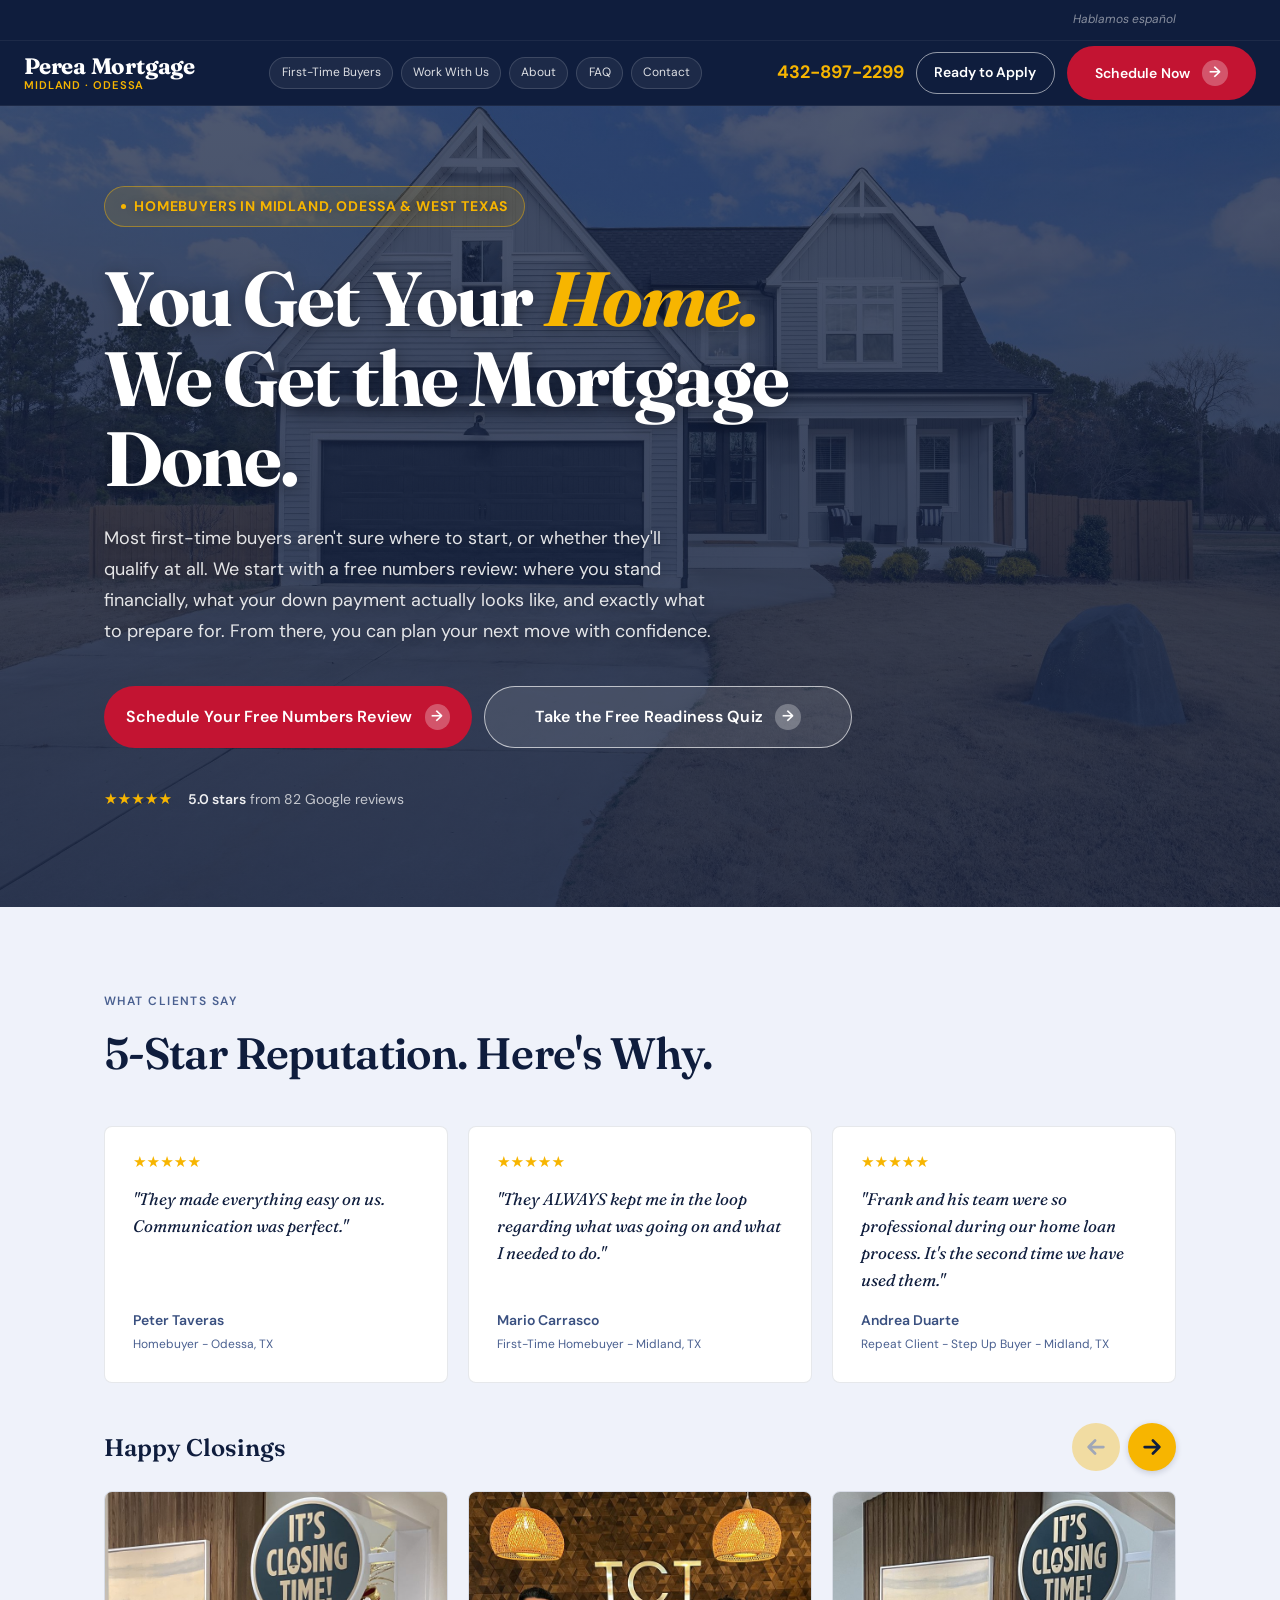
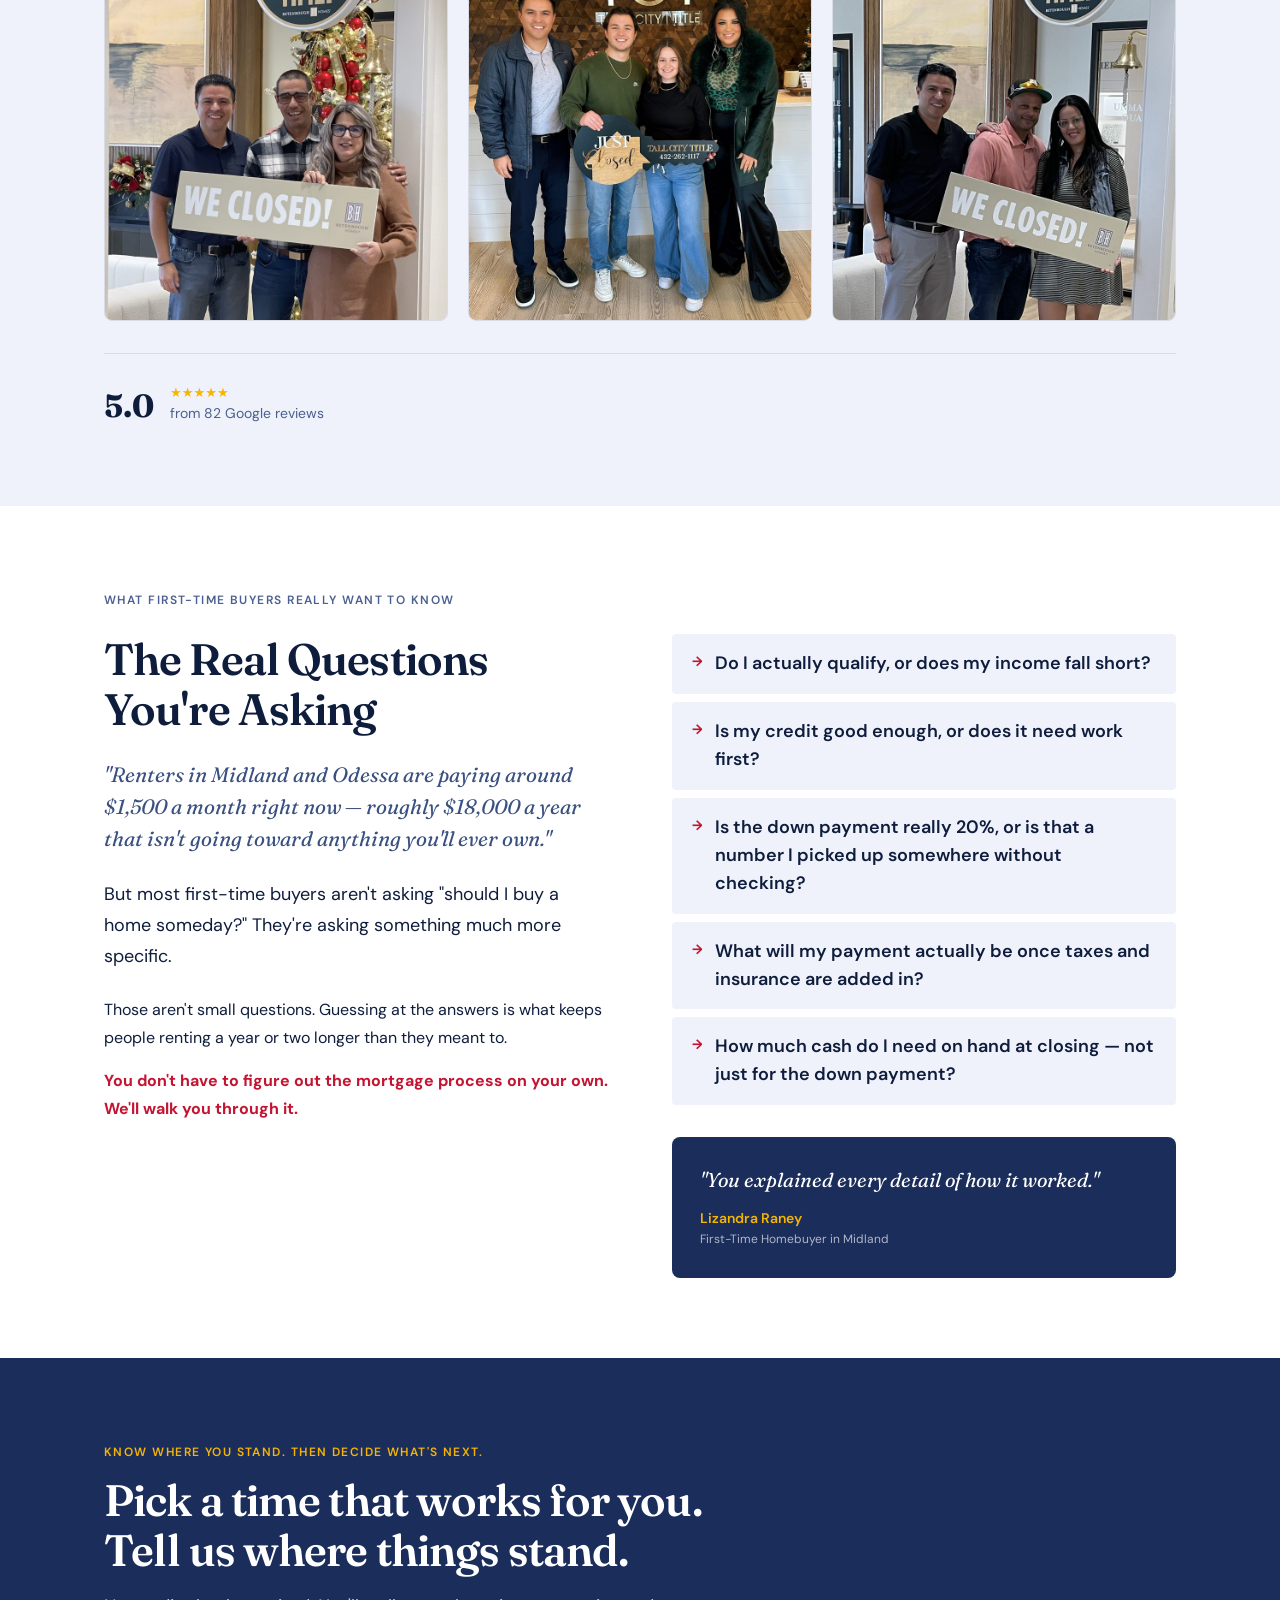
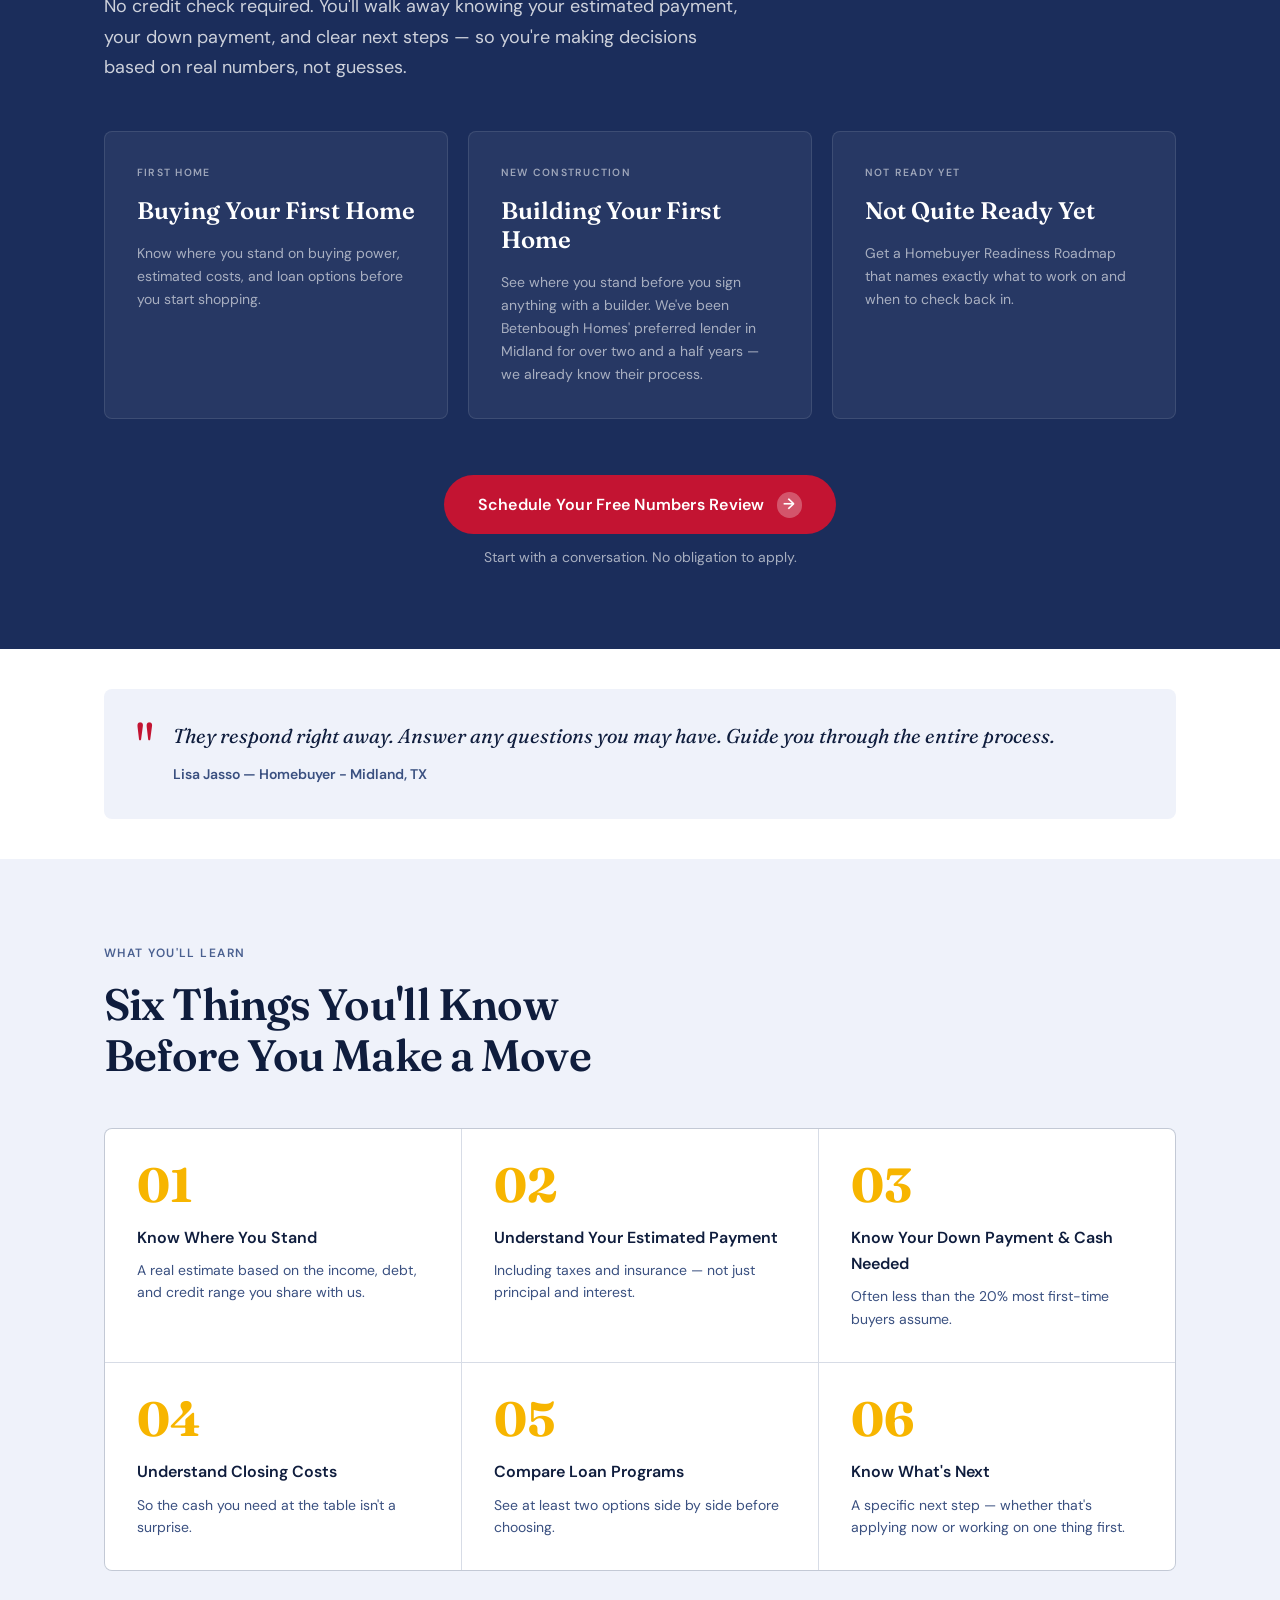
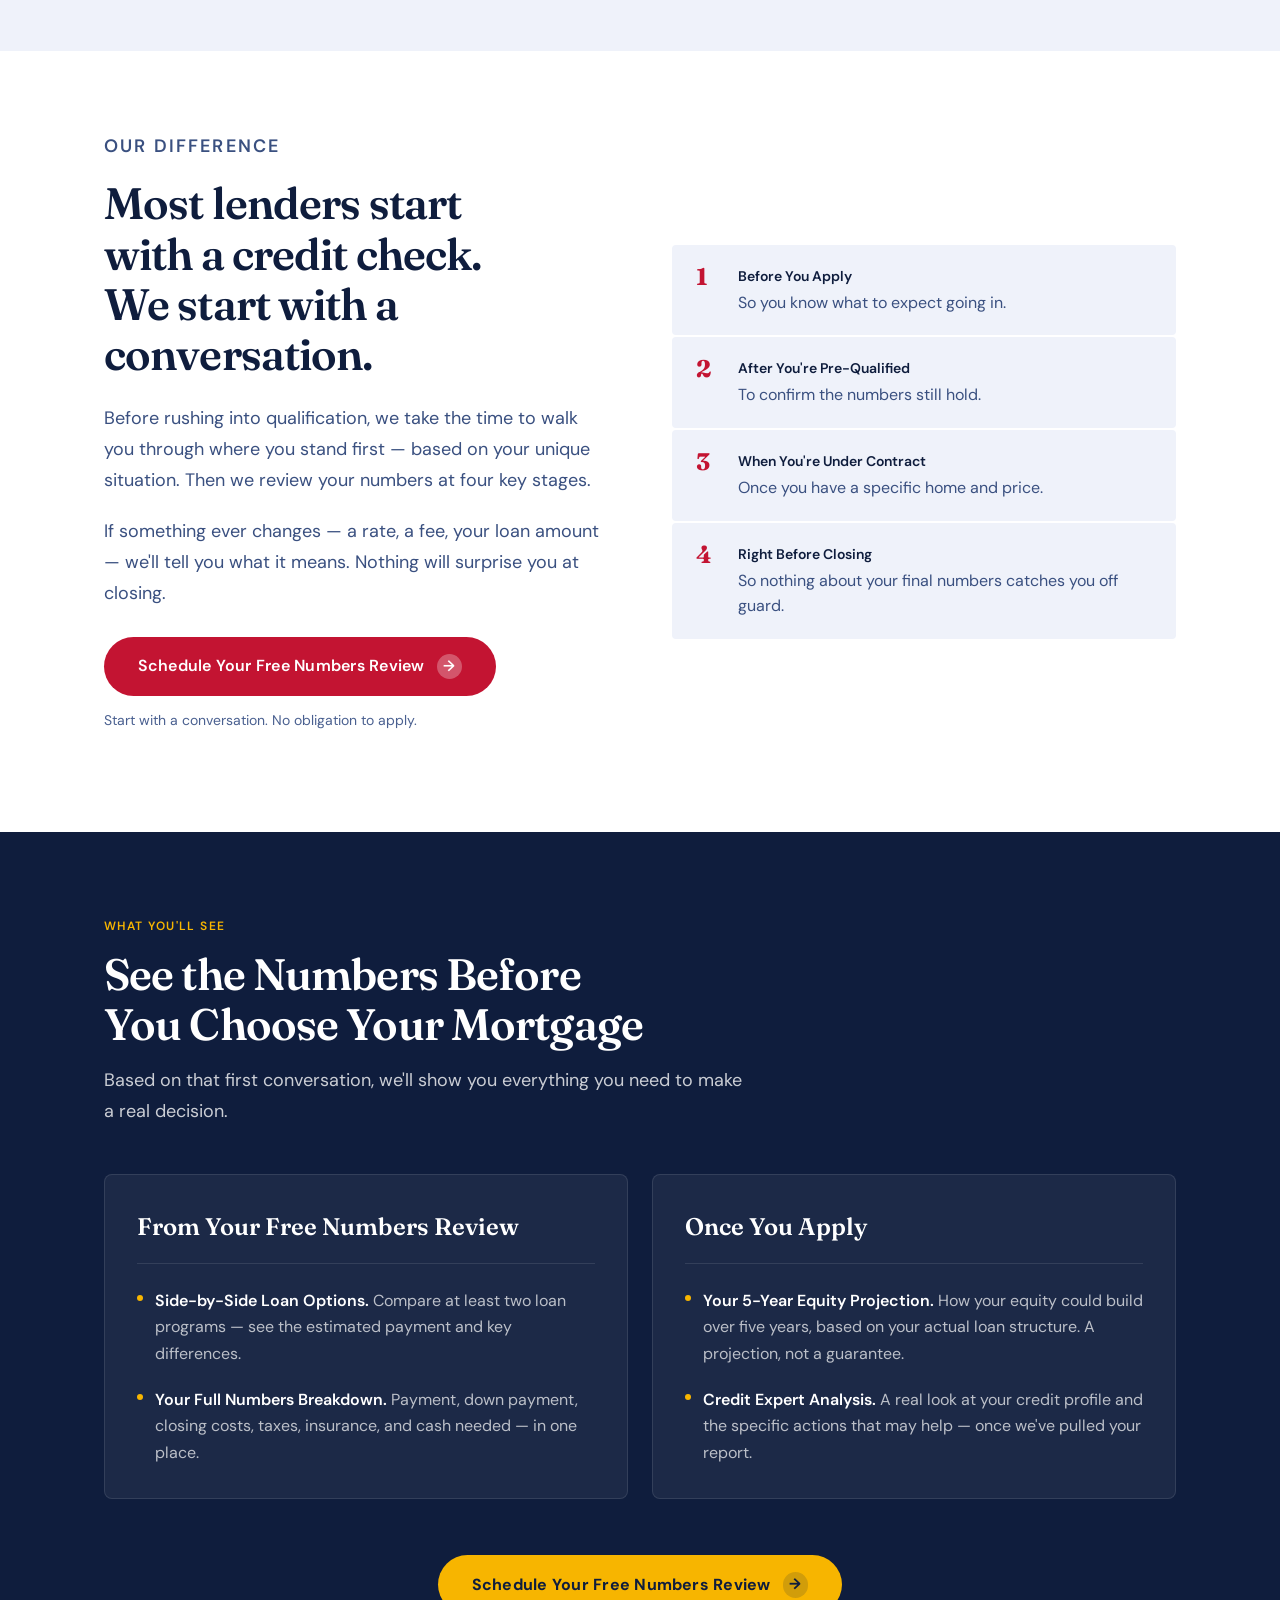
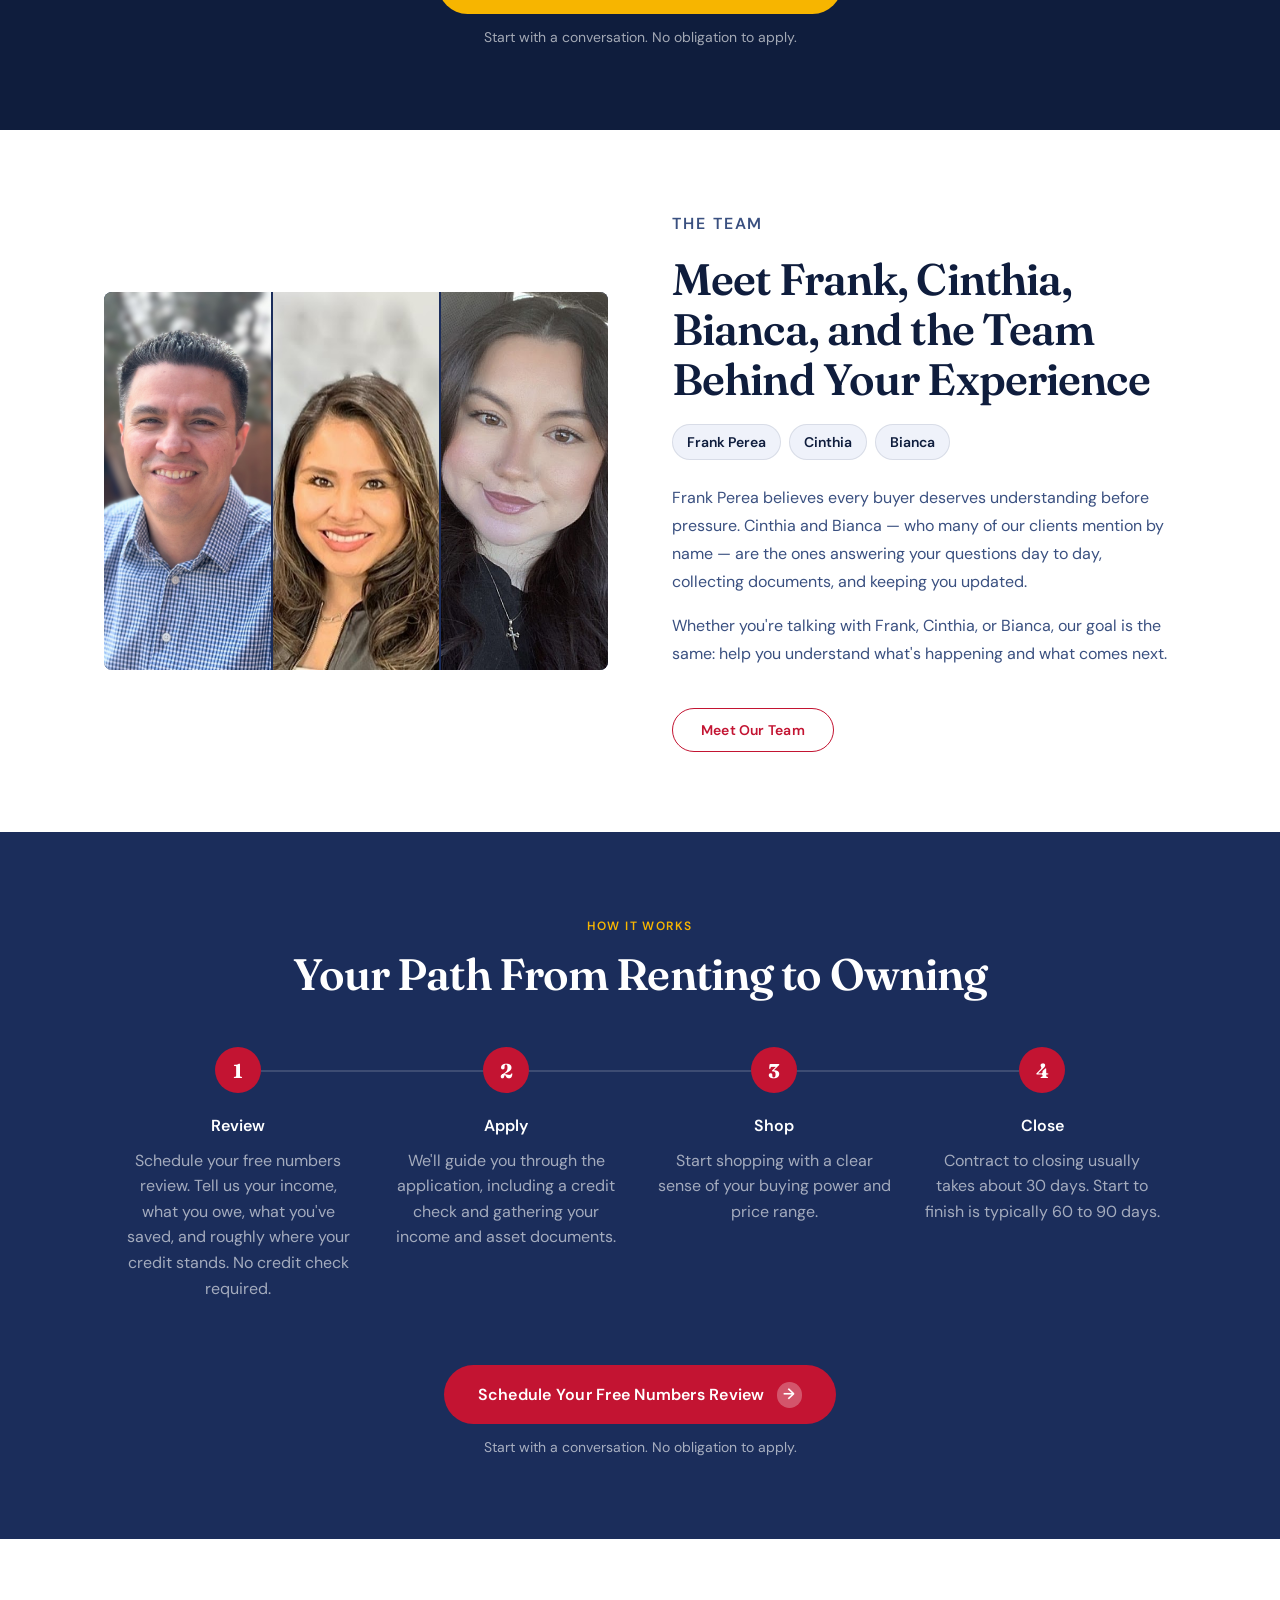
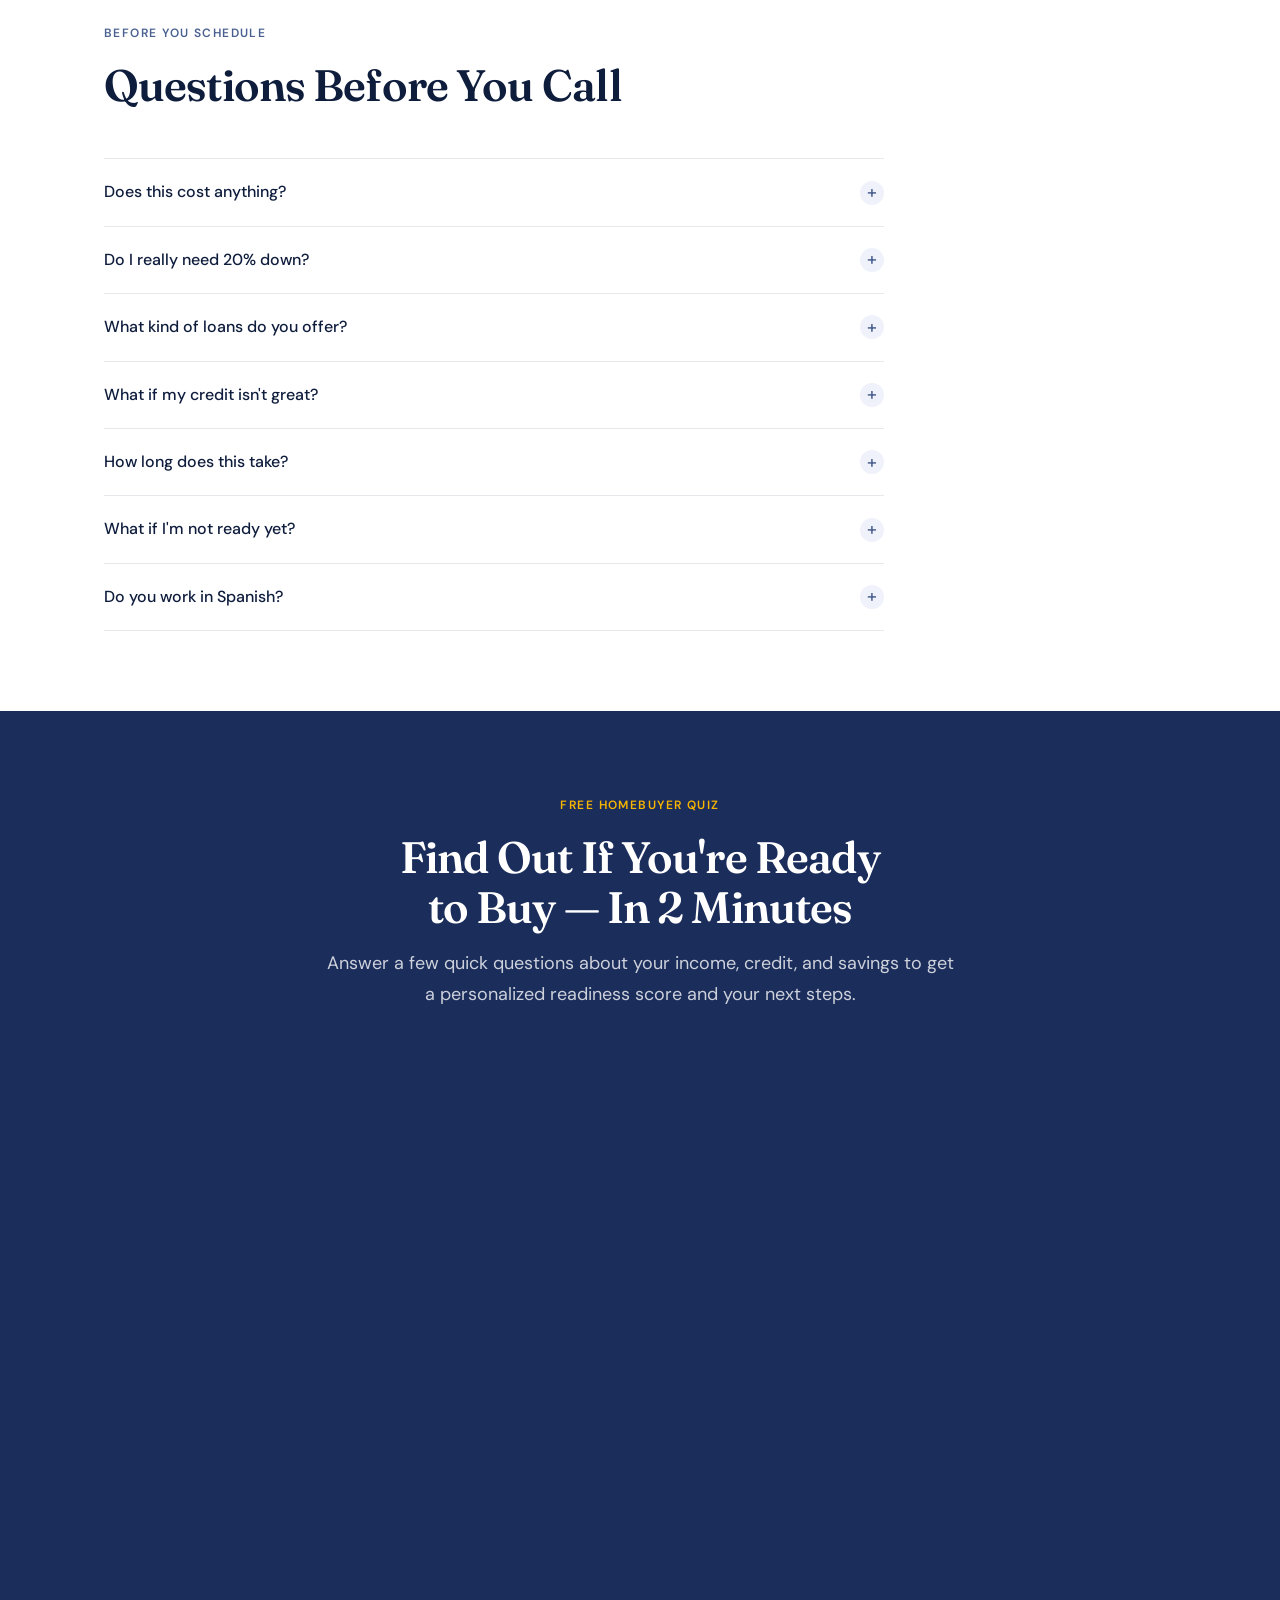
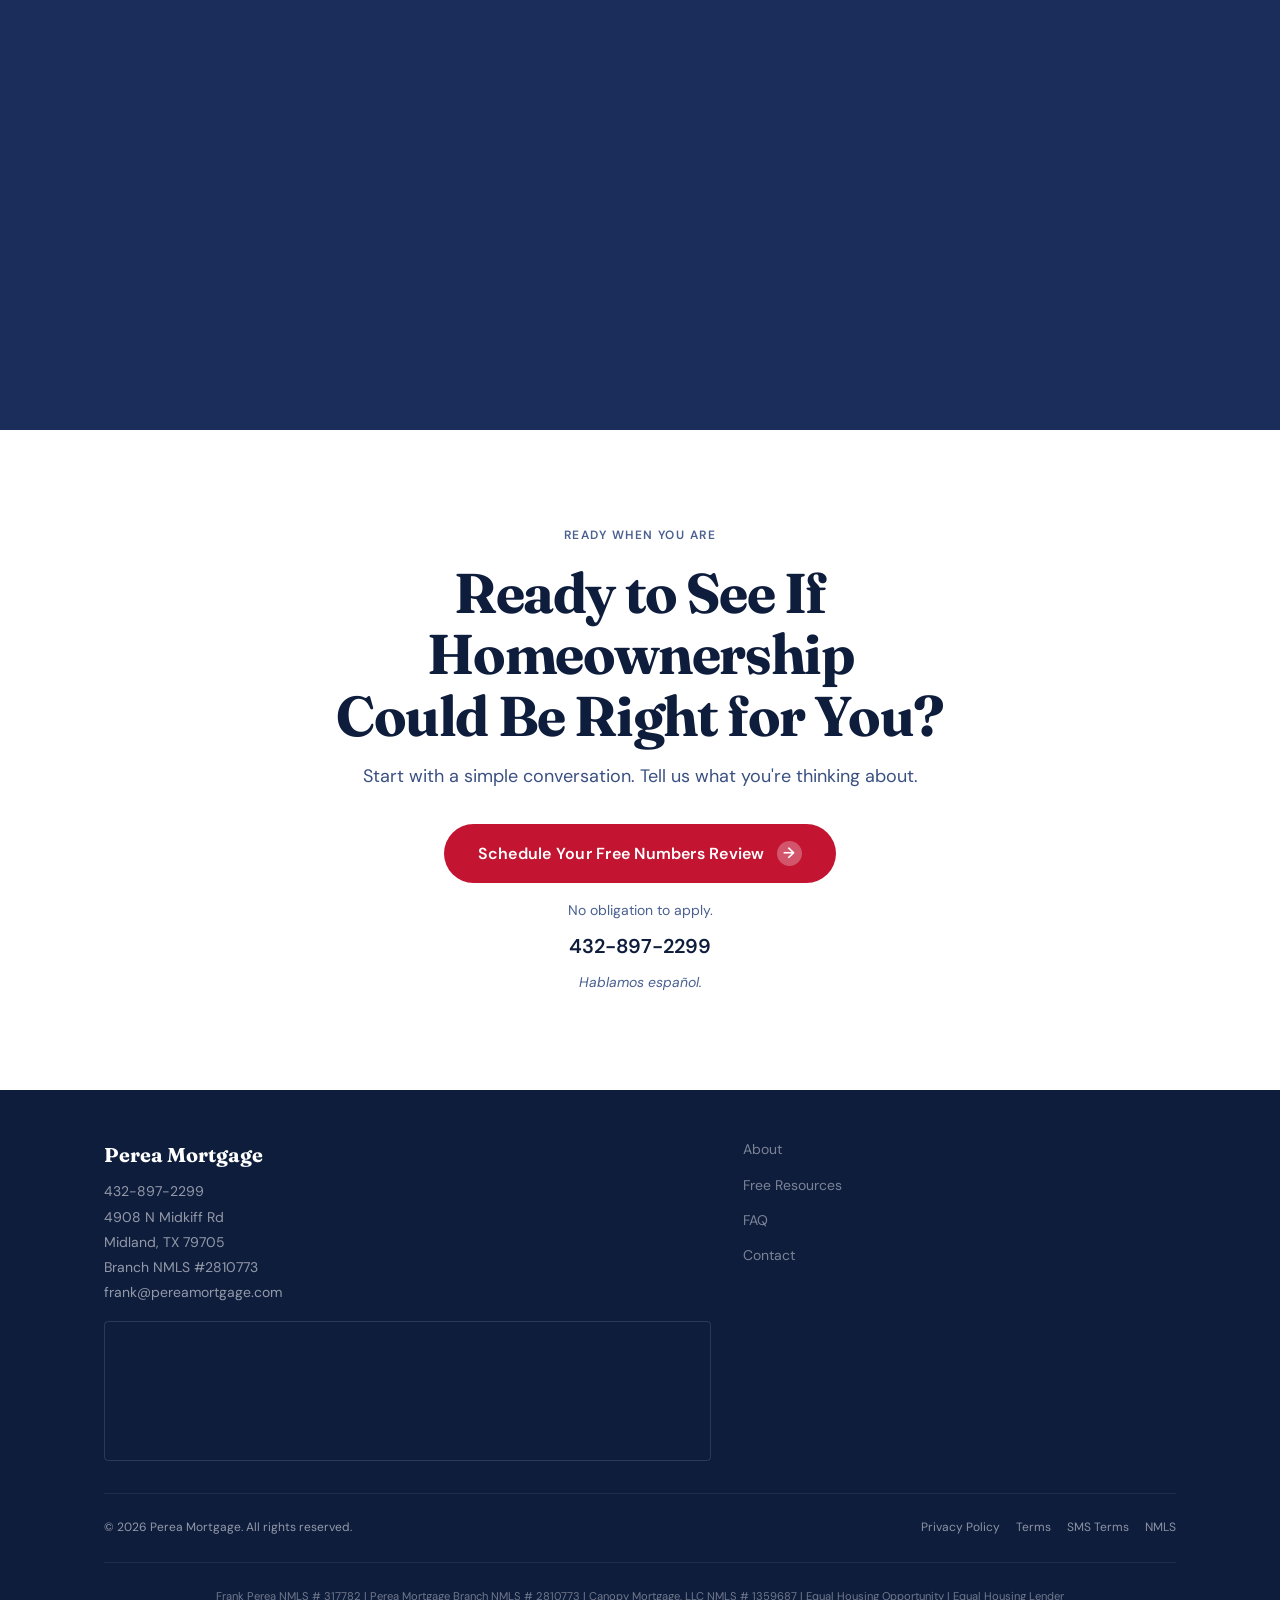
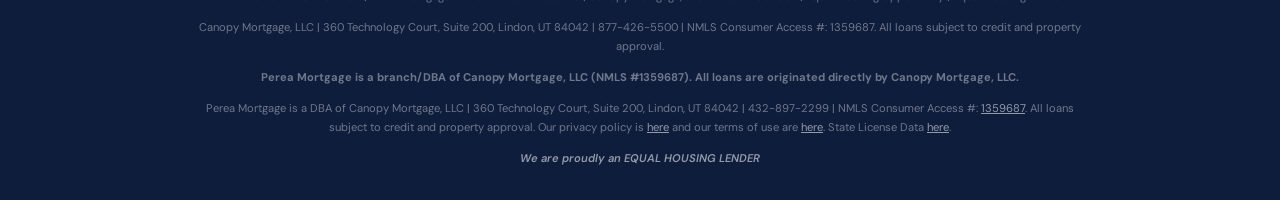
<file: index.html>
<!DOCTYPE html>
<html lang="en">
<head>
  <meta charset="UTF-8">
  <meta name="viewport" content="width=device-width, initial-scale=1.0">
  <title>Perea Mortgage — Midland &amp; Odessa, TX</title>
  <meta name="description" content="Perea Mortgage helps first-time homebuyers in Midland, Odessa, and West Texas understand their numbers before they shop. Free numbers review, no obligation.">
  <meta property="og:type" content="website">
  <meta property="og:url" content="https://pereamortgage.com/">
  <meta property="og:title" content="Perea Mortgage — Midland &amp; Odessa, TX">
  <meta property="og:description" content="Free numbers review for first-time homebuyers in West Texas. Know your estimated payment, down payment, and next steps before you shop.">
  <meta property="og:image" content="https://pereamortgage.com/images/og-image.png">
  <link rel="icon" type="image/svg+xml" href="data:image/svg+xml;utf8,<svg xmlns='http://www.w3.org/2000/svg' viewBox='0 0 100 100'><rect width='100' height='100' rx='18' fill='%230F1D3D'/><text x='50' y='70' font-family='Georgia,serif' font-size='58' font-weight='700' fill='%23F7B500' text-anchor='middle'>P</text></svg>">
  <link rel="preconnect" href="https://fonts.googleapis.com">
  <link rel="preconnect" href="https://fonts.gstatic.com" crossorigin>
  <link href="https://fonts.googleapis.com/css2?family=Fraunces:ital,opsz,wght@0,9..144,400;0,9..144,600;0,9..144,700;1,9..144,300;1,9..144,400;1,9..144,600&family=DM+Sans:ital,opsz,wght@0,9..40,300;0,9..40,400;0,9..40,500;0,9..40,600;1,9..40,300;1,9..40,400&display=swap" rel="stylesheet">
  <link rel="stylesheet" href="styles.css">
  <!-- Google tag (gtag.js) -->
  <script async src="https://www.googletagmanager.com/gtag/js?id=G-0CP8RHRXT9"></script>
  <script>
    window.dataLayer = window.dataLayer || [];
    function gtag(){dataLayer.push(arguments);}
    gtag('js', new Date());

    gtag('config', 'G-0CP8RHRXT9');
  </script>
</head>
<body>

  <!-- ========================================================
       TOPBAR
  ========================================================= -->
  <div class="topbar">
    <div class="rail topbar__inner">
      <span class="topbar__note">Hablamos español</span>
    </div>
  </div>

  <!-- ========================================================
       NAV
  ========================================================= -->
  <nav class="nav">
    <div class="rail">
      <div class="nav__inner">
        <div class="nav__left">
          <button class="nav__toggle" aria-label="Toggle menu" aria-expanded="false">☰</button>
          <a href="#" class="nav__brand">
            <span class="nav__name">Perea Mortgage</span>
            <span class="nav__tag">Midland · Odessa</span>
          </a>
        </div>
        <div class="nav__links">
          <a href="#first-time" class="nav__link">First-Time Buyers</a>
          <a href="#offer"      class="nav__link">Work With Us</a>
          <a href="/about"  class="nav__link">About</a>
          <a href="#faq"        class="nav__link">FAQ</a>
          <a href="#contact"    class="nav__link">Contact</a>
        </div>
        <div class="nav__right">
          <a href="tel:4328972299" class="nav__phone">432-897-2299</a>
          <a href="https://canopymortgage.nanolos.com/loan-application/#/config/start?organization=FrankPerea2549" class="nav__apply" target="_blank" rel="noopener">Ready to Apply</a>
          <a href="/schedule" class="btn btn--primary"><span class="btn__text-full">Schedule Your Free Numbers Review</span><span class="btn__text-short">Schedule Now</span><span class="btn__arrow">→</span></a>
        </div>
      </div>
    </div>
  </nav>

  <!-- ========================================================
       HERO
  ========================================================= -->
  <section class="hero">
    <div class="hero__bg" role="img" aria-label="Modern suburban home with a black garage door and covered front porch"></div>
    <div class="hero__overlay" aria-hidden="true"></div>
    <div class="rail">
      <div class="hero__inner">
        <div class="hero__flag">Homebuyers in Midland, Odessa &amp; West Texas</div>
        <h1 class="hero__headline">
          You Get Your <em>Home.</em><br>
          We Get the Mortgage Done.
        </h1>
        <p class="hero__sub">
          Most first-time buyers aren't sure where to start, or whether they'll qualify at all. We start with a free numbers review: where you stand financially, what your down payment actually looks like, and exactly what to prepare for. From there, you can plan your next move with confidence.
        </p>
        <div class="hero__ctas">
          <a href="/schedule" class="btn btn--primary btn--lg">Schedule Your Free Numbers Review<span class="btn__arrow">→</span></a>
          <a href="#worksheet" class="btn btn--ghost btn--lg">Take the Free Readiness Quiz<span class="btn__arrow">→</span></a>
        </div>
        <div class="hero__trust">
          <div class="stars">★★★★★</div>
          <p class="hero__trust-copy"><strong>5.0 stars</strong> from 82 Google reviews</p>
        </div>
      </div>
    </div>
  </section>

  <!-- ========================================================
       SOCIAL PROOF
  ========================================================= -->
  <section class="section section--alt">
    <div class="rail">
      <div class="sec-header">
        <p class="eyebrow" style="margin-bottom:var(--sp-4)">What Clients Say</p>
        <h2 class="sec-head">5-Star Reputation. Here's Why.</h2>
      </div>
      <div class="reviews-grid">
        <div class="review-card">
          <div class="stars">★★★★★</div>
          <p class="review-card__quote">"They made everything easy on us. Communication was perfect."</p>
          <div>
            <div class="review-card__name">Peter Taveras</div>
            <div class="review-card__role">Homebuyer - Odessa, TX</div>
          </div>
        </div>
        <div class="review-card">
          <div class="stars">★★★★★</div>
          <p class="review-card__quote">"They ALWAYS kept me in the loop regarding what was going on and what I needed to do."</p>
          <div>
            <div class="review-card__name">Mario Carrasco</div>
            <div class="review-card__role">First-Time Homebuyer - Midland, TX</div>
          </div>
        </div>
        <div class="review-card">
          <div class="stars">★★★★★</div>
          <p class="review-card__quote">"Frank and his team were so professional during our home loan process. It's the second time we have used them."</p>
          <div>
            <div class="review-card__name">Andrea Duarte</div>
            <div class="review-card__role">Repeat Client - Step Up Buyer - Midland, TX</div>
          </div>
        </div>
      </div>
      <div class="closings">
        <div class="closings__top">
          <h3 class="closings__head">Happy Closings</h3>
          <div class="closings__nav">
            <button type="button" class="closings__btn" data-dir="-1" aria-label="Previous photos">←</button>
            <button type="button" class="closings__btn" data-dir="1" aria-label="More photos">→</button>
          </div>
        </div>
        <div class="closings-grid">
          <img src="images/closing-1.jpg" alt="Perea Mortgage clients celebrating their home closing with a We Closed sign" width="800" height="1000" loading="lazy">
          <img src="images/closing-6.jpg" alt="Perea Mortgage clients celebrating at the title company with a Just Closed sign" width="800" height="1000" loading="lazy">
          <img src="images/closing-2.jpg" alt="Perea Mortgage clients celebrating their home closing with a We Closed sign" width="800" height="1000" loading="lazy">
          <img src="images/closing-3.jpg" alt="Perea Mortgage clients celebrating their home closing with a We Closed sign" width="800" height="1000" loading="lazy">
          <img src="images/closing-4.jpg" alt="Perea Mortgage client celebrating his home closing with a Cerré sign" width="800" height="1000" loading="lazy">
          <img src="images/closing-5.jpg" alt="A family celebrating their home closing, holding their new keys and a We Closed sign" width="800" height="1000" loading="lazy">
        </div>
      </div>
      <div class="reviews-footer">
        <div class="reviews-score">5.0</div>
        <div>
          <div class="stars" style="margin-bottom:3px;font-size:.82rem">★★★★★</div>
          <div class="reviews-label">from 82 Google reviews</div>
        </div>
      </div>
    </div>
  </section>

  <!-- ========================================================
       PROBLEM
  ========================================================= -->
  <section class="section" id="first-time">
    <div class="rail">
      <p class="eyebrow" style="margin-bottom:var(--sp-6)">What First-Time Buyers Really Want to Know</p>
      <div class="problem-grid">
        <div>
          <h2 class="sec-head" style="margin-bottom:var(--sp-6)">The Real Questions<br>You're Asking</h2>
          <p class="problem-pull">"Renters in Midland and Odessa are paying around $1,500 a month right now — roughly $18,000 a year that isn't going toward anything you'll ever own."</p>
          <p class="problem-body">But most first-time buyers aren't asking "should I buy a home someday?" They're asking something much more specific.</p>
          <div class="problem-close" style="margin-top:var(--sp-6)">
            <p>Those aren't small questions. Guessing at the answers is what keeps people renting a year or two longer than they meant to.</p>
            <p style="margin-top:var(--sp-4)"><strong>You don't have to figure out the mortgage process on your own. We'll walk you through it.</strong></p>
          </div>
        </div>
        <div>
          <div class="questions">
            <div class="question">Do I actually qualify, or does my income fall short?</div>
            <div class="question">Is my credit good enough, or does it need work first?</div>
            <div class="question">Is the down payment really 20%, or is that a number I picked up somewhere without checking?</div>
            <div class="question">What will my payment actually be once taxes and insurance are added in?</div>
            <div class="question">How much cash do I need on hand at closing — not just for the down payment?</div>
          </div>
          <div class="pull-testimonial">
            <p class="pull-testimonial__q">"You explained every detail of how it worked."</p>
            <div class="pull-testimonial__name">Lizandra Raney</div>
            <div class="pull-testimonial__role">First-Time Homebuyer in Midland</div>
          </div>
        </div>
      </div>
    </div>
  </section>

  <!-- ========================================================
       OFFER
  ========================================================= -->
  <section class="section section--dark" id="offer">
    <div class="rail">
      <div class="sec-header">
        <p class="eyebrow eyebrow--gold" style="margin-bottom:var(--sp-3)">Know Where You Stand. Then Decide What's Next.</p>
        <h2 class="sec-head sec-head--light" style="max-width:680px">Pick a time that works for you. Tell us where things stand.</h2>
        <p class="sec-sub sec-sub--light">No credit check required. You'll walk away knowing your estimated payment, your down payment, and clear next steps — so you're making decisions based on real numbers, not guesses.</p>
      </div>
      <div class="offer-cards">
        <div class="offer-card">
          <p class="eyebrow eyebrow--light" style="font-size:.65rem">First Home</p>
          <h3 class="offer-card__title">Buying Your First Home</h3>
          <p class="offer-card__body">Know where you stand on buying power, estimated costs, and loan options before you start shopping.</p>
        </div>
        <div class="offer-card">
          <p class="eyebrow eyebrow--light" style="font-size:.65rem">New Construction</p>
          <h3 class="offer-card__title">Building Your First Home</h3>
          <p class="offer-card__body">See where you stand before you sign anything with a builder. We've been Betenbough Homes' preferred lender in Midland for over two and a half years — we already know their process.</p>
        </div>
        <div class="offer-card">
          <p class="eyebrow eyebrow--light" style="font-size:.65rem">Not Ready Yet</p>
          <h3 class="offer-card__title">Not Quite Ready Yet</h3>
          <p class="offer-card__body">Get a Homebuyer Readiness Roadmap that names exactly what to work on and when to check back in.</p>
        </div>
      </div>
      <div class="section-cta">
        <a href="/schedule" class="btn btn--primary btn--lg">Schedule Your Free Numbers Review<span class="btn__arrow">→</span></a>
        <p class="note">Start with a conversation. No obligation to apply.</p>
      </div>
    </div>
  </section>

  <!-- ========================================================
       INLINE TESTIMONIAL
  ========================================================= -->
  <div style="background:var(--bg);padding:var(--sp-10) 0">
    <div class="rail">
      <div class="inline-t">
        <div class="inline-t__mark">"</div>
        <div>
          <p class="inline-t__q">They respond right away. Answer any questions you may have. Guide you through the entire process.</p>
          <p class="inline-t__by">Lisa Jasso — Homebuyer - Midland, TX</p>
        </div>
      </div>
    </div>
  </div>

  <!-- ========================================================
       BENEFITS
  ========================================================= -->
  <section class="section section--alt">
    <div class="rail">
      <div class="sec-header">
        <p class="eyebrow" style="margin-bottom:var(--sp-4)">What You'll Learn</p>
        <h2 class="sec-head">Six Things You'll Know<br>Before You Make a Move</h2>
      </div>
      <div class="benefits-grid">
        <div class="benefit">
          <div class="benefit__num">01</div>
          <h3 class="benefit__title">Know Where You Stand</h3>
          <p class="benefit__body">A real estimate based on the income, debt, and credit range you share with us.</p>
        </div>
        <div class="benefit">
          <div class="benefit__num">02</div>
          <h3 class="benefit__title">Understand Your Estimated Payment</h3>
          <p class="benefit__body">Including taxes and insurance — not just principal and interest.</p>
        </div>
        <div class="benefit">
          <div class="benefit__num">03</div>
          <h3 class="benefit__title">Know Your Down Payment &amp; Cash Needed</h3>
          <p class="benefit__body">Often less than the 20% most first-time buyers assume.</p>
        </div>
        <div class="benefit">
          <div class="benefit__num">04</div>
          <h3 class="benefit__title">Understand Closing Costs</h3>
          <p class="benefit__body">So the cash you need at the table isn't a surprise.</p>
        </div>
        <div class="benefit">
          <div class="benefit__num">05</div>
          <h3 class="benefit__title">Compare Loan Programs</h3>
          <p class="benefit__body">See at least two options side by side before choosing.</p>
        </div>
        <div class="benefit">
          <div class="benefit__num">06</div>
          <h3 class="benefit__title">Know What's Next</h3>
          <p class="benefit__body">A specific next step — whether that's applying now or working on one thing first.</p>
        </div>
      </div>
    </div>
  </section>

  <!-- ========================================================
       USP
  ========================================================= -->
  <section class="section">
    <div class="rail">
      <div class="usp-grid">
        <div class="usp-text">
          <p class="eyebrow" style="margin-bottom:var(--sp-4)">Our Difference</p>
          <h2 class="sec-head">Most lenders start with a credit check.<br>We start with a conversation.</h2>
          <p style="margin-top:var(--sp-6)">Before rushing into qualification, we take the time to walk you through where you stand first — based on your unique situation. Then we review your numbers at four key stages.</p>
          <p>If something ever changes — a rate, a fee, your loan amount — we'll tell you what it means. Nothing will surprise you at closing.</p>
          <a href="/schedule" class="btn btn--primary btn--lg" style="margin-top:var(--sp-2)">Schedule Your Free Numbers Review<span class="btn__arrow">→</span></a>
          <p style="font-size:var(--fs-sm);color:var(--text-soft);margin-top:var(--sp-3)">Start with a conversation. No obligation to apply.</p>
        </div>
        <div class="usp-stages">
          <div class="usp-stage">
            <div class="usp-stage__n">1</div>
            <div>
              <div class="usp-stage__title">Before You Apply</div>
              <div class="usp-stage__desc">So you know what to expect going in.</div>
            </div>
          </div>
          <div class="usp-stage">
            <div class="usp-stage__n">2</div>
            <div>
              <div class="usp-stage__title">After You're Pre-Qualified</div>
              <div class="usp-stage__desc">To confirm the numbers still hold.</div>
            </div>
          </div>
          <div class="usp-stage">
            <div class="usp-stage__n">3</div>
            <div>
              <div class="usp-stage__title">When You're Under Contract</div>
              <div class="usp-stage__desc">Once you have a specific home and price.</div>
            </div>
          </div>
          <div class="usp-stage">
            <div class="usp-stage__n">4</div>
            <div>
              <div class="usp-stage__title">Right Before Closing</div>
              <div class="usp-stage__desc">So nothing about your final numbers catches you off guard.</div>
            </div>
          </div>
        </div>
      </div>
    </div>
  </section>

  <!-- ========================================================
       GUARANTEE
  ========================================================= -->
  <section class="section section--deep">
    <div class="rail">
      <div class="sec-header">
        <p class="eyebrow eyebrow--gold" style="margin-bottom:var(--sp-3)">What You'll See</p>
        <h2 class="sec-head sec-head--light">See the Numbers Before<br>You Choose Your Mortgage</h2>
        <p class="sec-sub sec-sub--light">Based on that first conversation, we'll show you everything you need to make a real decision.</p>
      </div>
      <div class="guarantee-grid">
        <div class="gblock">
          <div class="gblock__title">From Your Free Numbers Review</div>
          <div class="gitems">
            <div class="gitem">
              <div class="gitem__dot"></div>
              <p class="gitem__text"><strong>Side-by-Side Loan Options.</strong> Compare at least two loan programs — see the estimated payment and key differences.</p>
            </div>
            <div class="gitem">
              <div class="gitem__dot"></div>
              <p class="gitem__text"><strong>Your Full Numbers Breakdown.</strong> Payment, down payment, closing costs, taxes, insurance, and cash needed — in one place.</p>
            </div>
          </div>
        </div>
        <div class="gblock">
          <div class="gblock__title">Once You Apply</div>
          <div class="gitems">
            <div class="gitem">
              <div class="gitem__dot"></div>
              <p class="gitem__text"><strong>Your 5-Year Equity Projection.</strong> How your equity could build over five years, based on your actual loan structure. A projection, not a guarantee.</p>
            </div>
            <div class="gitem">
              <div class="gitem__dot"></div>
              <p class="gitem__text"><strong>Credit Expert Analysis.</strong> A real look at your credit profile and the specific actions that may help — once we've pulled your report.</p>
            </div>
          </div>
        </div>
      </div>
      <div class="section-cta" style="margin-top:var(--sp-10)">
        <a href="/schedule" class="btn btn--gold btn--lg">Schedule Your Free Numbers Review<span class="btn__arrow">→</span></a>
        <p class="note">Start with a conversation. No obligation to apply.</p>
      </div>
    </div>
  </section>

  <!-- ========================================================
       ABOUT
  ========================================================= -->
  <section class="section" id="about">
    <div class="rail">
      <div class="about-grid">
        <div class="about-photo about-photo--split">
          <div class="about-photo__cell"><img src="images/frank-perea.jpg" alt="Frank Perea"></div>
          <div class="about-photo__cell"><img src="images/cinthia-perea.jpg" alt="Cinthia Perea"></div>
          <div class="about-photo__cell"><img src="images/bianca-gambino.jpg" alt="Bianca Gambino"></div>
        </div>
        <div class="about-text">
          <p class="eyebrow" style="margin-bottom:var(--sp-4)">The Team</p>
          <h2 class="sec-head">Meet Frank, Cinthia, Bianca, and the Team Behind Your Experience</h2>
          <div class="chips">
            <span class="chip">Frank Perea</span>
            <span class="chip">Cinthia</span>
            <span class="chip">Bianca</span>
          </div>
          <p>Frank Perea believes every buyer deserves understanding before pressure. Cinthia and Bianca — who many of our clients mention by name — are the ones answering your questions day to day, collecting documents, and keeping you updated.</p>
          <p>Whether you're talking with Frank, Cinthia, or Bianca, our goal is the same: help you understand what's happening and what comes next.</p>
          <a href="/about" class="btn btn--outline" style="margin-top:var(--sp-6)">Meet Our Team</a>
        </div>
      </div>
    </div>
  </section>

  <!-- ========================================================
       PROCESS
  ========================================================= -->
  <section class="section section--dark">
    <div class="rail">
      <div class="sec-header" style="text-align:center">
        <p class="eyebrow eyebrow--gold" style="margin-bottom:var(--sp-3)">How It Works</p>
        <h2 class="sec-head sec-head--light">Your Path From Renting to Owning</h2>
      </div>
      <div class="process-row">
        <div class="process-step">
          <div class="process-step__num">1</div>
          <h3 class="process-step__title">Review</h3>
          <p class="process-step__desc">Schedule your free numbers review. Tell us your income, what you owe, what you've saved, and roughly where your credit stands. No credit check required.</p>
        </div>
        <div class="process-step">
          <div class="process-step__num">2</div>
          <h3 class="process-step__title">Apply</h3>
          <p class="process-step__desc">We'll guide you through the application, including a credit check and gathering your income and asset documents.</p>
        </div>
        <div class="process-step">
          <div class="process-step__num">3</div>
          <h3 class="process-step__title">Shop</h3>
          <p class="process-step__desc">Start shopping with a clear sense of your buying power and price range.</p>
        </div>
        <div class="process-step">
          <div class="process-step__num">4</div>
          <h3 class="process-step__title">Close</h3>
          <p class="process-step__desc">Contract to closing usually takes about 30 days. Start to finish is typically 60 to 90 days.</p>
        </div>
      </div>
      <div class="section-cta">
        <a href="/schedule" class="btn btn--primary btn--lg">Schedule Your Free Numbers Review<span class="btn__arrow">→</span></a>
        <p class="note">Start with a conversation. No obligation to apply.</p>
      </div>
    </div>
  </section>

  <!-- ========================================================
       FAQ
  ========================================================= -->
  <section class="section" id="faq">
    <div class="rail">
      <div class="sec-header">
        <p class="eyebrow" style="margin-bottom:var(--sp-4)">Before You Schedule</p>
        <h2 class="sec-head">Questions Before You Call</h2>
      </div>
      <div class="faq rail--narrow" style="max-width:780px">
        <div class="faq-item">
          <div class="faq-q" onclick="toggleFaq(this.parentElement)">Does this cost anything?<span class="faq-toggle">+</span></div>
          <div class="faq-a"><div class="faq-a__body">No. The consultation, the numbers review, and the credit analysis are free.</div></div>
        </div>
        <div class="faq-item">
          <div class="faq-q" onclick="toggleFaq(this.parentElement)">Do I really need 20% down?<span class="faq-toggle">+</span></div>
          <div class="faq-a"><div class="faq-a__body">Usually not. We'll tell you the real number for your situation.</div></div>
        </div>
        <div class="faq-item">
          <div class="faq-q" onclick="toggleFaq(this.parentElement)">What kind of loans do you offer?<span class="faq-toggle">+</span></div>
          <div class="faq-a"><div class="faq-a__body">FHA, VA, Conventional, USDA, and First-Time Homebuyer Down Payment Assistance programs. Most buyers don't call already knowing which one they need — figuring out which program fits is part of your free numbers review.</div></div>
        </div>
        <div class="faq-item">
          <div class="faq-q" onclick="toggleFaq(this.parentElement)">What if my credit isn't great?<span class="faq-toggle">+</span></div>
          <div class="faq-a"><div class="faq-a__body">On your free numbers review we'll talk through your credit range — no pull required. If you apply, we'll run a full Credit Expert Analysis on your actual report with specific next steps.</div></div>
        </div>
        <div class="faq-item">
          <div class="faq-q" onclick="toggleFaq(this.parentElement)">How long does this take?<span class="faq-toggle">+</span></div>
          <div class="faq-a"><div class="faq-a__body">Contract to closing usually takes about 30 days. Start to finish, 60 to 90 days.</div></div>
        </div>
        <div class="faq-item">
          <div class="faq-q" onclick="toggleFaq(this.parentElement)">What if I'm not ready yet?<span class="faq-toggle">+</span></div>
          <div class="faq-a"><div class="faq-a__body">We'll give you a Homebuyer Readiness Roadmap and a specific time to check back in.</div></div>
        </div>
        <div class="faq-item">
          <div class="faq-q" onclick="toggleFaq(this.parentElement)">Do you work in Spanish?<span class="faq-toggle">+</span></div>
          <div class="faq-a"><div class="faq-a__body">Yes. Many of the families we work with prefer Spanish, and our team can help in both languages. Hablamos español.</div></div>
        </div>
      </div>
    </div>
  </section>

  <!-- ========================================================
       LEAD MAGNET — HOMEBUYER READINESS QUIZ
  ========================================================= -->
  <section class="section section--dark" id="worksheet">
    <div class="rail rail--narrow" style="text-align:center">
      <p class="eyebrow eyebrow--gold" style="margin-bottom:var(--sp-4)">Free Homebuyer Quiz</p>
      <h2 class="sec-head sec-head--light">Find Out If You're Ready to Buy — In 2 Minutes</h2>
      <p class="sec-sub sec-sub--light" style="margin-left:auto;margin-right:auto;margin-bottom:var(--sp-8)">
        Answer a few quick questions about your income, credit, and savings to get a personalized readiness score and your next steps.
      </p>
      <iframe src="https://api.leadconnectorhq.com/widget/quiz/b3iVhvzXFEKZi1ceVLT3" style="border:none;width:100%;min-height:900px;border-radius:var(--radius-lg);" scrolling="no" id="b3iVhvzXFEKZi1ceVLT3" title="Homebuyer Readiness Quiz" data-cookie-consent="true" data-cookie-consent-provider="auto"></iframe>
    </div>
  </section>

  <!-- ========================================================
       FINAL CTA
  ========================================================= -->
  <section class="final-cta" id="schedule">
    <div class="rail">
      <p class="eyebrow" style="margin-bottom:var(--sp-4);display:block;text-align:center">Ready When You Are</p>
      <h2 class="final-cta__head">Ready to See If Homeownership<br>Could Be Right for You?</h2>
      <p class="final-cta__sub">Start with a simple conversation. Tell us what you're thinking about.</p>
      <a href="/schedule" class="btn btn--primary btn--lg">Schedule Your Free Numbers Review<span class="btn__arrow">→</span></a>
      <p class="final-cta__note">No obligation to apply.</p>
      <a href="tel:4328972299" class="final-cta__phone">432-897-2299</a>
      <p class="final-cta__es">Hablamos español.</p>
    </div>
  </section>

  <!-- ========================================================
       FOOTER
  ========================================================= -->
  <footer class="footer" id="contact">
    <div class="rail">
      <div class="footer__top">
        <div>
          <div class="footer__logo">Perea Mortgage</div>
          <div class="footer__addr">
            <a href="tel:4328972299">432-897-2299</a><br>
            4908 N Midkiff Rd<br>
            Midland, TX 79705<br>
            Branch NMLS #2810773<br>
            <a href="mailto:frank@pereamortgage.com">frank@pereamortgage.com</a>
          </div>
          <div class="footer__map">
            <iframe src="https://www.google.com/maps/embed?pb=!1m18!1m12!1m3!1d3382.100028669285!2d-102.1306237!3d32.0394838!2m3!1f0!2f0!3f0!3m2!1i1024!2i768!4f13.1!3m3!1m2!1s0x86fbd9a359187da5%3A0xdb8682e7aff780e2!2sPerea%20Mortgage!5e0!3m2!1sen!2sus!4v1789484237851!5m2!1sen!2sus" loading="lazy" referrerpolicy="no-referrer-when-downgrade" title="Perea Mortgage office location"></iframe>
          </div>
        </div>
        <div class="footer__links">
          <a href="/about" class="footer__link">About</a>
          <a href="#worksheet" class="footer__link">Free Resources</a>
          <a href="#faq"       class="footer__link">FAQ</a>
          <a href="#contact"   class="footer__link">Contact</a>
        </div>
      </div>
      <div class="footer__bottom">
        <p class="footer__copy">© 2026 Perea Mortgage. All rights reserved.</p>
        <div class="footer__legal">
          <a href="/privacy">Privacy Policy</a>
          <a href="https://canopymortgage.com/terms-of-use/" target="_blank" rel="noopener">Terms</a>
          <a href="/sms-terms">SMS Terms</a>
          <a href="http://www.nmlsconsumeraccess.org/EntityDetails.aspx/COMPANY/1359687" target="_blank" rel="noopener">NMLS</a>
        </div>
      </div>
      <div class="footer__disclosure">
        <p>Frank Perea NMLS # 317782 | Perea Mortgage Branch NMLS # 2810773 | Canopy Mortgage, LLC NMLS # 1359687 | Equal Housing Opportunity | Equal Housing Lender</p>
        <p>Canopy Mortgage, LLC | 360 Technology Court, Suite 200, Lindon, UT 84042 | 877-426-5500 | NMLS Consumer Access #: 1359687. All loans subject to credit and property approval.</p>
        <p><strong>Perea Mortgage is a branch/DBA of Canopy Mortgage, LLC (NMLS #1359687). All loans are originated directly by Canopy Mortgage, LLC.</strong></p>
        <p>Perea Mortgage is a DBA of Canopy Mortgage, LLC | 360 Technology Court, Suite 200, Lindon, UT 84042 | 432-897-2299 | NMLS Consumer Access #: <a href="http://www.nmlsconsumeraccess.org/EntityDetails.aspx/COMPANY/1359687" target="_blank" rel="noopener">1359687</a>. All loans subject to credit and property approval. Our privacy policy is <a href="/privacy">here</a> and our terms of use are <a href="https://canopymortgage.com/terms-of-use/" target="_blank" rel="noopener">here</a>. State License Data <a href="http://www.canopymortgage.com/state-licenses/" target="_blank" rel="noopener">here</a>.</p>
        <p>We are proudly an EQUAL HOUSING LENDER</p>
      </div>
    </div>
  </footer>

  <!-- ========================================================
       JS
  ========================================================= -->
  <script>
    // FAQ accordion
    function toggleFaq(item) {
      const isOpen = item.classList.contains('open');
      document.querySelectorAll('.faq-item.open').forEach(el => el.classList.remove('open'));
      if (!isOpen) item.classList.add('open');
    }
  </script>
  <script src="https://link.msgsndr.com/js/form_embed.js"></script>
  <script src="script.js"></script>

</body>
</html>
</file>
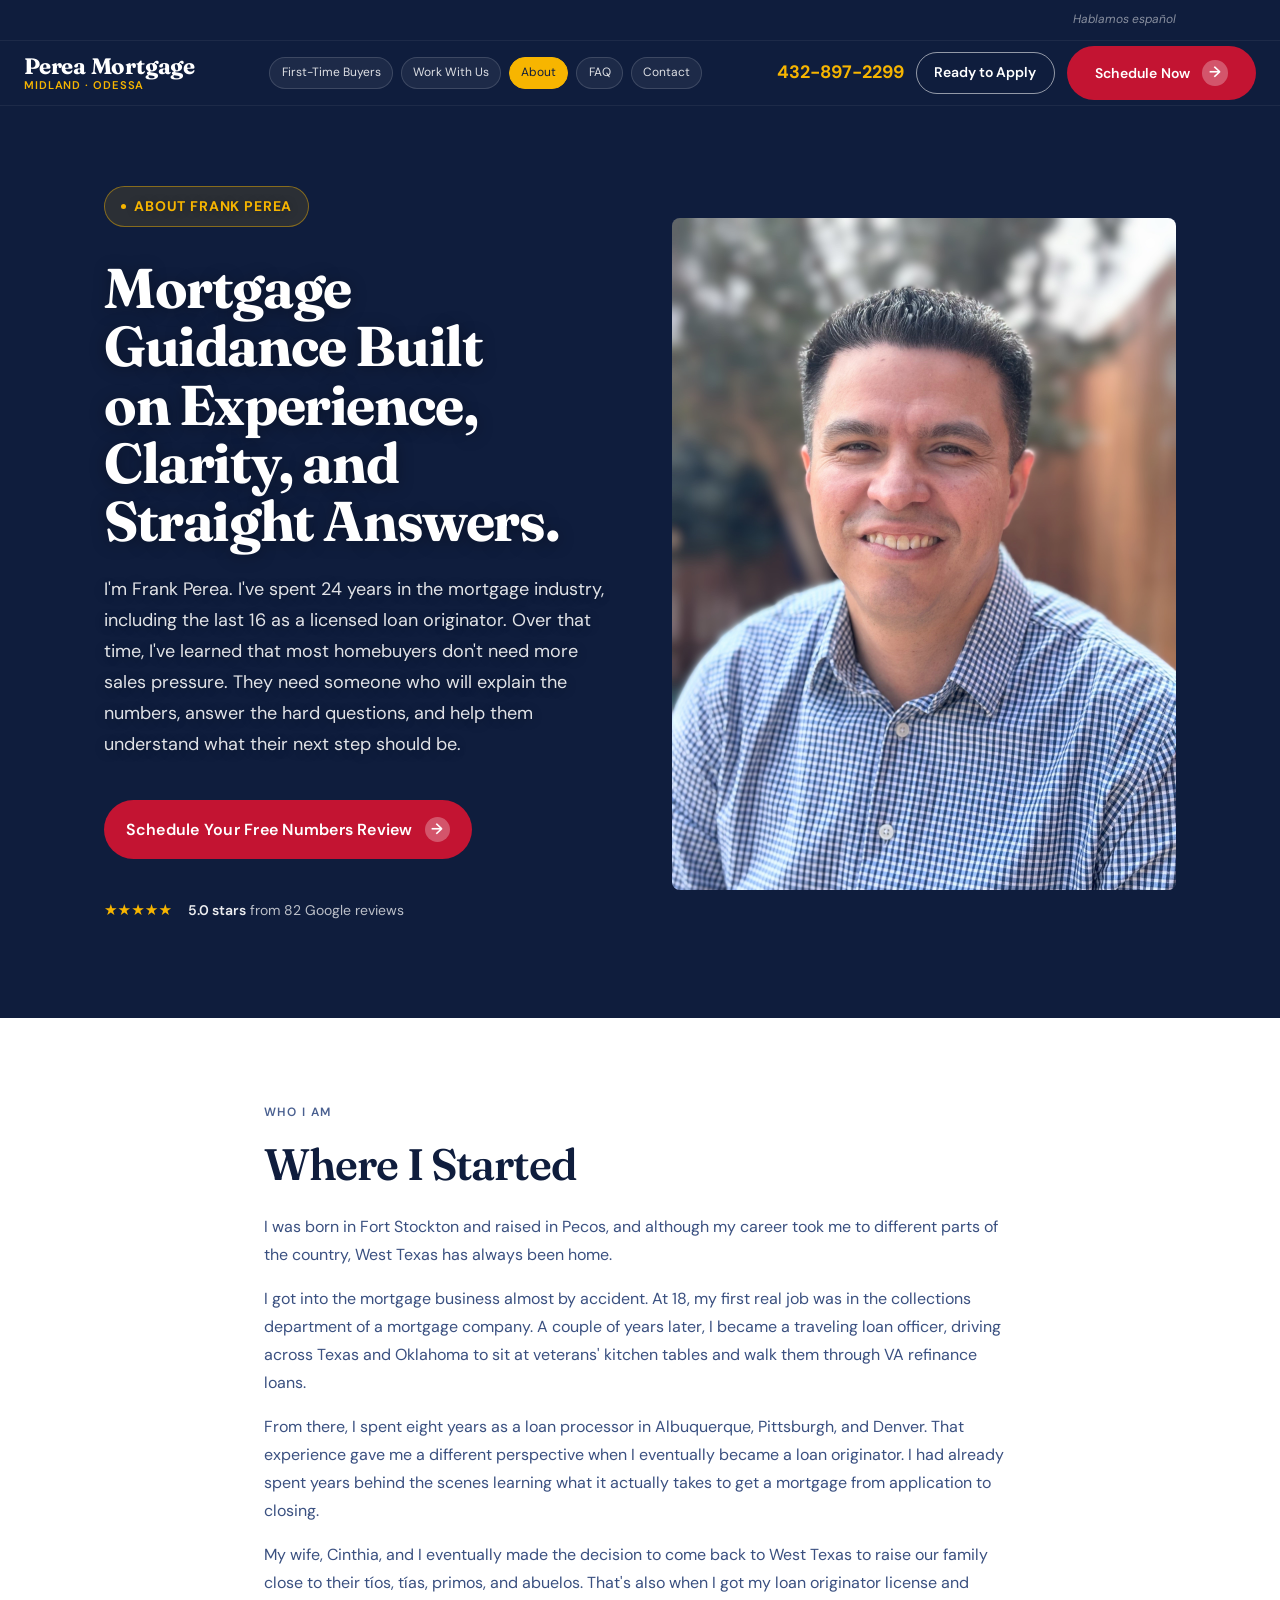
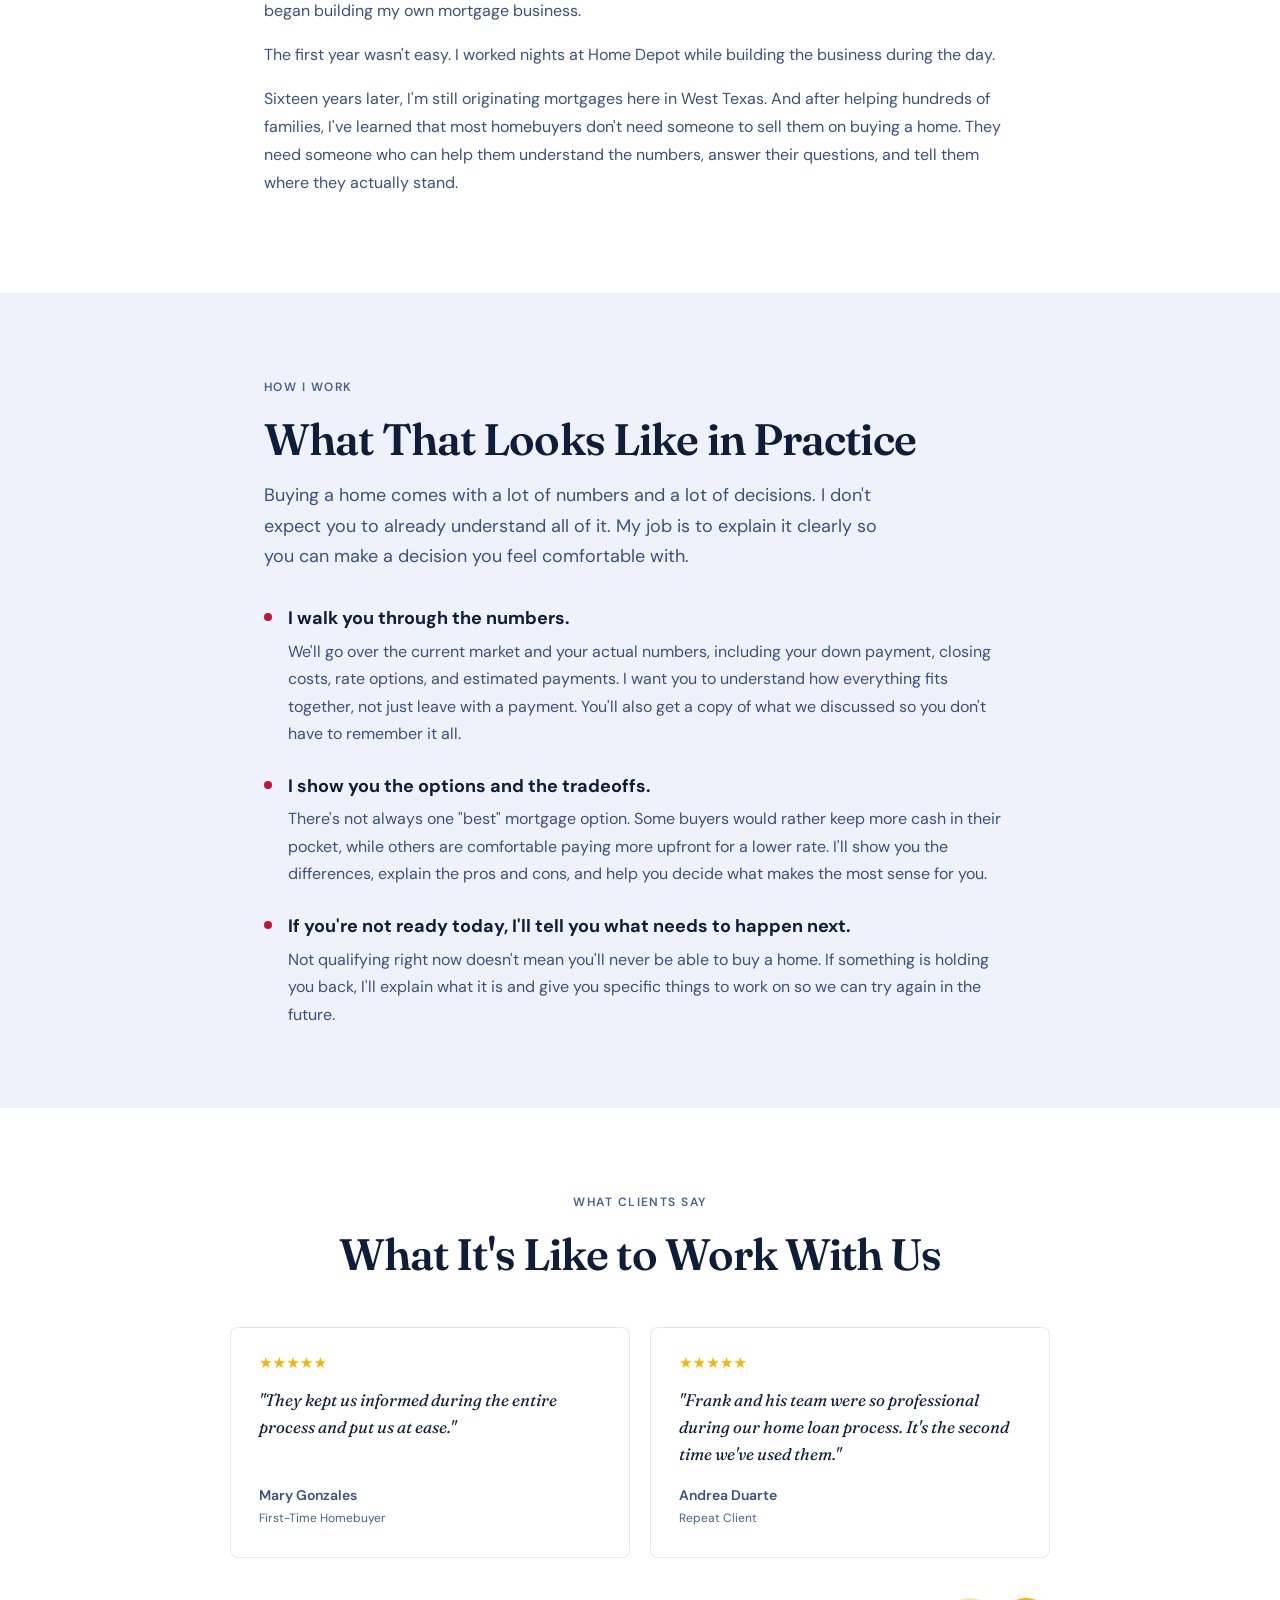
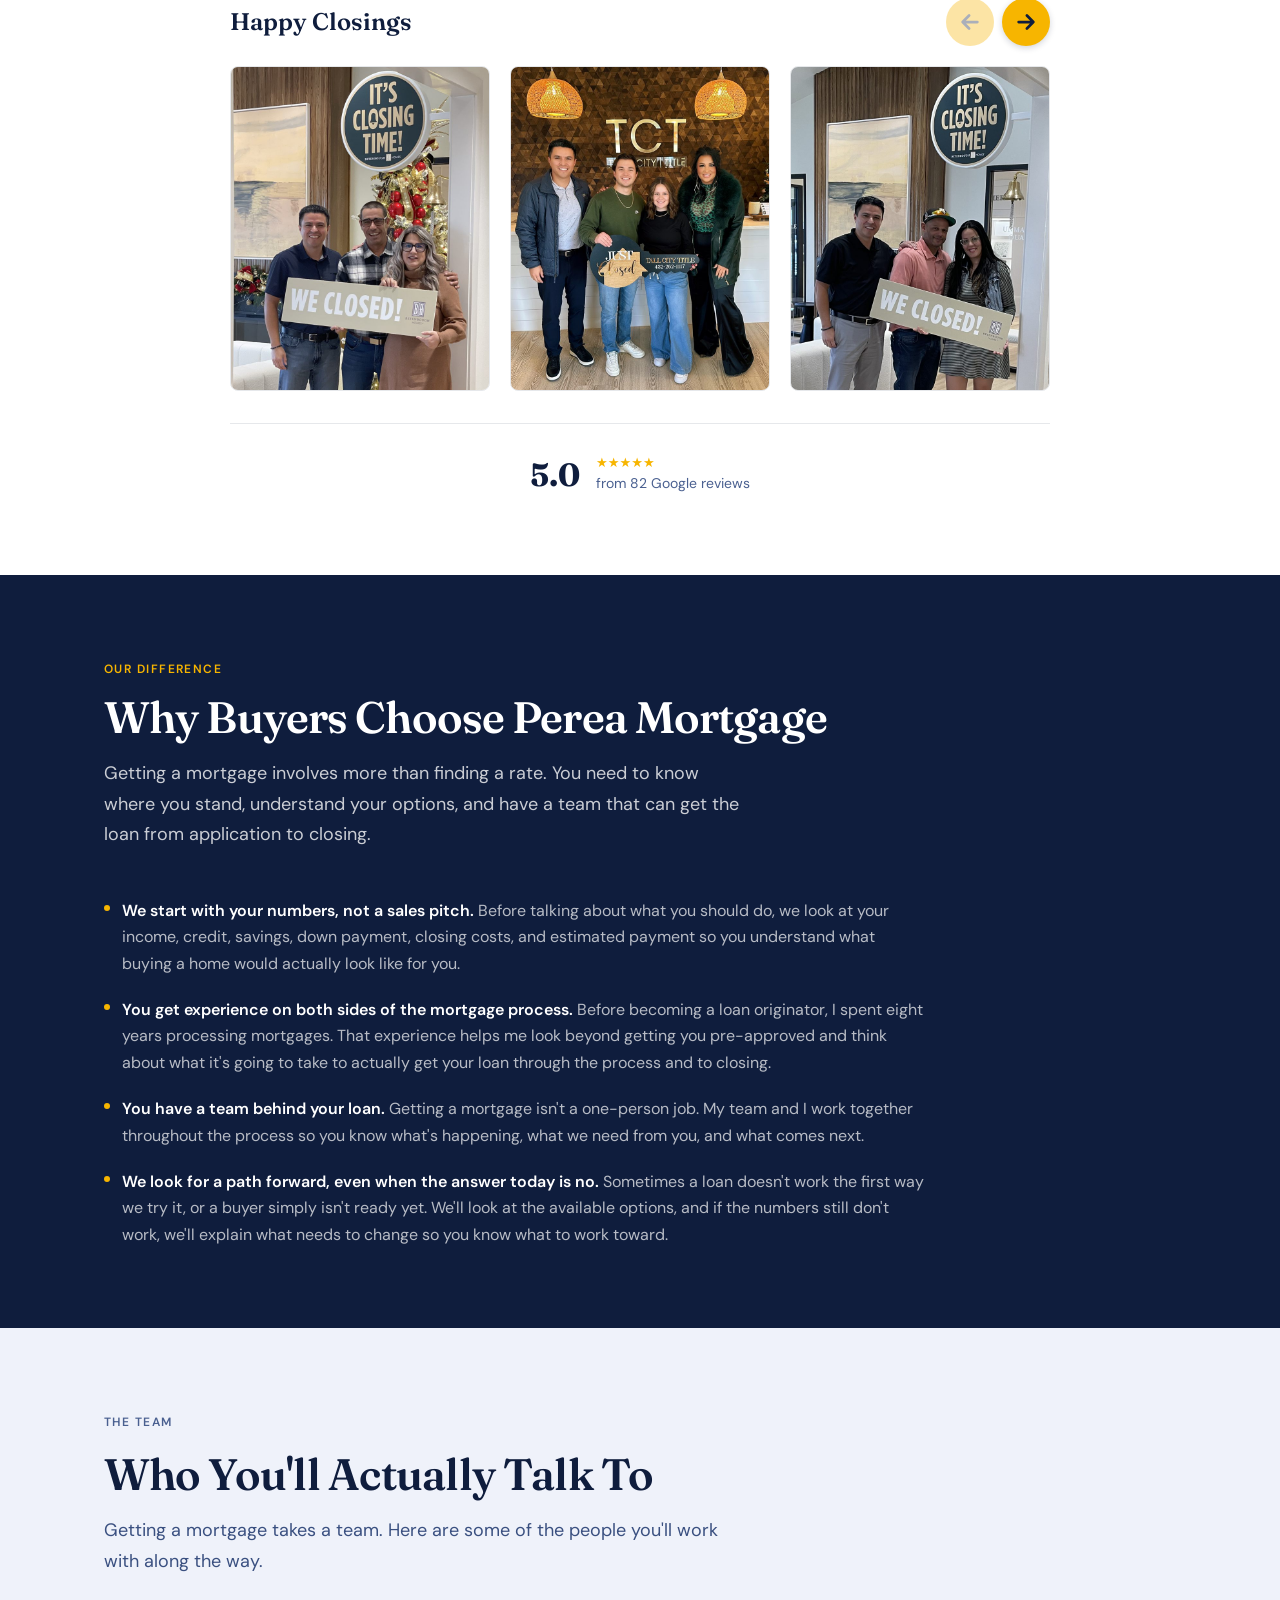
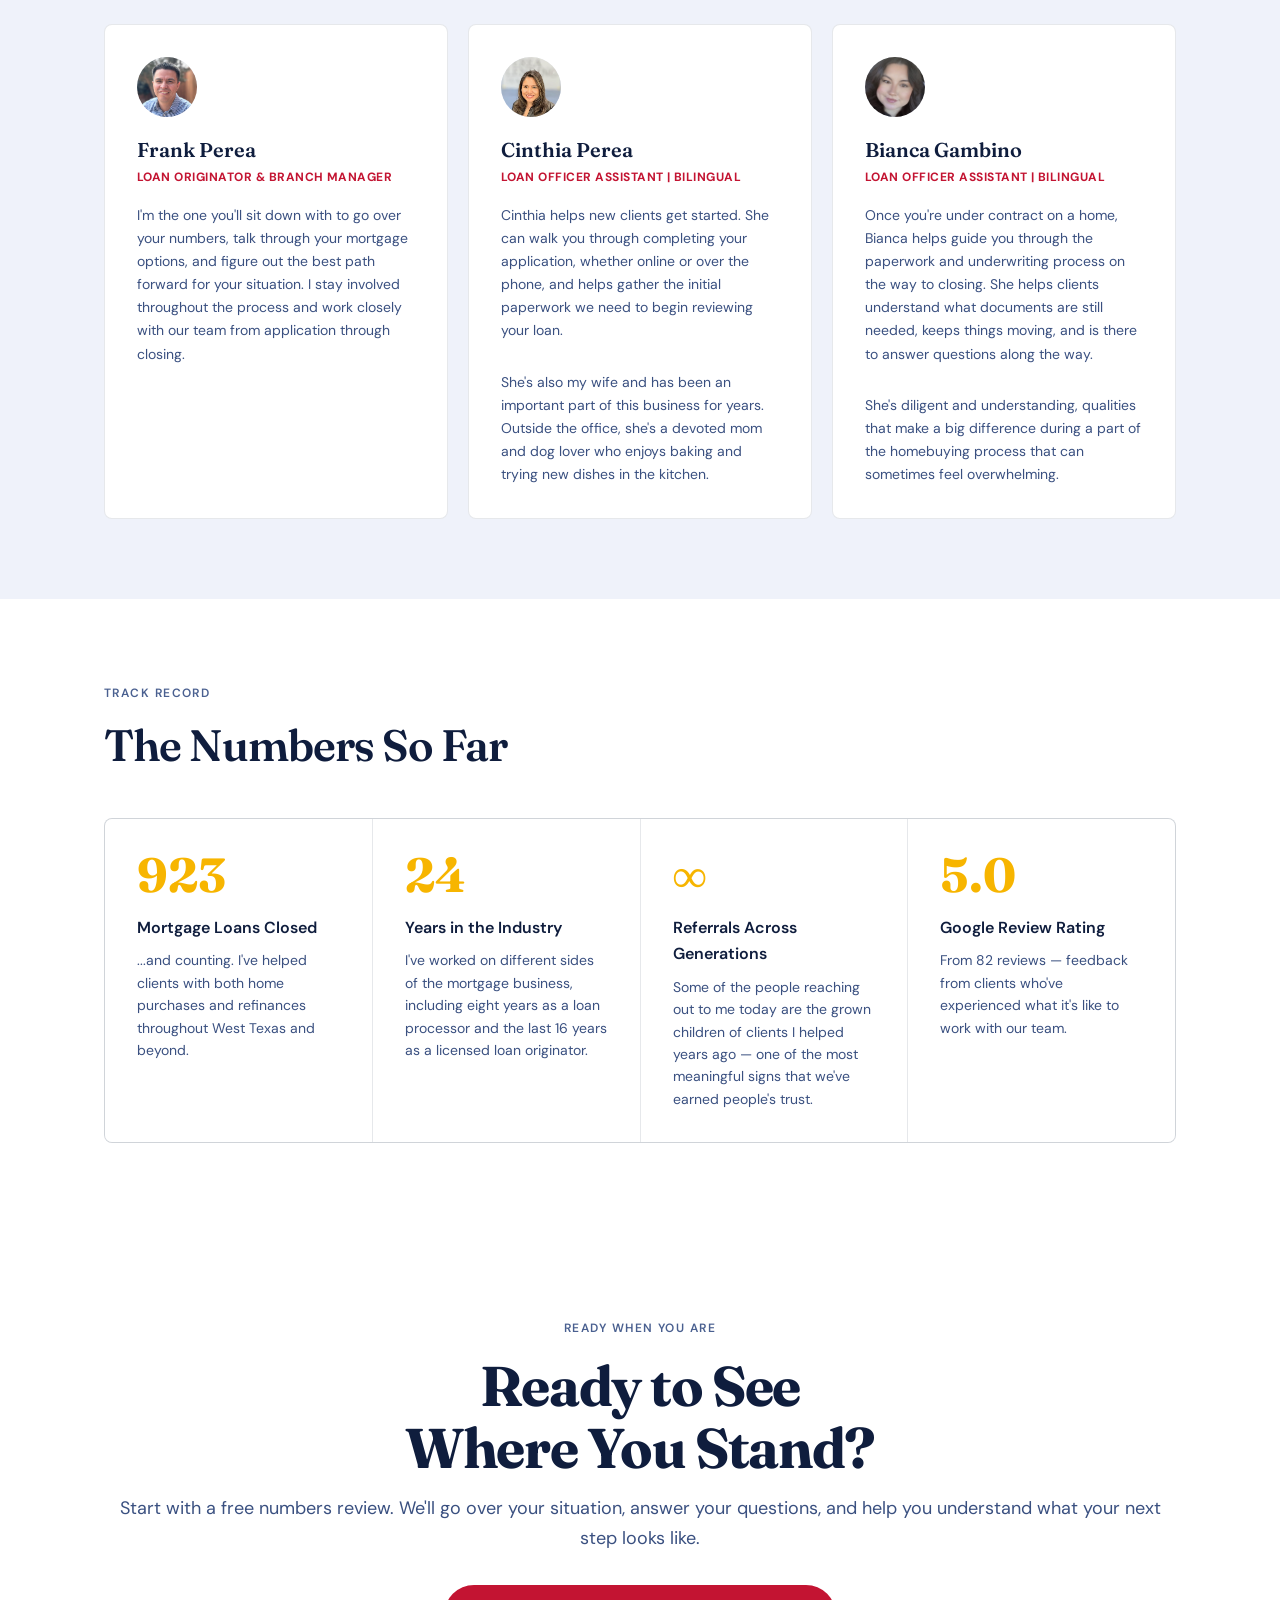
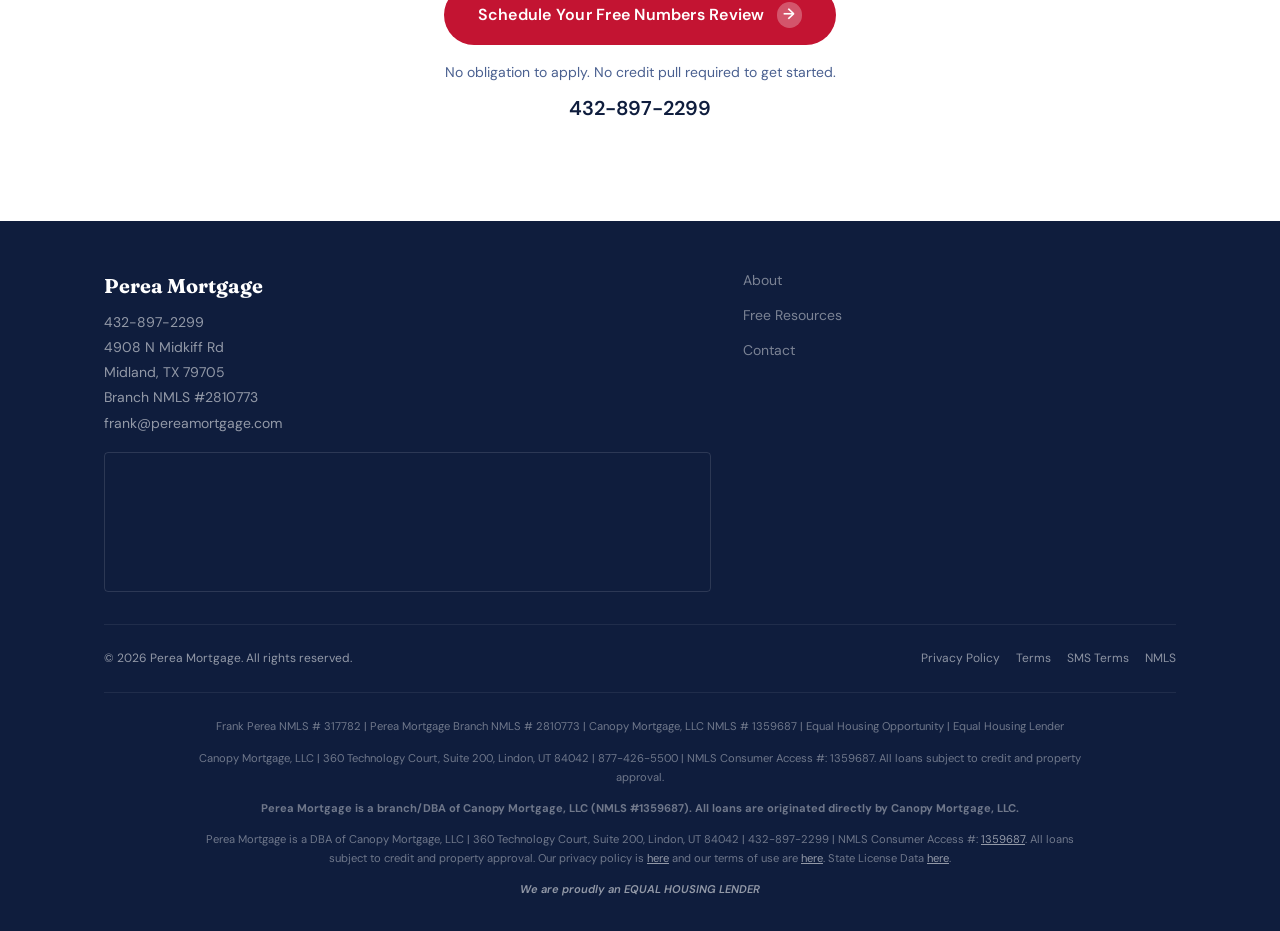
<file: about.html>
<!DOCTYPE html>
<html lang="en">
<head>
  <meta charset="UTF-8">
  <meta name="viewport" content="width=device-width, initial-scale=1.0">
  <title>About Frank Perea — Perea Mortgage</title>
  <meta name="description" content="Meet Frank Perea, a West Texas loan originator with 24 years in the mortgage industry, helping first-time buyers understand their numbers and get to closing with confidence.">
  <meta property="og:type" content="website">
  <meta property="og:url" content="https://pereamortgage.com/about">
  <meta property="og:title" content="About Frank Perea — Perea Mortgage">
  <meta property="og:description" content="24 years in the mortgage industry. Meet the team behind Perea Mortgage and how we help West Texas homebuyers understand their numbers.">
  <meta property="og:image" content="https://pereamortgage.com/images/og-image.png">
  <link rel="icon" type="image/svg+xml" href="data:image/svg+xml;utf8,<svg xmlns='http://www.w3.org/2000/svg' viewBox='0 0 100 100'><rect width='100' height='100' rx='18' fill='%230F1D3D'/><text x='50' y='70' font-family='Georgia,serif' font-size='58' font-weight='700' fill='%23F7B500' text-anchor='middle'>P</text></svg>">
  <link rel="preconnect" href="https://fonts.googleapis.com">
  <link rel="preconnect" href="https://fonts.gstatic.com" crossorigin>
  <link href="https://fonts.googleapis.com/css2?family=Fraunces:ital,opsz,wght@0,9..144,400;0,9..144,600;0,9..144,700;1,9..144,300;1,9..144,400;1,9..144,600&family=DM+Sans:ital,opsz,wght@0,9..40,300;0,9..40,400;0,9..40,500;0,9..40,600;1,9..40,300;1,9..40,400&display=swap" rel="stylesheet">
  <link rel="stylesheet" href="styles.css">
  <!-- Google tag (gtag.js) -->
  <script async src="https://www.googletagmanager.com/gtag/js?id=G-0CP8RHRXT9"></script>
  <script>
    window.dataLayer = window.dataLayer || [];
    function gtag(){dataLayer.push(arguments);}
    gtag('js', new Date());

    gtag('config', 'G-0CP8RHRXT9');
  </script>
</head>
<body>

  <!-- ========================================================
       TOPBAR
  ========================================================= -->
  <div class="topbar">
    <div class="rail topbar__inner">
      <span class="topbar__note">Hablamos español</span>
    </div>
  </div>

  <!-- ========================================================
       NAV
  ========================================================= -->
  <nav class="nav">
    <div class="rail">
      <div class="nav__inner">
        <div class="nav__left">
          <button class="nav__toggle" aria-label="Toggle menu" aria-expanded="false">☰</button>
          <a href="/" class="nav__brand">
            <span class="nav__name">Perea Mortgage</span>
            <span class="nav__tag">Midland · Odessa</span>
          </a>
        </div>
        <div class="nav__links">
          <a href="/#first-time" class="nav__link">First-Time Buyers</a>
          <a href="/#offer"      class="nav__link">Work With Us</a>
          <a href="/about"            class="nav__link" aria-current="page">About</a>
          <a href="/#faq"        class="nav__link">FAQ</a>
          <a href="/#contact"    class="nav__link">Contact</a>
        </div>
        <div class="nav__right">
          <a href="tel:4328972299" class="nav__phone">432-897-2299</a>
          <a href="https://canopymortgage.nanolos.com/loan-application/#/config/start?organization=FrankPerea2549" class="nav__apply" target="_blank" rel="noopener">Ready to Apply</a>
          <a href="/schedule" class="btn btn--primary"><span class="btn__text-full">Schedule Your Free Numbers Review</span><span class="btn__text-short">Schedule Now</span><span class="btn__arrow">→</span></a>
        </div>
      </div>
    </div>
  </nav>

  <!-- ========================================================
       ABOUT HERO
  ========================================================= -->
  <section class="hero">
    <div class="rail">
      <div class="about-grid">
        <div class="hero__inner" style="max-width:none">
          <div class="hero__flag">About Frank Perea</div>
          <h1 class="hero__headline" style="font-size:var(--fs-4xl)">
            Mortgage Guidance Built on Experience, Clarity, and Straight Answers.
          </h1>
          <p class="hero__sub" style="max-width:none">
            I'm Frank Perea. I've spent 24 years in the mortgage industry, including the last 16 as a licensed loan originator. Over that time, I've learned that most homebuyers don't need more sales pressure. They need someone who will explain the numbers, answer the hard questions, and help them understand what their next step should be.
          </p>
          <div class="hero__ctas">
            <a href="/schedule" class="btn btn--primary btn--lg">Schedule Your Free Numbers Review<span class="btn__arrow">→</span></a>
          </div>
          <div class="hero__trust">
            <div class="stars">★★★★★</div>
            <p class="hero__trust-copy"><strong>5.0 stars</strong> from 82 Google reviews</p>
          </div>
        </div>
        <div class="about-photo" style="aspect-ratio:3/4">
          <img src="images/frank-perea.jpg" alt="Frank Perea">
        </div>
      </div>
    </div>
  </section>

  <!-- ========================================================
       SECTION 1: WHERE I STARTED
  ========================================================= -->
  <section class="section">
    <div class="rail rail--narrow">
      <p class="eyebrow" style="margin-bottom:var(--sp-4)">Who I Am</p>
      <h2 class="sec-head" style="margin-bottom:var(--sp-6)">Where I Started</h2>
      <div class="about-text">
        <p>I was born in Fort Stockton and raised in Pecos, and although my career took me to different parts of the country, West Texas has always been home.</p>
        <p>I got into the mortgage business almost by accident. At 18, my first real job was in the collections department of a mortgage company. A couple of years later, I became a traveling loan officer, driving across Texas and Oklahoma to sit at veterans' kitchen tables and walk them through VA refinance loans.</p>
        <p>From there, I spent eight years as a loan processor in Albuquerque, Pittsburgh, and Denver. That experience gave me a different perspective when I eventually became a loan originator. I had already spent years behind the scenes learning what it actually takes to get a mortgage from application to closing.</p>
        <p>My wife, Cinthia, and I eventually made the decision to come back to West Texas to raise our family close to their tíos, tías, primos, and abuelos. That's also when I got my loan originator license and began building my own mortgage business.</p>
        <p>The first year wasn't easy. I worked nights at Home Depot while building the business during the day.</p>
        <p>Sixteen years later, I'm still originating mortgages here in West Texas. And after helping hundreds of families, I've learned that most homebuyers don't need someone to sell them on buying a home. They need someone who can help them understand the numbers, answer their questions, and tell them where they actually stand.</p>
      </div>
    </div>
  </section>

  <!-- ========================================================
       SECTION 2: WHAT THAT LOOKS LIKE IN PRACTICE
  ========================================================= -->
  <section class="section section--alt">
    <div class="rail rail--narrow">
      <p class="eyebrow" style="margin-bottom:var(--sp-4)">How I Work</p>
      <h2 class="sec-head">What That Looks Like in Practice</h2>
      <p class="sec-sub">Buying a home comes with a lot of numbers and a lot of decisions. I don't expect you to already understand all of it. My job is to explain it clearly so you can make a decision you feel comfortable with.</p>
      <div class="value-list">
        <div class="value-item">
          <div class="value-item__dot"></div>
          <div>
            <div class="value-item__title">I walk you through the numbers.</div>
            <p class="value-item__body">We'll go over the current market and your actual numbers, including your down payment, closing costs, rate options, and estimated payments. I want you to understand how everything fits together, not just leave with a payment. You'll also get a copy of what we discussed so you don't have to remember it all.</p>
          </div>
        </div>
        <div class="value-item">
          <div class="value-item__dot"></div>
          <div>
            <div class="value-item__title">I show you the options and the tradeoffs.</div>
            <p class="value-item__body">There's not always one "best" mortgage option. Some buyers would rather keep more cash in their pocket, while others are comfortable paying more upfront for a lower rate. I'll show you the differences, explain the pros and cons, and help you decide what makes the most sense for you.</p>
          </div>
        </div>
        <div class="value-item">
          <div class="value-item__dot"></div>
          <div>
            <div class="value-item__title">If you're not ready today, I'll tell you what needs to happen next.</div>
            <p class="value-item__body">Not qualifying right now doesn't mean you'll never be able to buy a home. If something is holding you back, I'll explain what it is and give you specific things to work on so we can try again in the future.</p>
          </div>
        </div>
      </div>
    </div>
  </section>

  <!-- ========================================================
       SECTION 3: SOCIAL PROOF
  ========================================================= -->
  <section class="section">
    <div class="rail">
      <div class="sec-header" style="text-align:center">
        <p class="eyebrow" style="margin-bottom:var(--sp-4)">What Clients Say</p>
        <h2 class="sec-head">What It's Like to Work With Us</h2>
      </div>
      <div class="reviews-grid" style="grid-template-columns:repeat(2,1fr); max-width:820px; margin:0 auto;">
        <div class="review-card">
          <div class="stars">★★★★★</div>
          <p class="review-card__quote">"They kept us informed during the entire process and put us at ease."</p>
          <div>
            <div class="review-card__name">Mary Gonzales</div>
            <div class="review-card__role">First-Time Homebuyer</div>
          </div>
        </div>
        <div class="review-card">
          <div class="stars">★★★★★</div>
          <p class="review-card__quote">"Frank and his team were so professional during our home loan process. It's the second time we've used them."</p>
          <div>
            <div class="review-card__name">Andrea Duarte</div>
            <div class="review-card__role">Repeat Client</div>
          </div>
        </div>
      </div>
      <div class="closings" style="max-width:820px; margin-left:auto; margin-right:auto;">
        <div class="closings__top">
          <h3 class="closings__head">Happy Closings</h3>
          <div class="closings__nav">
            <button type="button" class="closings__btn" data-dir="-1" aria-label="Previous photos">←</button>
            <button type="button" class="closings__btn" data-dir="1" aria-label="More photos">→</button>
          </div>
        </div>
        <div class="closings-grid">
          <img src="images/closing-1.jpg" alt="Perea Mortgage clients celebrating their home closing with a We Closed sign" width="800" height="1000" loading="lazy">
          <img src="images/closing-6.jpg" alt="Perea Mortgage clients celebrating at the title company with a Just Closed sign" width="800" height="1000" loading="lazy">
          <img src="images/closing-2.jpg" alt="Perea Mortgage clients celebrating their home closing with a We Closed sign" width="800" height="1000" loading="lazy">
          <img src="images/closing-3.jpg" alt="Perea Mortgage clients celebrating their home closing with a We Closed sign" width="800" height="1000" loading="lazy">
          <img src="images/closing-4.jpg" alt="Perea Mortgage client celebrating his home closing with a Cerré sign" width="800" height="1000" loading="lazy">
          <img src="images/closing-5.jpg" alt="A family celebrating their home closing, holding their new keys and a We Closed sign" width="800" height="1000" loading="lazy">
        </div>
      </div>
      <div class="reviews-footer" style="justify-content:center; max-width:820px; margin-left:auto; margin-right:auto;">
        <div class="reviews-score">5.0</div>
        <div>
          <div class="stars" style="margin-bottom:3px;font-size:.82rem">★★★★★</div>
          <div class="reviews-label">from 82 Google reviews</div>
        </div>
      </div>
    </div>
  </section>

  <!-- ========================================================
       SECTION 4: WHY BUYERS CHOOSE PEREA MORTGAGE
  ========================================================= -->
  <section class="section section--deep">
    <div class="rail">
      <div class="sec-header">
        <p class="eyebrow eyebrow--gold" style="margin-bottom:var(--sp-3)">Our Difference</p>
        <h2 class="sec-head sec-head--light">Why Buyers Choose Perea Mortgage</h2>
        <p class="sec-sub sec-sub--light">Getting a mortgage involves more than finding a rate. You need to know where you stand, understand your options, and have a team that can get the loan from application to closing.</p>
      </div>
      <div class="gitems" style="max-width:820px">
        <div class="gitem">
          <div class="gitem__dot"></div>
          <p class="gitem__text"><strong>We start with your numbers, not a sales pitch.</strong> Before talking about what you should do, we look at your income, credit, savings, down payment, closing costs, and estimated payment so you understand what buying a home would actually look like for you.</p>
        </div>
        <div class="gitem">
          <div class="gitem__dot"></div>
          <p class="gitem__text"><strong>You get experience on both sides of the mortgage process.</strong> Before becoming a loan originator, I spent eight years processing mortgages. That experience helps me look beyond getting you pre-approved and think about what it's going to take to actually get your loan through the process and to closing.</p>
        </div>
        <div class="gitem">
          <div class="gitem__dot"></div>
          <p class="gitem__text"><strong>You have a team behind your loan.</strong> Getting a mortgage isn't a one-person job. My team and I work together throughout the process so you know what's happening, what we need from you, and what comes next.</p>
        </div>
        <div class="gitem">
          <div class="gitem__dot"></div>
          <p class="gitem__text"><strong>We look for a path forward, even when the answer today is no.</strong> Sometimes a loan doesn't work the first way we try it, or a buyer simply isn't ready yet. We'll look at the available options, and if the numbers still don't work, we'll explain what needs to change so you know what to work toward.</p>
        </div>
      </div>
    </div>
  </section>

  <!-- ========================================================
       SECTION 5: MEET THE TEAM
  ========================================================= -->
  <section class="section section--alt">
    <div class="rail">
      <div class="sec-header">
        <p class="eyebrow" style="margin-bottom:var(--sp-4)">The Team</p>
        <h2 class="sec-head">Who You'll Actually Talk To</h2>
        <p class="sec-sub">Getting a mortgage takes a team. Here are some of the people you'll work with along the way.</p>
      </div>
      <div class="team-grid">
        <div class="team-card">
          <div class="team-avatar"><img src="images/frank-perea.jpg" alt="Frank Perea"></div>
          <div>
            <div class="team-card__name">Frank Perea</div>
            <div class="team-card__role">Loan Originator &amp; Branch Manager</div>
          </div>
          <p class="team-card__bio">I'm the one you'll sit down with to go over your numbers, talk through your mortgage options, and figure out the best path forward for your situation. I stay involved throughout the process and work closely with our team from application through closing.</p>
        </div>
        <div class="team-card">
          <div class="team-avatar"><img src="images/cinthia-perea.jpg" alt="Cinthia Perea"></div>
          <div>
            <div class="team-card__name">Cinthia Perea</div>
            <div class="team-card__role">Loan Officer Assistant | Bilingual</div>
          </div>
          <p class="team-card__bio">Cinthia helps new clients get started. She can walk you through completing your application, whether online or over the phone, and helps gather the initial paperwork we need to begin reviewing your loan.</p>
          <p class="team-card__bio">She's also my wife and has been an important part of this business for years. Outside the office, she's a devoted mom and dog lover who enjoys baking and trying new dishes in the kitchen.</p>
        </div>
        <div class="team-card">
          <div class="team-avatar"><img src="images/bianca-gambino.jpg" alt="Bianca Gambino"></div>
          <div>
            <div class="team-card__name">Bianca Gambino</div>
            <div class="team-card__role">Loan Officer Assistant | Bilingual</div>
          </div>
          <p class="team-card__bio">Once you're under contract on a home, Bianca helps guide you through the paperwork and underwriting process on the way to closing. She helps clients understand what documents are still needed, keeps things moving, and is there to answer questions along the way.</p>
          <p class="team-card__bio">She's diligent and understanding, qualities that make a big difference during a part of the homebuying process that can sometimes feel overwhelming.</p>
        </div>
      </div>
    </div>
  </section>

  <!-- ========================================================
       SECTION 6: THE NUMBERS SO FAR
  ========================================================= -->
  <section class="section">
    <div class="rail">
      <div class="sec-header">
        <p class="eyebrow" style="margin-bottom:var(--sp-4)">Track Record</p>
        <h2 class="sec-head">The Numbers So Far</h2>
      </div>
      <div class="benefits-grid benefits-grid--4">
        <div class="benefit">
          <div class="benefit__num">923</div>
          <h3 class="benefit__title">Mortgage Loans Closed</h3>
          <p class="benefit__body">...and counting. I've helped clients with both home purchases and refinances throughout West Texas and beyond.</p>
        </div>
        <div class="benefit">
          <div class="benefit__num">24</div>
          <h3 class="benefit__title">Years in the Industry</h3>
          <p class="benefit__body">I've worked on different sides of the mortgage business, including eight years as a loan processor and the last 16 years as a licensed loan originator.</p>
        </div>
        <div class="benefit">
          <div class="benefit__num">∞</div>
          <h3 class="benefit__title">Referrals Across Generations</h3>
          <p class="benefit__body">Some of the people reaching out to me today are the grown children of clients I helped years ago — one of the most meaningful signs that we've earned people's trust.</p>
        </div>
        <div class="benefit">
          <div class="benefit__num">5.0</div>
          <h3 class="benefit__title">Google Review Rating</h3>
          <p class="benefit__body">From 82 reviews — feedback from clients who've experienced what it's like to work with our team.</p>
        </div>
      </div>
    </div>
  </section>

  <!-- ========================================================
       FINAL CTA
  ========================================================= -->
  <section class="final-cta" id="schedule">
    <div class="rail">
      <p class="eyebrow" style="margin-bottom:var(--sp-4);display:block;text-align:center">Ready When You Are</p>
      <h2 class="final-cta__head">Ready to See Where You Stand?</h2>
      <p class="final-cta__sub">Start with a free numbers review. We'll go over your situation, answer your questions, and help you understand what your next step looks like.</p>
      <a href="/schedule" class="btn btn--primary btn--lg">Schedule Your Free Numbers Review<span class="btn__arrow">→</span></a>
      <p class="final-cta__note">No obligation to apply. No credit pull required to get started.</p>
      <a href="tel:4328972299" class="final-cta__phone">432-897-2299</a>
    </div>
  </section>

  <!-- ========================================================
       FOOTER
  ========================================================= -->
  <footer class="footer" id="contact">
    <div class="rail">
      <div class="footer__top">
        <div>
          <div class="footer__logo">Perea Mortgage</div>
          <div class="footer__addr">
            <a href="tel:4328972299">432-897-2299</a><br>
            4908 N Midkiff Rd<br>
            Midland, TX 79705<br>
            Branch NMLS #2810773<br>
            <a href="mailto:frank@pereamortgage.com">frank@pereamortgage.com</a>
          </div>
          <div class="footer__map">
            <iframe src="https://www.google.com/maps/embed?pb=!1m18!1m12!1m3!1d3382.100028669285!2d-102.1306237!3d32.0394838!2m3!1f0!2f0!3f0!3m2!1i1024!2i768!4f13.1!3m3!1m2!1s0x86fbd9a359187da5%3A0xdb8682e7aff780e2!2sPerea%20Mortgage!5e0!3m2!1sen!2sus!4v1789484237851!5m2!1sen!2sus" loading="lazy" referrerpolicy="no-referrer-when-downgrade" title="Perea Mortgage office location"></iframe>
          </div>
        </div>
        <div class="footer__links">
          <a href="/about"            class="footer__link">About</a>
          <a href="/#worksheet"  class="footer__link">Free Resources</a>
          <a href="/#contact"    class="footer__link">Contact</a>
        </div>
      </div>
      <div class="footer__bottom">
        <p class="footer__copy">© 2026 Perea Mortgage. All rights reserved.</p>
        <div class="footer__legal">
          <a href="/privacy">Privacy Policy</a>
          <a href="https://canopymortgage.com/terms-of-use/" target="_blank" rel="noopener">Terms</a>
          <a href="/sms-terms">SMS Terms</a>
          <a href="http://www.nmlsconsumeraccess.org/EntityDetails.aspx/COMPANY/1359687" target="_blank" rel="noopener">NMLS</a>
        </div>
      </div>
      <div class="footer__disclosure">
        <p>Frank Perea NMLS # 317782 | Perea Mortgage Branch NMLS # 2810773 | Canopy Mortgage, LLC NMLS # 1359687 | Equal Housing Opportunity | Equal Housing Lender</p>
        <p>Canopy Mortgage, LLC | 360 Technology Court, Suite 200, Lindon, UT 84042 | 877-426-5500 | NMLS Consumer Access #: 1359687. All loans subject to credit and property approval.</p>
        <p><strong>Perea Mortgage is a branch/DBA of Canopy Mortgage, LLC (NMLS #1359687). All loans are originated directly by Canopy Mortgage, LLC.</strong></p>
        <p>Perea Mortgage is a DBA of Canopy Mortgage, LLC | 360 Technology Court, Suite 200, Lindon, UT 84042 | 432-897-2299 | NMLS Consumer Access #: <a href="http://www.nmlsconsumeraccess.org/EntityDetails.aspx/COMPANY/1359687" target="_blank" rel="noopener">1359687</a>. All loans subject to credit and property approval. Our privacy policy is <a href="/privacy">here</a> and our terms of use are <a href="https://canopymortgage.com/terms-of-use/" target="_blank" rel="noopener">here</a>. State License Data <a href="http://www.canopymortgage.com/state-licenses/" target="_blank" rel="noopener">here</a>.</p>
        <p>We are proudly an EQUAL HOUSING LENDER</p>
      </div>
    </div>
  </footer>

  <script src="script.js"></script>

</body>
</html>
</file>
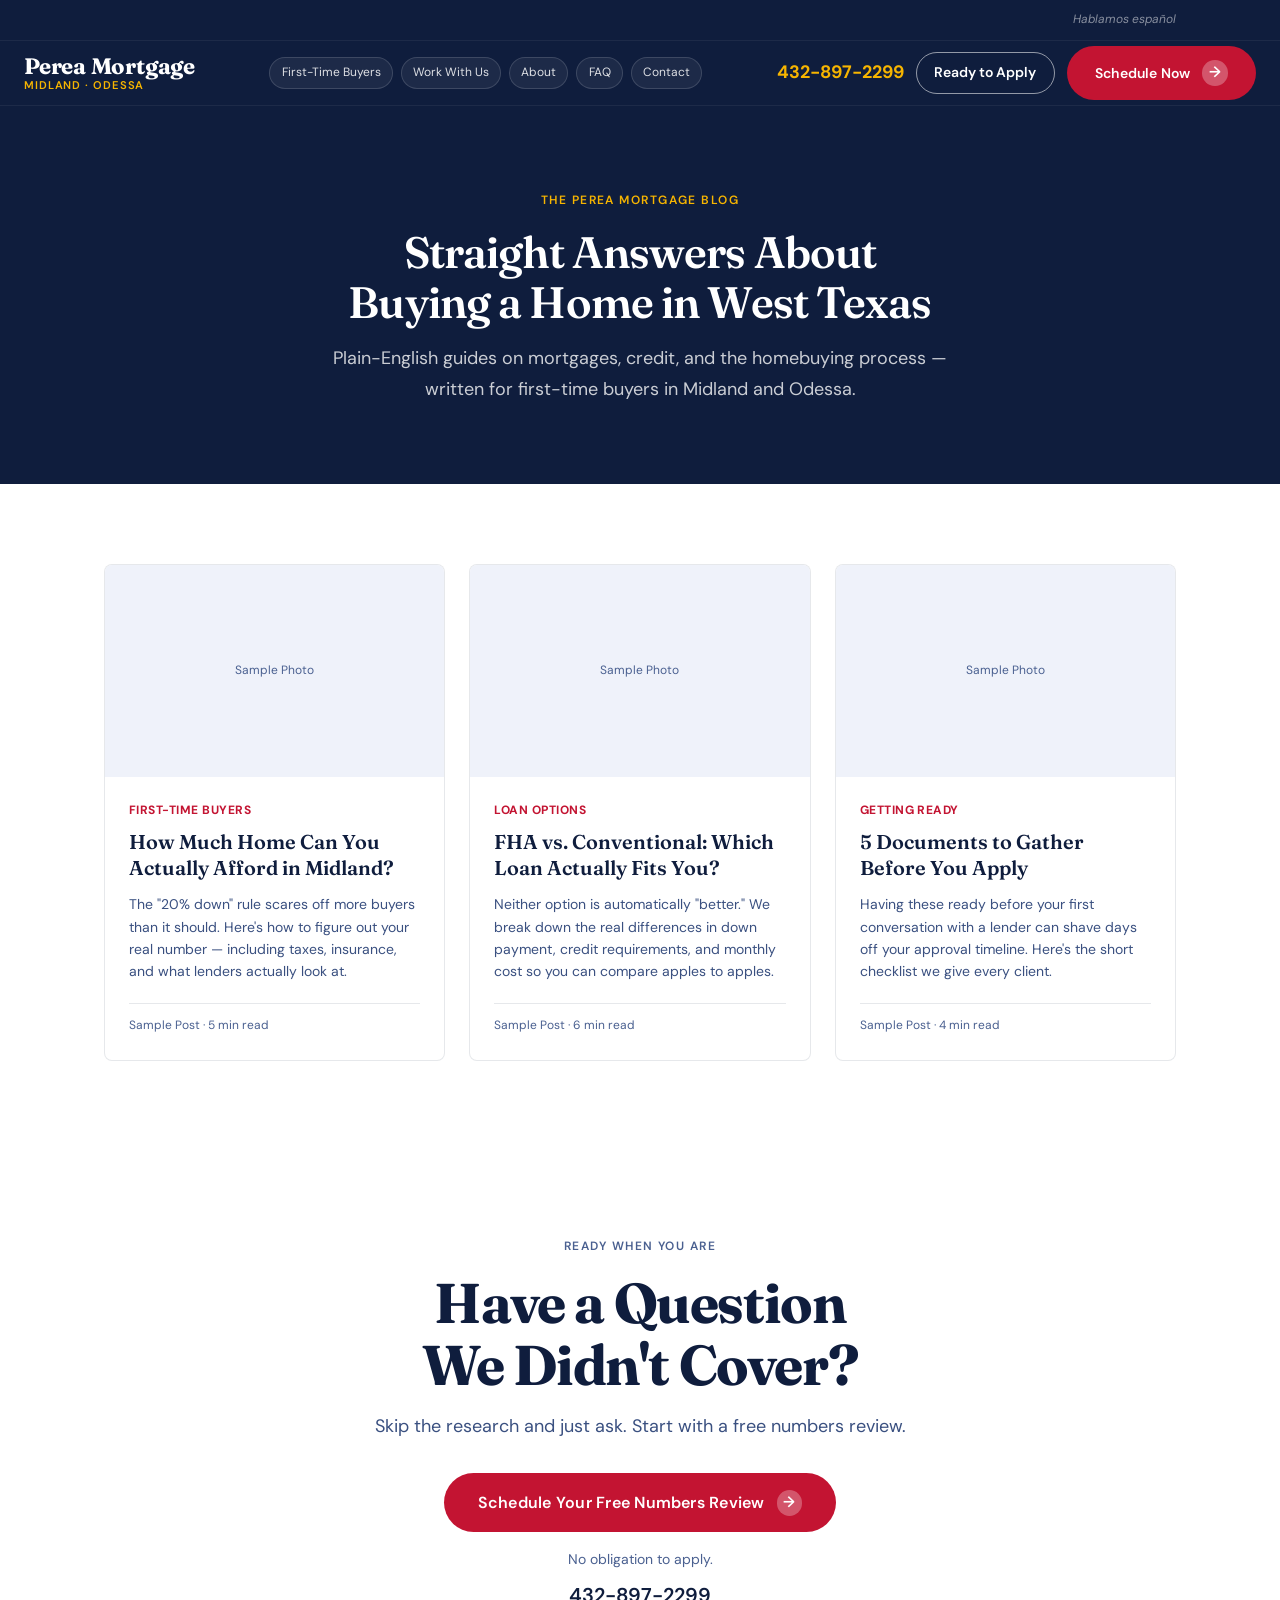
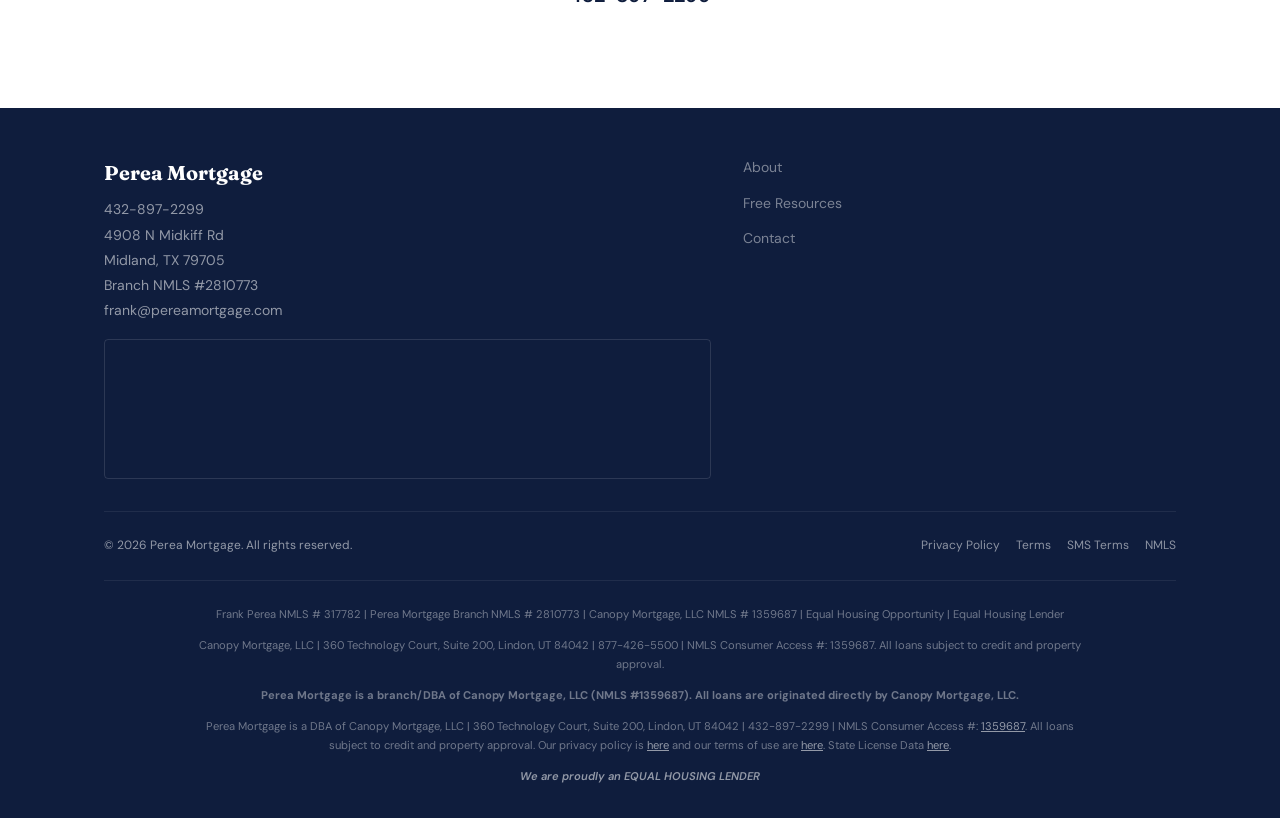
<file: blog.html>
<!DOCTYPE html>
<html lang="en">
<head>
  <meta charset="UTF-8">
  <meta name="viewport" content="width=device-width, initial-scale=1.0">
  <title>Blog — Perea Mortgage</title>
  <meta name="robots" content="noindex, nofollow">
  <meta name="description" content="Plain-English guides on mortgages, credit, and the homebuying process — written for first-time buyers in Midland and Odessa.">
  <link rel="icon" type="image/svg+xml" href="data:image/svg+xml;utf8,<svg xmlns='http://www.w3.org/2000/svg' viewBox='0 0 100 100'><rect width='100' height='100' rx='18' fill='%230F1D3D'/><text x='50' y='70' font-family='Georgia,serif' font-size='58' font-weight='700' fill='%23F7B500' text-anchor='middle'>P</text></svg>">
  <link rel="preconnect" href="https://fonts.googleapis.com">
  <link rel="preconnect" href="https://fonts.gstatic.com" crossorigin>
  <link href="https://fonts.googleapis.com/css2?family=Fraunces:ital,opsz,wght@0,9..144,400;0,9..144,600;0,9..144,700;1,9..144,300;1,9..144,400;1,9..144,600&family=DM+Sans:ital,opsz,wght@0,9..40,300;0,9..40,400;0,9..40,500;0,9..40,600;1,9..40,300;1,9..40,400&display=swap" rel="stylesheet">
  <link rel="stylesheet" href="styles.css">
  <!-- Google tag (gtag.js) -->
  <script async src="https://www.googletagmanager.com/gtag/js?id=G-0CP8RHRXT9"></script>
  <script>
    window.dataLayer = window.dataLayer || [];
    function gtag(){dataLayer.push(arguments);}
    gtag('js', new Date());

    gtag('config', 'G-0CP8RHRXT9');
  </script>
</head>
<body>

  <!-- ========================================================
       TOPBAR
  ========================================================= -->
  <div class="topbar">
    <div class="rail topbar__inner">
      <span class="topbar__note">Hablamos español</span>
    </div>
  </div>

  <!-- ========================================================
       NAV
  ========================================================= -->
  <nav class="nav">
    <div class="rail">
      <div class="nav__inner">
        <div class="nav__left">
          <button class="nav__toggle" aria-label="Toggle menu" aria-expanded="false">☰</button>
          <a href="/" class="nav__brand">
            <span class="nav__name">Perea Mortgage</span>
            <span class="nav__tag">Midland · Odessa</span>
          </a>
        </div>
        <div class="nav__links">
          <a href="/#first-time" class="nav__link">First-Time Buyers</a>
          <a href="/#offer"      class="nav__link">Work With Us</a>
          <a href="/about"            class="nav__link">About</a>
          <a href="/#faq"        class="nav__link">FAQ</a>
          <a href="/#contact"    class="nav__link">Contact</a>
        </div>
        <div class="nav__right">
          <a href="tel:4328972299" class="nav__phone">432-897-2299</a>
          <a href="https://canopymortgage.nanolos.com/loan-application/#/config/start?organization=FrankPerea2549" class="nav__apply" target="_blank" rel="noopener">Ready to Apply</a>
          <a href="/schedule" class="btn btn--primary"><span class="btn__text-full">Schedule Your Free Numbers Review</span><span class="btn__text-short">Schedule Now</span><span class="btn__arrow">→</span></a>
        </div>
      </div>
    </div>
  </nav>

  <!-- ========================================================
       BLOG HERO
  ========================================================= -->
  <section class="section section--deep">
    <div class="rail rail--narrow" style="text-align:center">
      <p class="eyebrow eyebrow--gold" style="margin-bottom:var(--sp-4)">The Perea Mortgage Blog</p>
      <h1 class="sec-head sec-head--light">Straight Answers About Buying a Home in West Texas</h1>
      <p class="sec-sub sec-sub--light" style="margin-left:auto;margin-right:auto">
        Plain-English guides on mortgages, credit, and the homebuying process — written for first-time buyers in Midland and Odessa.
      </p>
    </div>
  </section>

  <!-- ========================================================
       BLOG GRID
       NOTE: Sample placeholder posts for design review.
  ========================================================= -->
  <section class="section">
    <div class="rail">
      <div class="blog-grid">
        <a href="#" class="blog-card">
          <div class="blog-card__image">
            <span class="blog-card__image-label">Sample Photo</span>
          </div>
          <div class="blog-card__body">
            <p class="blog-card__category">First-Time Buyers</p>
            <h2 class="blog-card__title">How Much Home Can You Actually Afford in Midland?</h2>
            <p class="blog-card__excerpt">The "20% down" rule scares off more buyers than it should. Here's how to figure out your real number — including taxes, insurance, and what lenders actually look at.</p>
            <p class="blog-card__meta">Sample Post · 5 min read</p>
          </div>
        </a>
        <a href="#" class="blog-card">
          <div class="blog-card__image">
            <span class="blog-card__image-label">Sample Photo</span>
          </div>
          <div class="blog-card__body">
            <p class="blog-card__category">Loan Options</p>
            <h2 class="blog-card__title">FHA vs. Conventional: Which Loan Actually Fits You?</h2>
            <p class="blog-card__excerpt">Neither option is automatically "better." We break down the real differences in down payment, credit requirements, and monthly cost so you can compare apples to apples.</p>
            <p class="blog-card__meta">Sample Post · 6 min read</p>
          </div>
        </a>
        <a href="#" class="blog-card">
          <div class="blog-card__image">
            <span class="blog-card__image-label">Sample Photo</span>
          </div>
          <div class="blog-card__body">
            <p class="blog-card__category">Getting Ready</p>
            <h2 class="blog-card__title">5 Documents to Gather Before You Apply</h2>
            <p class="blog-card__excerpt">Having these ready before your first conversation with a lender can shave days off your approval timeline. Here's the short checklist we give every client.</p>
            <p class="blog-card__meta">Sample Post · 4 min read</p>
          </div>
        </a>
      </div>
    </div>
  </section>

  <!-- ========================================================
       FINAL CTA
  ========================================================= -->
  <section class="final-cta">
    <div class="rail">
      <p class="eyebrow" style="margin-bottom:var(--sp-4);display:block;text-align:center">Ready When You Are</p>
      <h2 class="final-cta__head">Have a Question We Didn't Cover?</h2>
      <p class="final-cta__sub">Skip the research and just ask. Start with a free numbers review.</p>
      <a href="/schedule" class="btn btn--primary btn--lg">Schedule Your Free Numbers Review<span class="btn__arrow">→</span></a>
      <p class="final-cta__note">No obligation to apply.</p>
      <a href="tel:4328972299" class="final-cta__phone">432-897-2299</a>
    </div>
  </section>

  <!-- ========================================================
       FOOTER
  ========================================================= -->
  <footer class="footer" id="contact">
    <div class="rail">
      <div class="footer__top">
        <div>
          <div class="footer__logo">Perea Mortgage</div>
          <div class="footer__addr">
            <a href="tel:4328972299">432-897-2299</a><br>
            4908 N Midkiff Rd<br>
            Midland, TX 79705<br>
            Branch NMLS #2810773<br>
            <a href="mailto:frank@pereamortgage.com">frank@pereamortgage.com</a>
          </div>
          <div class="footer__map">
            <iframe src="https://www.google.com/maps/embed?pb=!1m18!1m12!1m3!1d3382.100028669285!2d-102.1306237!3d32.0394838!2m3!1f0!2f0!3f0!3m2!1i1024!2i768!4f13.1!3m3!1m2!1s0x86fbd9a359187da5%3A0xdb8682e7aff780e2!2sPerea%20Mortgage!5e0!3m2!1sen!2sus!4v1789484237851!5m2!1sen!2sus" loading="lazy" referrerpolicy="no-referrer-when-downgrade" title="Perea Mortgage office location"></iframe>
          </div>
        </div>
        <div class="footer__links">
          <a href="/about"            class="footer__link">About</a>
          <a href="/#worksheet"  class="footer__link">Free Resources</a>
          <a href="/#contact"    class="footer__link">Contact</a>
        </div>
      </div>
      <div class="footer__bottom">
        <p class="footer__copy">© 2026 Perea Mortgage. All rights reserved.</p>
        <div class="footer__legal">
          <a href="/privacy">Privacy Policy</a>
          <a href="https://canopymortgage.com/terms-of-use/" target="_blank" rel="noopener">Terms</a>
          <a href="/sms-terms">SMS Terms</a>
          <a href="http://www.nmlsconsumeraccess.org/EntityDetails.aspx/COMPANY/1359687" target="_blank" rel="noopener">NMLS</a>
        </div>
      </div>
      <div class="footer__disclosure">
        <p>Frank Perea NMLS # 317782 | Perea Mortgage Branch NMLS # 2810773 | Canopy Mortgage, LLC NMLS # 1359687 | Equal Housing Opportunity | Equal Housing Lender</p>
        <p>Canopy Mortgage, LLC | 360 Technology Court, Suite 200, Lindon, UT 84042 | 877-426-5500 | NMLS Consumer Access #: 1359687. All loans subject to credit and property approval.</p>
        <p><strong>Perea Mortgage is a branch/DBA of Canopy Mortgage, LLC (NMLS #1359687). All loans are originated directly by Canopy Mortgage, LLC.</strong></p>
        <p>Perea Mortgage is a DBA of Canopy Mortgage, LLC | 360 Technology Court, Suite 200, Lindon, UT 84042 | 432-897-2299 | NMLS Consumer Access #: <a href="http://www.nmlsconsumeraccess.org/EntityDetails.aspx/COMPANY/1359687" target="_blank" rel="noopener">1359687</a>. All loans subject to credit and property approval. Our privacy policy is <a href="/privacy">here</a> and our terms of use are <a href="https://canopymortgage.com/terms-of-use/" target="_blank" rel="noopener">here</a>. State License Data <a href="http://www.canopymortgage.com/state-licenses/" target="_blank" rel="noopener">here</a>.</p>
        <p>We are proudly an EQUAL HOUSING LENDER</p>
      </div>
    </div>
  </footer>

  <script src="script.js"></script>

</body>
</html>
</file>
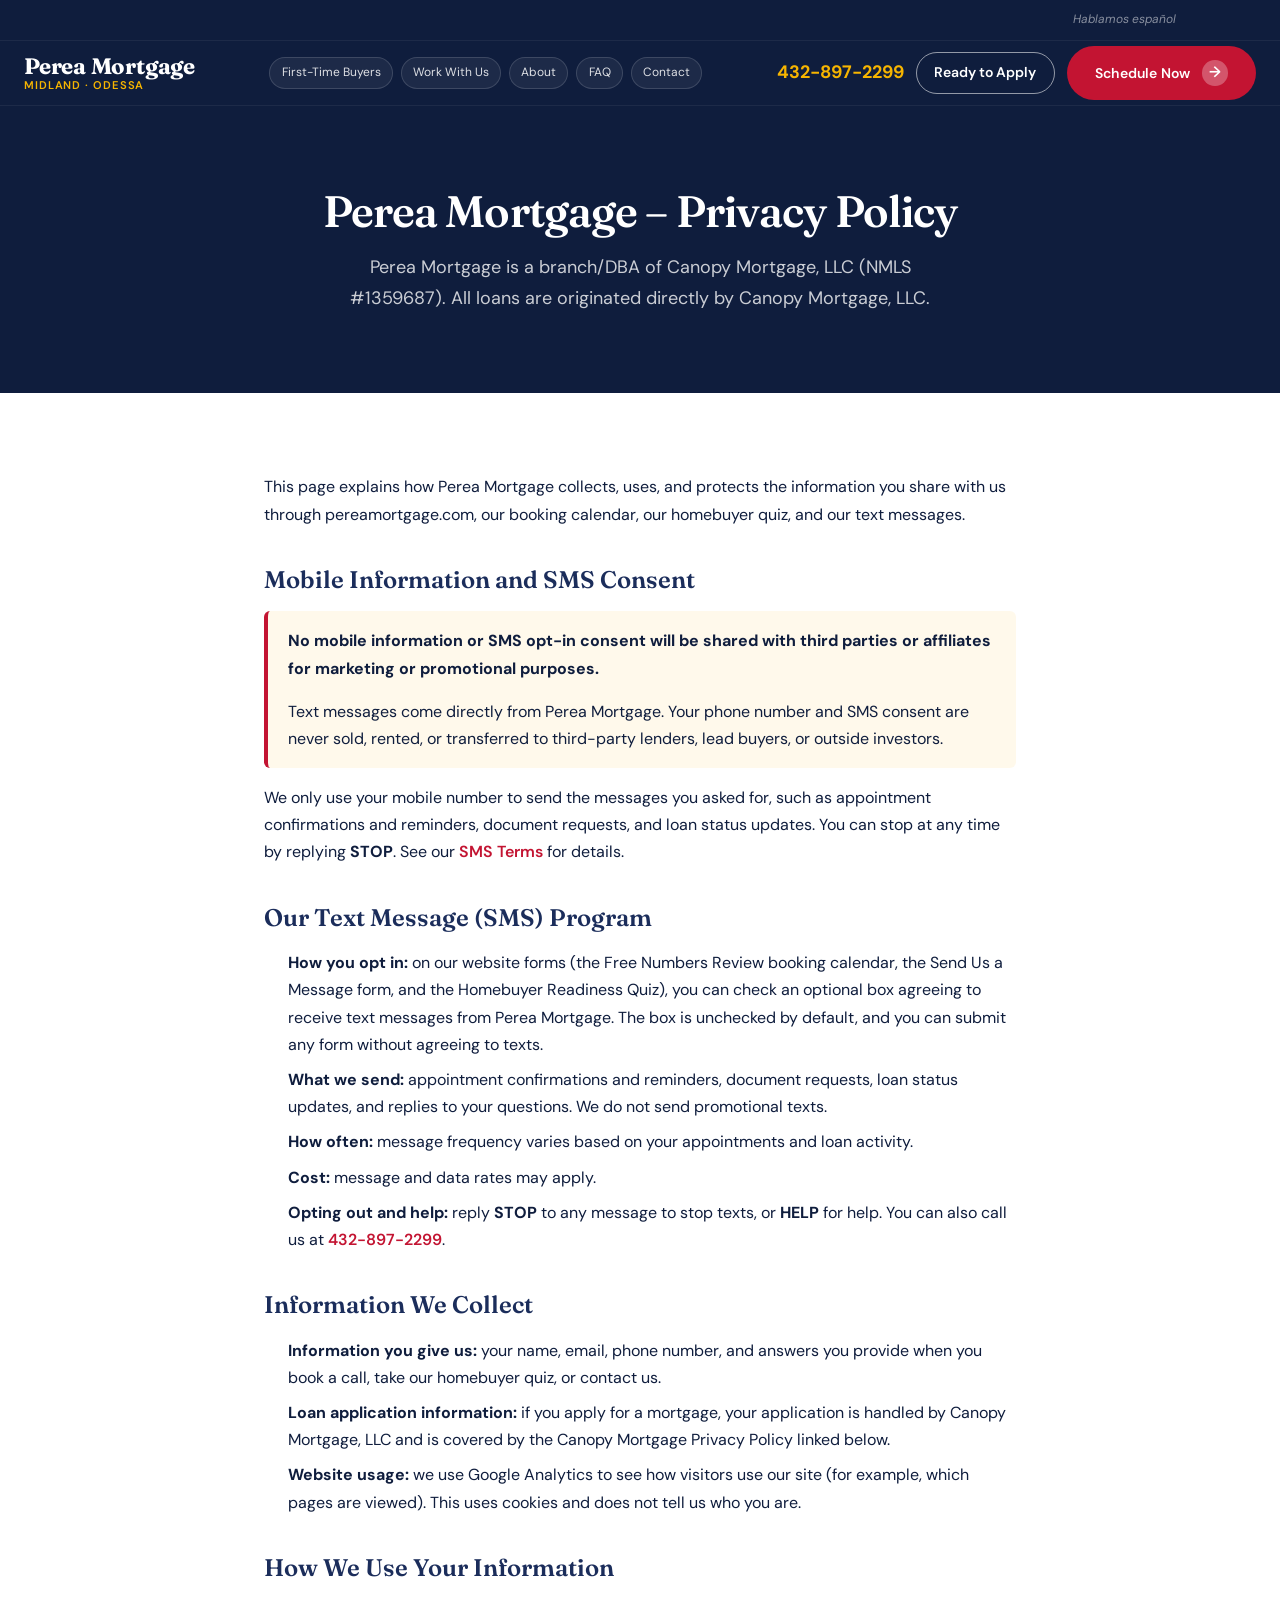
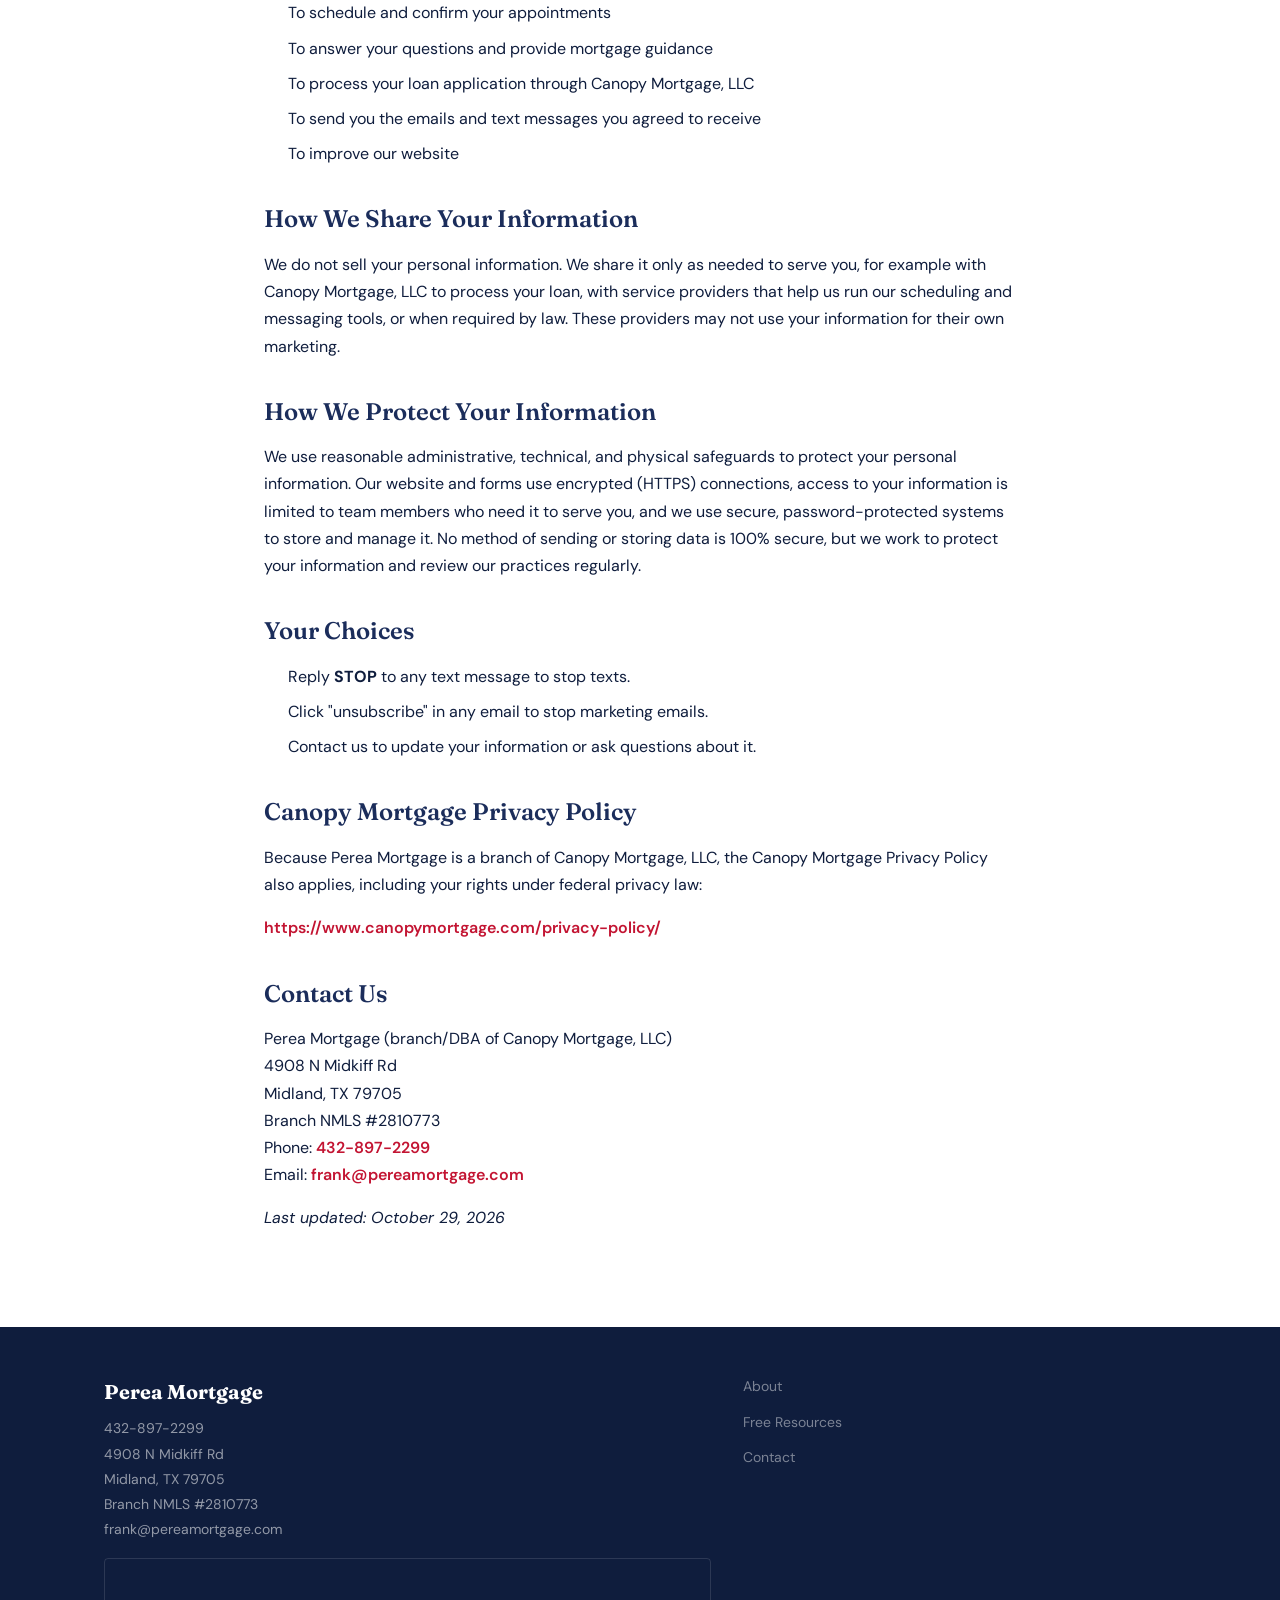
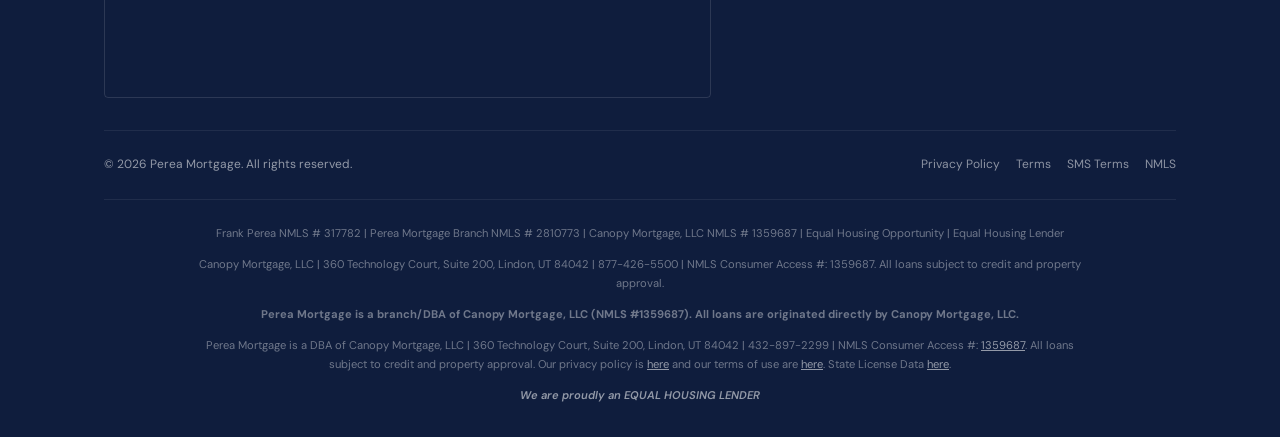
<file: privacy.html>
<!DOCTYPE html>
<html lang="en">
<head>
  <meta charset="UTF-8">
  <meta name="viewport" content="width=device-width, initial-scale=1.0">
  <title>Privacy Policy — Perea Mortgage</title>
  <meta name="description" content="Privacy Policy for Perea Mortgage, a branch/DBA of Canopy Mortgage, LLC. How we collect, use, and protect your information, including SMS consent.">
  <meta property="og:type" content="website">
  <meta property="og:url" content="https://www.pereamortgage.com/privacy">
  <meta property="og:title" content="Privacy Policy — Perea Mortgage">
  <meta property="og:description" content="Privacy Policy for Perea Mortgage, a branch/DBA of Canopy Mortgage, LLC.">
  <meta property="og:image" content="https://pereamortgage.com/images/og-image.png">
  <link rel="icon" type="image/svg+xml" href="data:image/svg+xml;utf8,<svg xmlns='http://www.w3.org/2000/svg' viewBox='0 0 100 100'><rect width='100' height='100' rx='18' fill='%230F1D3D'/><text x='50' y='70' font-family='Georgia,serif' font-size='58' font-weight='700' fill='%23F7B500' text-anchor='middle'>P</text></svg>">
  <link rel="preconnect" href="https://fonts.googleapis.com">
  <link rel="preconnect" href="https://fonts.gstatic.com" crossorigin>
  <link href="https://fonts.googleapis.com/css2?family=Fraunces:ital,opsz,wght@0,9..144,400;0,9..144,600;0,9..144,700;1,9..144,300;1,9..144,400;1,9..144,600&family=DM+Sans:ital,opsz,wght@0,9..40,300;0,9..40,400;0,9..40,500;0,9..40,600;1,9..40,300;1,9..40,400&display=swap" rel="stylesheet">
  <link rel="stylesheet" href="styles.css">
  <!-- Google tag (gtag.js) -->
  <script async src="https://www.googletagmanager.com/gtag/js?id=G-0CP8RHRXT9"></script>
  <script>
    window.dataLayer = window.dataLayer || [];
    function gtag(){dataLayer.push(arguments);}
    gtag('js', new Date());

    gtag('config', 'G-0CP8RHRXT9');
  </script>
  <style>
    .legal-body h2 {
      font-family: 'Fraunces', Georgia, serif;
      font-size: var(--fs-xl);
      font-weight: 600;
      color: var(--c-navy);
      margin: var(--sp-8) 0 var(--sp-3);
    }
    .legal-body p { margin-bottom: var(--sp-4); line-height: 1.7; }
    .legal-body ul { margin: 0 0 var(--sp-4) var(--sp-6); line-height: 1.7; }
    .legal-body li { margin-bottom: var(--sp-2); }
    .legal-body a { color: var(--accent); font-weight: 600; word-break: break-word; }
    .legal-callout {
      border-left: 4px solid var(--accent);
      background: rgba(247, 181, 0, 0.08);
      padding: var(--sp-4) var(--sp-5);
      border-radius: 6px;
      margin-bottom: var(--sp-4);
    }
    .legal-callout p:last-child { margin-bottom: 0; }
  </style>
</head>
<body>

  <div class="topbar">
    <div class="rail topbar__inner">
      <span class="topbar__note">Hablamos español</span>
    </div>
  </div>

  <nav class="nav">
    <div class="rail">
      <div class="nav__inner">
        <div class="nav__left">
          <button class="nav__toggle" aria-label="Toggle menu" aria-expanded="false">☰</button>
          <a href="/" class="nav__brand">
            <span class="nav__name">Perea Mortgage</span>
            <span class="nav__tag">Midland · Odessa</span>
          </a>
        </div>
        <div class="nav__links">
          <a href="/#first-time" class="nav__link">First-Time Buyers</a>
          <a href="/#offer"      class="nav__link">Work With Us</a>
          <a href="/about"            class="nav__link">About</a>
          <a href="/#faq"        class="nav__link">FAQ</a>
          <a href="/#contact"    class="nav__link">Contact</a>
        </div>
        <div class="nav__right">
          <a href="tel:4328972299" class="nav__phone">432-897-2299</a>
          <a href="https://canopymortgage.nanolos.com/loan-application/#/config/start?organization=FrankPerea2549" class="nav__apply" target="_blank" rel="noopener">Ready to Apply</a>
          <a href="/schedule" class="btn btn--primary"><span class="btn__text-full">Schedule Your Free Numbers Review</span><span class="btn__text-short">Schedule Now</span><span class="btn__arrow">→</span></a>
        </div>
      </div>
    </div>
  </nav>

  <section class="section section--deep">
    <div class="rail rail--narrow" style="text-align:center">
      <h1 class="sec-head sec-head--light">Perea Mortgage – Privacy Policy</h1>
      <p class="sec-sub sec-sub--light" style="margin-left:auto;margin-right:auto">
        Perea Mortgage is a branch/DBA of Canopy Mortgage, LLC (NMLS #1359687). All loans are originated directly by Canopy Mortgage, LLC.
      </p>
    </div>
  </section>

  <section class="section">
    <div class="rail rail--narrow legal-body">

      <p>This page explains how Perea Mortgage collects, uses, and protects the information you share with us through pereamortgage.com, our booking calendar, our homebuyer quiz, and our text messages.</p>

      <h2>Mobile Information and SMS Consent</h2>
      <div class="legal-callout">
        <p><strong>No mobile information or SMS opt-in consent will be shared with third parties or affiliates for marketing or promotional purposes.</strong></p>
        <p>Text messages come directly from Perea Mortgage. Your phone number and SMS consent are never sold, rented, or transferred to third-party lenders, lead buyers, or outside investors.</p>
      </div>
      <p>We only use your mobile number to send the messages you asked for, such as appointment confirmations and reminders, document requests, and loan status updates. You can stop at any time by replying <strong>STOP</strong>. See our <a href="/sms-terms">SMS Terms</a> for details.</p>

      <h2>Our Text Message (SMS) Program</h2>
      <ul>
        <li><strong>How you opt in:</strong> on our website forms (the Free Numbers Review booking calendar, the Send Us a Message form, and the Homebuyer Readiness Quiz), you can check an optional box agreeing to receive text messages from Perea Mortgage. The box is unchecked by default, and you can submit any form without agreeing to texts.</li>
        <li><strong>What we send:</strong> appointment confirmations and reminders, document requests, loan status updates, and replies to your questions. We do not send promotional texts.</li>
        <li><strong>How often:</strong> message frequency varies based on your appointments and loan activity.</li>
        <li><strong>Cost:</strong> message and data rates may apply.</li>
        <li><strong>Opting out and help:</strong> reply <strong>STOP</strong> to any message to stop texts, or <strong>HELP</strong> for help. You can also call us at <a href="tel:4328972299">432-897-2299</a>.</li>
      </ul>

      <h2>Information We Collect</h2>
      <ul>
        <li><strong>Information you give us:</strong> your name, email, phone number, and answers you provide when you book a call, take our homebuyer quiz, or contact us.</li>
        <li><strong>Loan application information:</strong> if you apply for a mortgage, your application is handled by Canopy Mortgage, LLC and is covered by the Canopy Mortgage Privacy Policy linked below.</li>
        <li><strong>Website usage:</strong> we use Google Analytics to see how visitors use our site (for example, which pages are viewed). This uses cookies and does not tell us who you are.</li>
      </ul>

      <h2>How We Use Your Information</h2>
      <ul>
        <li>To schedule and confirm your appointments</li>
        <li>To answer your questions and provide mortgage guidance</li>
        <li>To process your loan application through Canopy Mortgage, LLC</li>
        <li>To send you the emails and text messages you agreed to receive</li>
        <li>To improve our website</li>
      </ul>

      <h2>How We Share Your Information</h2>
      <p>We do not sell your personal information. We share it only as needed to serve you, for example with Canopy Mortgage, LLC to process your loan, with service providers that help us run our scheduling and messaging tools, or when required by law. These providers may not use your information for their own marketing.</p>

      <h2>How We Protect Your Information</h2>
      <p>We use reasonable administrative, technical, and physical safeguards to protect your personal information. Our website and forms use encrypted (HTTPS) connections, access to your information is limited to team members who need it to serve you, and we use secure, password-protected systems to store and manage it. No method of sending or storing data is 100% secure, but we work to protect your information and review our practices regularly.</p>

      <h2>Your Choices</h2>
      <ul>
        <li>Reply <strong>STOP</strong> to any text message to stop texts.</li>
        <li>Click "unsubscribe" in any email to stop marketing emails.</li>
        <li>Contact us to update your information or ask questions about it.</li>
      </ul>

      <h2>Canopy Mortgage Privacy Policy</h2>
      <p>Because Perea Mortgage is a branch of Canopy Mortgage, LLC, the Canopy Mortgage Privacy Policy also applies, including your rights under federal privacy law:</p>
      <p><a href="https://www.canopymortgage.com/privacy-policy/" target="_blank" rel="noopener">https://www.canopymortgage.com/privacy-policy/</a></p>

      <h2>Contact Us</h2>
      <p>
        Perea Mortgage (branch/DBA of Canopy Mortgage, LLC)<br>
        4908 N Midkiff Rd<br>
        Midland, TX 79705<br>
        Branch NMLS #2810773<br>
        Phone: <a href="tel:4328972299">432-897-2299</a><br>
        Email: <a href="mailto:frank@pereamortgage.com">frank@pereamortgage.com</a>
      </p>

      <p><em>Last updated: October 29, 2026</em></p>

    </div>
  </section>

  <footer class="footer" id="contact">
    <div class="rail">
      <div class="footer__top">
        <div>
          <div class="footer__logo">Perea Mortgage</div>
          <div class="footer__addr">
            <a href="tel:4328972299">432-897-2299</a><br>
            4908 N Midkiff Rd<br>
            Midland, TX 79705<br>
            Branch NMLS #2810773<br>
            <a href="mailto:frank@pereamortgage.com">frank@pereamortgage.com</a>
          </div>
          <div class="footer__map">
            <iframe src="https://www.google.com/maps/embed?pb=!1m18!1m12!1m3!1d3382.100028669285!2d-102.1306237!3d32.0394838!2m3!1f0!2f0!3f0!3m2!1i1024!2i768!4f13.1!3m3!1m2!1s0x86fbd9a359187da5%3A0xdb8682e7aff780e2!2sPerea%20Mortgage!5e0!3m2!1sen!2sus!4v1789484237851!5m2!1sen!2sus" loading="lazy" referrerpolicy="no-referrer-when-downgrade" title="Perea Mortgage office location"></iframe>
          </div>
        </div>
        <div class="footer__links">
          <a href="/about"            class="footer__link">About</a>
          <a href="/#worksheet"  class="footer__link">Free Resources</a>
          <a href="/#contact"    class="footer__link">Contact</a>
        </div>
      </div>
      <div class="footer__bottom">
        <p class="footer__copy">© 2026 Perea Mortgage. All rights reserved.</p>
        <div class="footer__legal">
          <a href="/privacy">Privacy Policy</a>
          <a href="https://canopymortgage.com/terms-of-use/" target="_blank" rel="noopener">Terms</a>
          <a href="/sms-terms">SMS Terms</a>
          <a href="http://www.nmlsconsumeraccess.org/EntityDetails.aspx/COMPANY/1359687" target="_blank" rel="noopener">NMLS</a>
        </div>
      </div>
      <div class="footer__disclosure">
        <p>Frank Perea NMLS # 317782 | Perea Mortgage Branch NMLS # 2810773 | Canopy Mortgage, LLC NMLS # 1359687 | Equal Housing Opportunity | Equal Housing Lender</p>
        <p>Canopy Mortgage, LLC | 360 Technology Court, Suite 200, Lindon, UT 84042 | 877-426-5500 | NMLS Consumer Access #: 1359687. All loans subject to credit and property approval.</p>
        <p><strong>Perea Mortgage is a branch/DBA of Canopy Mortgage, LLC (NMLS #1359687). All loans are originated directly by Canopy Mortgage, LLC.</strong></p>
        <p>Perea Mortgage is a DBA of Canopy Mortgage, LLC | 360 Technology Court, Suite 200, Lindon, UT 84042 | 432-897-2299 | NMLS Consumer Access #: <a href="http://www.nmlsconsumeraccess.org/EntityDetails.aspx/COMPANY/1359687" target="_blank" rel="noopener">1359687</a>. All loans subject to credit and property approval. Our privacy policy is <a href="/privacy">here</a> and our terms of use are <a href="https://canopymortgage.com/terms-of-use/" target="_blank" rel="noopener">here</a>. State License Data <a href="http://www.canopymortgage.com/state-licenses/" target="_blank" rel="noopener">here</a>.</p>
        <p>We are proudly an EQUAL HOUSING LENDER</p>
      </div>
    </div>
  </footer>

  <script src="script.js"></script>

</body>
</html>
</file>
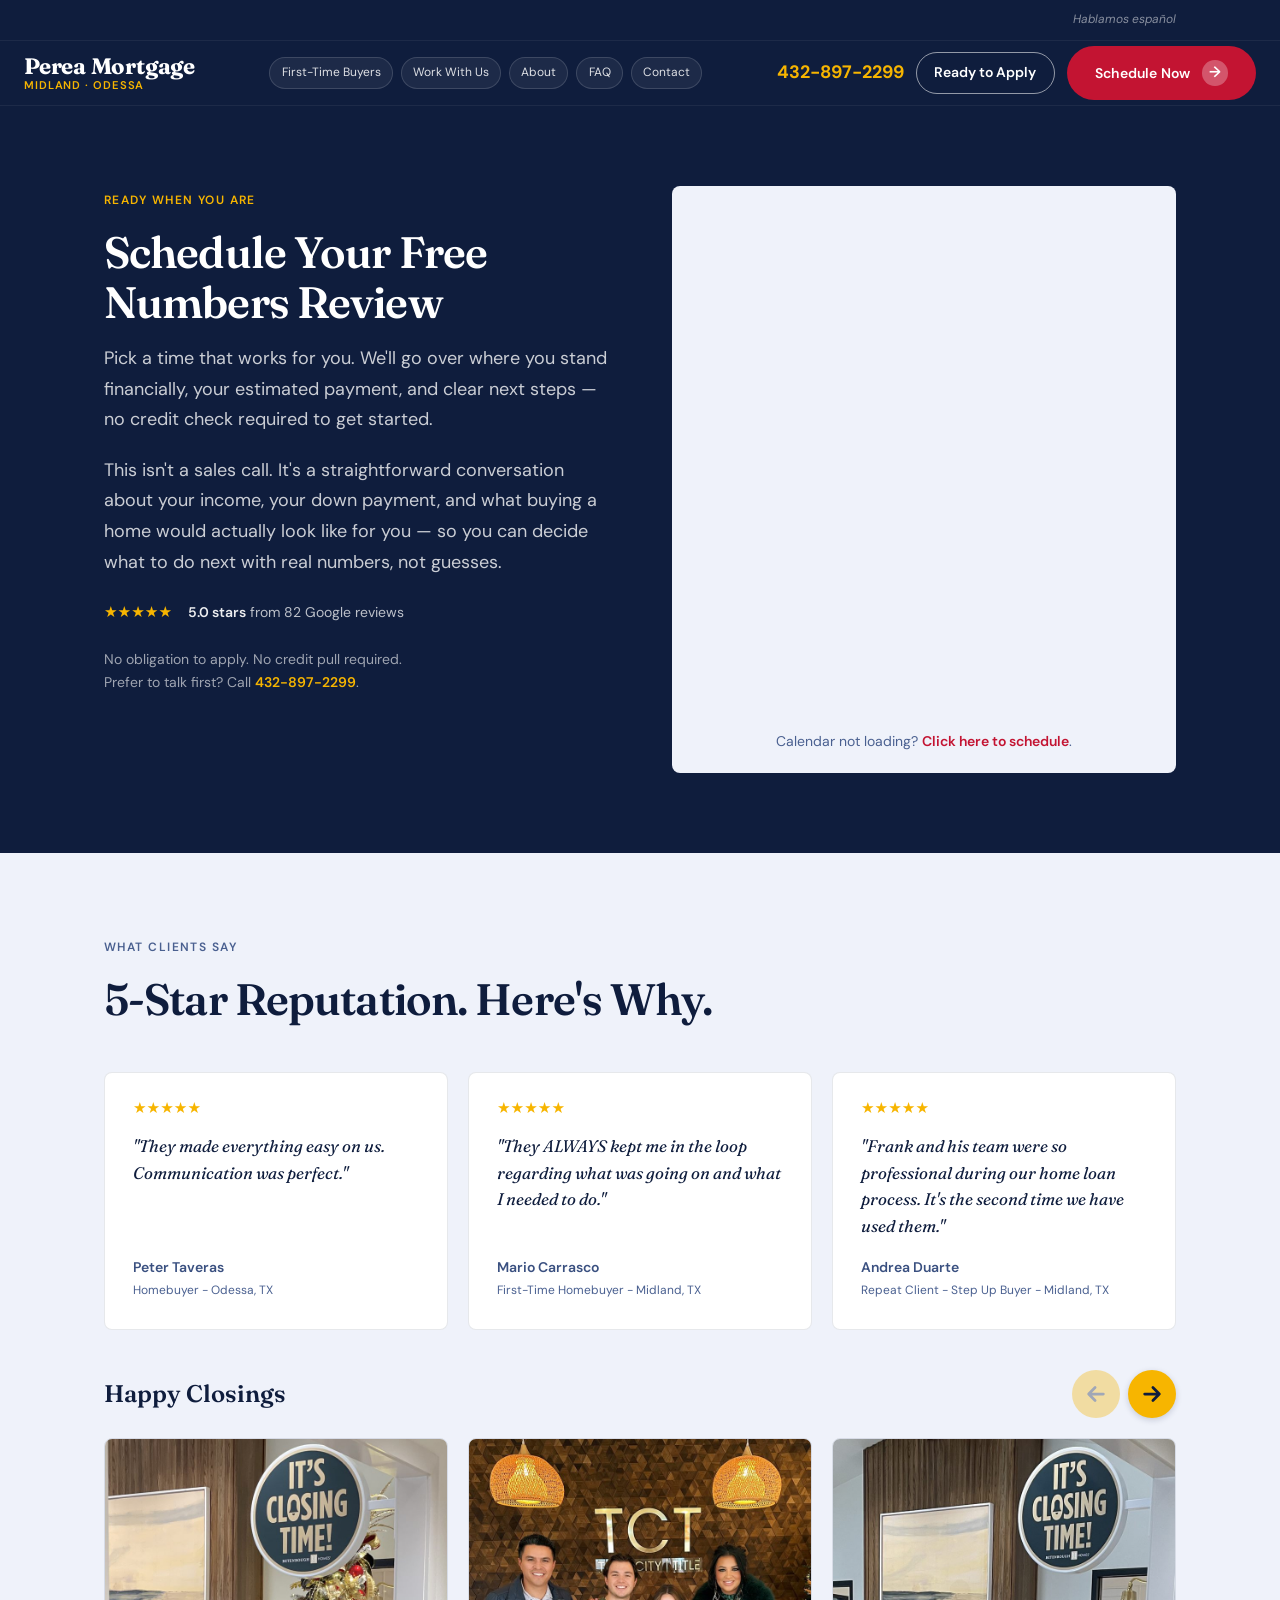
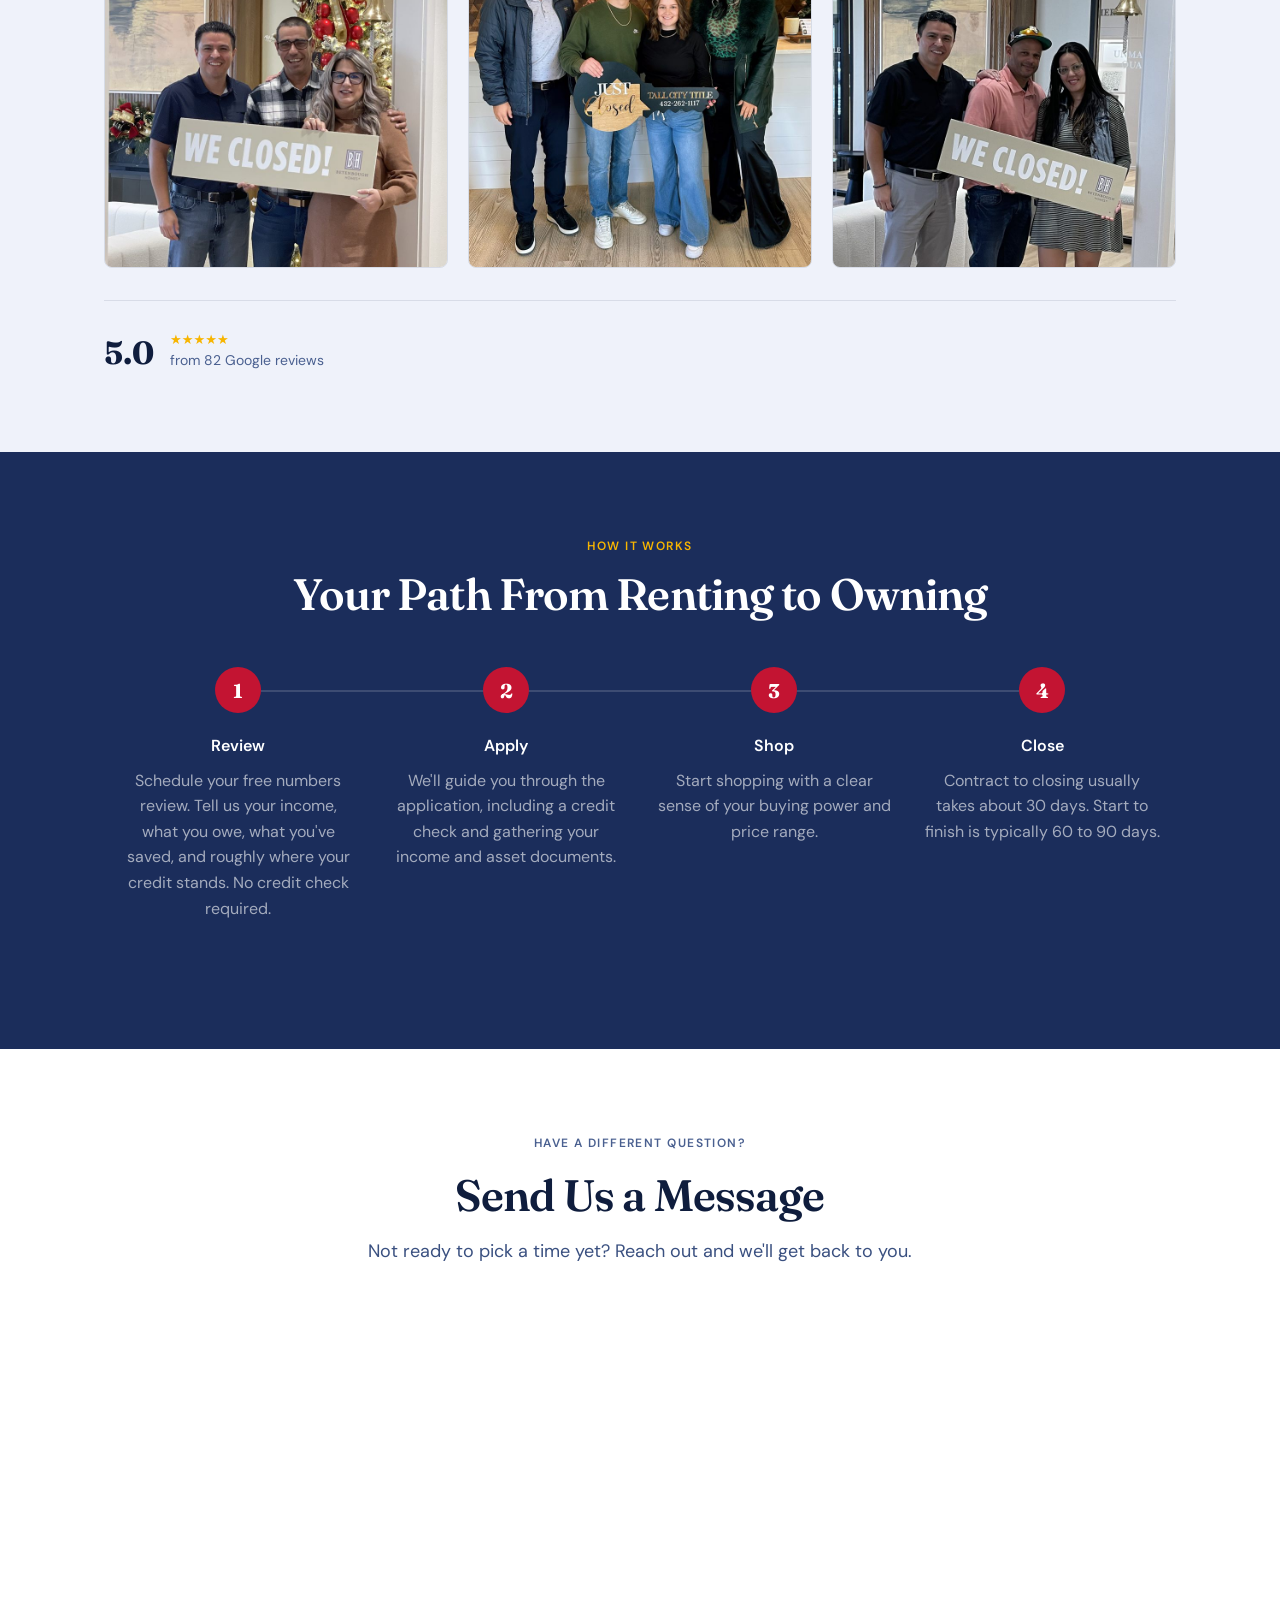
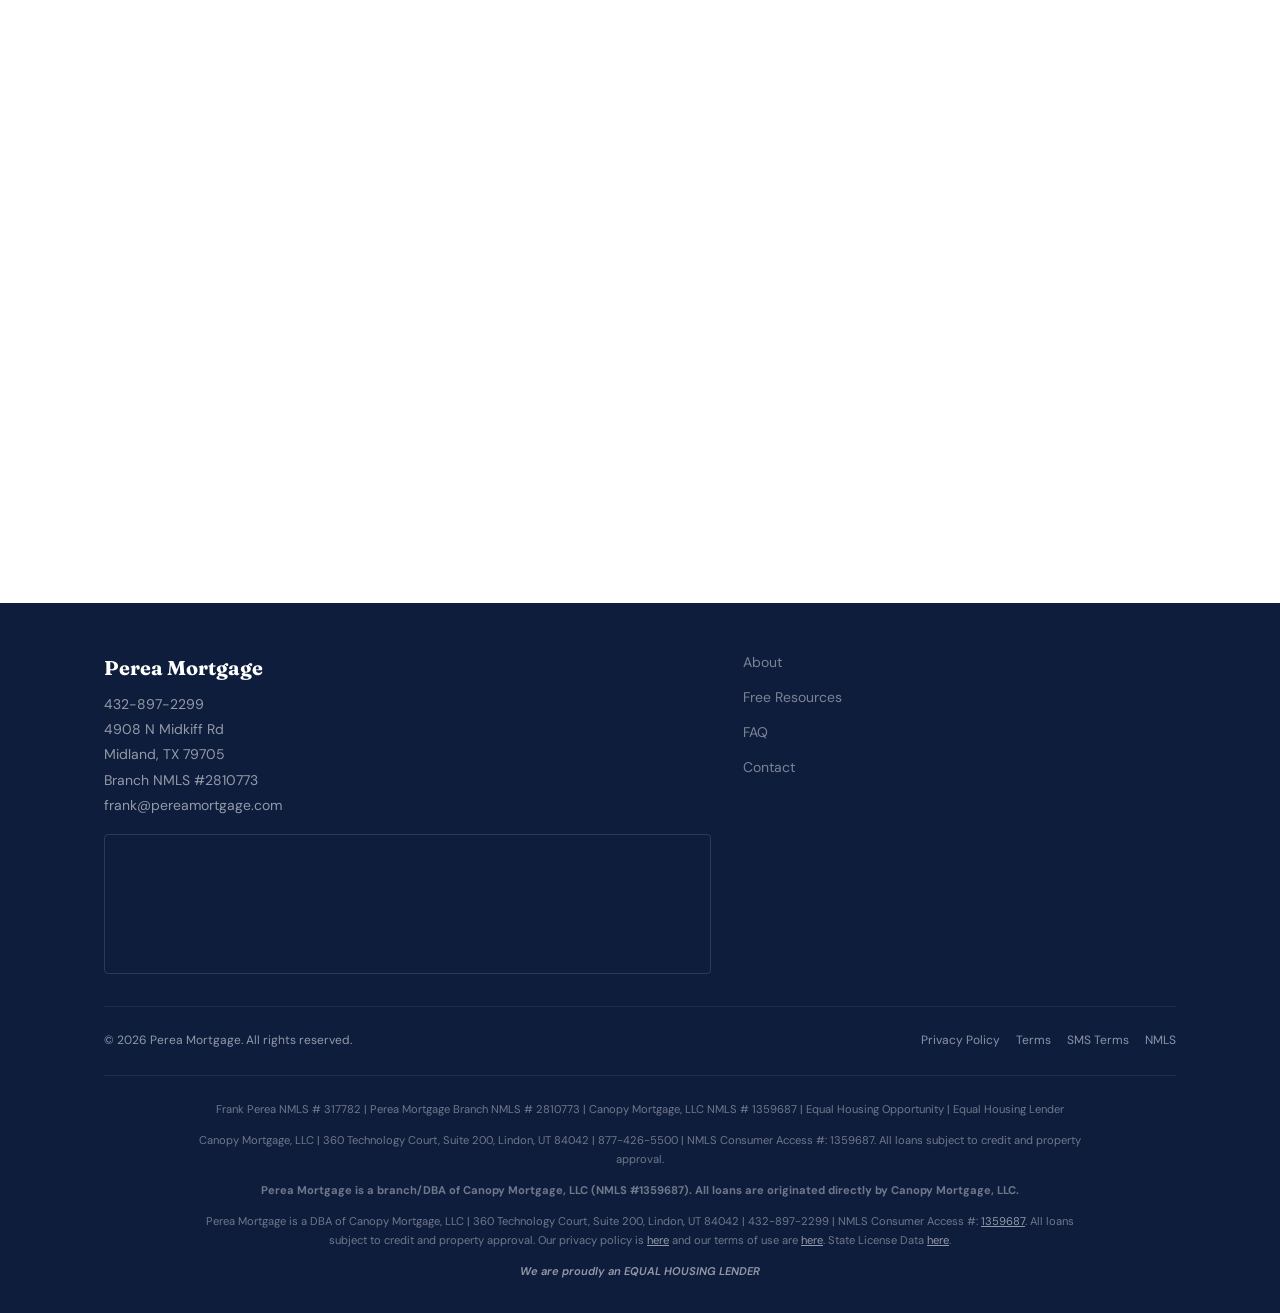
<file: schedule.html>
<!DOCTYPE html>
<html lang="en">
<head>
  <meta charset="UTF-8">
  <meta name="viewport" content="width=device-width, initial-scale=1.0">
  <title>Schedule Your Free Numbers Review — Perea Mortgage</title>
  <meta name="description" content="Schedule a free numbers review with Perea Mortgage. See your estimated payment, down payment, and next steps. No credit check required to get started.">
  <meta property="og:type" content="website">
  <meta property="og:url" content="https://pereamortgage.com/schedule">
  <meta property="og:title" content="Schedule Your Free Numbers Review — Perea Mortgage">
  <meta property="og:description" content="Pick a time that works for you. No obligation to apply, no credit pull required to get started.">
  <meta property="og:image" content="https://pereamortgage.com/images/og-image.png">
  <link rel="icon" type="image/svg+xml" href="data:image/svg+xml;utf8,<svg xmlns='http://www.w3.org/2000/svg' viewBox='0 0 100 100'><rect width='100' height='100' rx='18' fill='%230F1D3D'/><text x='50' y='70' font-family='Georgia,serif' font-size='58' font-weight='700' fill='%23F7B500' text-anchor='middle'>P</text></svg>">
  <link rel="preconnect" href="https://fonts.googleapis.com">
  <link rel="preconnect" href="https://fonts.gstatic.com" crossorigin>
  <link href="https://fonts.googleapis.com/css2?family=Fraunces:ital,opsz,wght@0,9..144,400;0,9..144,600;0,9..144,700;1,9..144,300;1,9..144,400;1,9..144,600&family=DM+Sans:ital,opsz,wght@0,9..40,300;0,9..40,400;0,9..40,500;0,9..40,600;1,9..40,300;1,9..40,400&display=swap" rel="stylesheet">
  <link rel="stylesheet" href="styles.css">
  <!-- Google tag (gtag.js) -->
  <script async src="https://www.googletagmanager.com/gtag/js?id=G-0CP8RHRXT9"></script>
  <script>
    window.dataLayer = window.dataLayer || [];
    function gtag(){dataLayer.push(arguments);}
    gtag('js', new Date());

    gtag('config', 'G-0CP8RHRXT9');
  </script>
</head>
<body>

  <!-- ========================================================
       TOPBAR
  ========================================================= -->
  <div class="topbar">
    <div class="rail topbar__inner">
      <span class="topbar__note">Hablamos español</span>
    </div>
  </div>

  <!-- ========================================================
       NAV
  ========================================================= -->
  <nav class="nav">
    <div class="rail">
      <div class="nav__inner">
        <div class="nav__left">
          <button class="nav__toggle" aria-label="Toggle menu" aria-expanded="false">☰</button>
          <a href="/" class="nav__brand">
            <span class="nav__name">Perea Mortgage</span>
            <span class="nav__tag">Midland · Odessa</span>
          </a>
        </div>
        <div class="nav__links">
          <a href="/#first-time" class="nav__link">First-Time Buyers</a>
          <a href="/#offer"      class="nav__link">Work With Us</a>
          <a href="/about"            class="nav__link">About</a>
          <a href="/#faq"        class="nav__link">FAQ</a>
          <a href="/#contact"    class="nav__link">Contact</a>
        </div>
        <div class="nav__right">
          <a href="tel:4328972299" class="nav__phone">432-897-2299</a>
          <a href="https://canopymortgage.nanolos.com/loan-application/#/config/start?organization=FrankPerea2549" class="nav__apply" target="_blank" rel="noopener">Ready to Apply</a>
          <a href="/schedule" class="btn btn--primary" aria-current="page"><span class="btn__text-full">Schedule Your Free Numbers Review</span><span class="btn__text-short">Schedule Now</span><span class="btn__arrow">→</span></a>
        </div>
      </div>
    </div>
  </nav>

  <!-- ========================================================
       SCHEDULE HERO + CALENDAR
  ========================================================= -->
  <section class="section section--deep">
    <div class="rail">
      <div class="about-grid" style="align-items:start">
        <div>
          <p class="eyebrow eyebrow--gold" style="margin-bottom:var(--sp-4)">Ready When You Are</p>
          <h1 class="sec-head sec-head--light">Schedule Your Free Numbers Review</h1>
          <p class="sec-sub sec-sub--light">
            Pick a time that works for you. We'll go over where you stand financially, your estimated payment, and clear next steps — no credit check required to get started.
          </p>
          <p class="sec-sub sec-sub--light" style="margin-top:var(--sp-5)">
            This isn't a sales call. It's a straightforward conversation about your income, your down payment, and what buying a home would actually look like for you — so you can decide what to do next with real numbers, not guesses.
          </p>
          <div class="hero__trust" style="margin-top:var(--sp-6)">
            <div class="stars">★★★★★</div>
            <p class="hero__trust-copy"><strong>5.0 stars</strong> from 82 Google reviews</p>
          </div>
          <p style="font-size:var(--fs-sm);color:rgba(255,255,255,.6);margin-top:var(--sp-6)">
            No obligation to apply. No credit pull required.<br>
            Prefer to talk first? Call <a href="tel:4328972299" style="color:var(--c-gold);font-weight:600">432-897-2299</a>.
          </p>
        </div>
        <div class="calendar-box">
          <script>
            // GoHighLevel's embed script hides the calendar until it hears back from it, and can
            // leave it hidden when it misses those messages. Size the calendar from its own height
            // messages, and un-hide it if it is still hidden after the page has loaded.
            (function () {
              var id = 'cal-9woHdesLUOeImkkjqV0r';
              window.addEventListener('message', function (e) {
                if (e.origin !== 'https://api.leadconnectorhq.com' || !Array.isArray(e.data) || e.data[0] !== 'highlevel.setHeight') return;
                var cal = document.getElementById(id);
                var h = e.data[1] && Number(e.data[1].height);
                if (cal && e.source === cal.contentWindow && h > 0) cal.style.setProperty('min-height', h + 'px', 'important');
              });
              function unhide() {
                var cal = document.getElementById(id);
                if (!cal || (cal.style.visibility !== 'hidden' && cal.style.left !== '-9999px')) return;
                cal.style.opacity = '1';
                cal.style.visibility = 'visible';
                cal.style.pointerEvents = 'auto';
                cal.style.left = '';
                cal.style.position = 'relative';
              }
              window.addEventListener('load', function () {
                setTimeout(unhide, 3000);
                setTimeout(unhide, 8000);
              });
            })();
          </script>
          <iframe src="https://api.leadconnectorhq.com/widget/booking/9woHdesLUOeImkkjqV0r" class="calendar-iframe" style="width: 100%;border:none;overflow: hidden;min-height:500px;" id="cal-9woHdesLUOeImkkjqV0r" title="Schedule your free numbers review" data-initial-iframe-hidden="true"></iframe>
          <p style="text-align:center;font-size:var(--fs-sm);color:var(--text-soft);margin-top:var(--sp-4)">
            Calendar not loading? <a href="https://api.leadconnectorhq.com/widget/booking/9woHdesLUOeImkkjqV0r" target="_blank" rel="noopener" style="color:var(--accent);font-weight:600">Click here to schedule</a>.
          </p>
        </div>
      </div>
    </div>
  </section>

  <!-- ========================================================
       REVIEWS
  ========================================================= -->
  <section class="section section--alt">
    <div class="rail">
      <div class="sec-header">
        <p class="eyebrow" style="margin-bottom:var(--sp-4)">What Clients Say</p>
        <h2 class="sec-head">5-Star Reputation. Here's Why.</h2>
      </div>
      <div class="reviews-grid">
        <div class="review-card">
          <div class="stars">★★★★★</div>
          <p class="review-card__quote">"They made everything easy on us. Communication was perfect."</p>
          <div>
            <div class="review-card__name">Peter Taveras</div>
            <div class="review-card__role">Homebuyer - Odessa, TX</div>
          </div>
        </div>
        <div class="review-card">
          <div class="stars">★★★★★</div>
          <p class="review-card__quote">"They ALWAYS kept me in the loop regarding what was going on and what I needed to do."</p>
          <div>
            <div class="review-card__name">Mario Carrasco</div>
            <div class="review-card__role">First-Time Homebuyer - Midland, TX</div>
          </div>
        </div>
        <div class="review-card">
          <div class="stars">★★★★★</div>
          <p class="review-card__quote">"Frank and his team were so professional during our home loan process. It's the second time we have used them."</p>
          <div>
            <div class="review-card__name">Andrea Duarte</div>
            <div class="review-card__role">Repeat Client - Step Up Buyer - Midland, TX</div>
          </div>
        </div>
      </div>
      <div class="closings">
        <div class="closings__top">
          <h3 class="closings__head">Happy Closings</h3>
          <div class="closings__nav">
            <button type="button" class="closings__btn" data-dir="-1" aria-label="Previous photos">←</button>
            <button type="button" class="closings__btn" data-dir="1" aria-label="More photos">→</button>
          </div>
        </div>
        <div class="closings-grid">
          <img src="images/closing-1.jpg" alt="Perea Mortgage clients celebrating their home closing with a We Closed sign" width="800" height="1000" loading="lazy">
          <img src="images/closing-6.jpg" alt="Perea Mortgage clients celebrating at the title company with a Just Closed sign" width="800" height="1000" loading="lazy">
          <img src="images/closing-2.jpg" alt="Perea Mortgage clients celebrating their home closing with a We Closed sign" width="800" height="1000" loading="lazy">
          <img src="images/closing-3.jpg" alt="Perea Mortgage clients celebrating their home closing with a We Closed sign" width="800" height="1000" loading="lazy">
          <img src="images/closing-4.jpg" alt="Perea Mortgage client celebrating his home closing with a Cerré sign" width="800" height="1000" loading="lazy">
          <img src="images/closing-5.jpg" alt="A family celebrating their home closing, holding their new keys and a We Closed sign" width="800" height="1000" loading="lazy">
        </div>
      </div>
      <div class="reviews-footer">
        <div class="reviews-score">5.0</div>
        <div>
          <div class="stars" style="margin-bottom:3px;font-size:.82rem">★★★★★</div>
          <div class="reviews-label">from 82 Google reviews</div>
        </div>
      </div>
    </div>
  </section>

  <!-- ========================================================
       PROCESS
  ========================================================= -->
  <section class="section section--dark">
    <div class="rail">
      <div class="sec-header" style="text-align:center">
        <p class="eyebrow eyebrow--gold" style="margin-bottom:var(--sp-3)">How It Works</p>
        <h2 class="sec-head sec-head--light">Your Path From Renting to Owning</h2>
      </div>
      <div class="process-row">
        <div class="process-step">
          <div class="process-step__num">1</div>
          <h3 class="process-step__title">Review</h3>
          <p class="process-step__desc">Schedule your free numbers review. Tell us your income, what you owe, what you've saved, and roughly where your credit stands. No credit check required.</p>
        </div>
        <div class="process-step">
          <div class="process-step__num">2</div>
          <h3 class="process-step__title">Apply</h3>
          <p class="process-step__desc">We'll guide you through the application, including a credit check and gathering your income and asset documents.</p>
        </div>
        <div class="process-step">
          <div class="process-step__num">3</div>
          <h3 class="process-step__title">Shop</h3>
          <p class="process-step__desc">Start shopping with a clear sense of your buying power and price range.</p>
        </div>
        <div class="process-step">
          <div class="process-step__num">4</div>
          <h3 class="process-step__title">Close</h3>
          <p class="process-step__desc">Contract to closing usually takes about 30 days. Start to finish is typically 60 to 90 days.</p>
        </div>
      </div>
    </div>
  </section>

  <!-- ========================================================
       GENERAL CONTACT FORM
  ========================================================= -->
  <section class="section">
    <div class="rail rail--narrow">
      <div class="sec-header" style="text-align:center">
        <p class="eyebrow" style="margin-bottom:var(--sp-4)">Have a Different Question?</p>
        <h2 class="sec-head">Send Us a Message</h2>
        <p class="sec-sub" style="margin-left:auto;margin-right:auto">Not ready to pick a time yet? Reach out and we'll get back to you.</p>
      </div>
      <iframe
        src="https://api.leadconnectorhq.com/widget/form/6Ua6T3cBX51uL9ocDLYv"
        class="message-form-iframe"
        id="inline-6Ua6T3cBX51uL9ocDLYv"
        data-layout="{'id':'INLINE'}"
        data-trigger-type="alwaysShow"
        data-trigger-value=""
        data-activation-type="alwaysActivated"
        data-activation-value=""
        data-deactivation-type="neverDeactivate"
        data-deactivation-value=""
        data-form-name="General Contact Perea Mortgage"
        data-height="800"
        data-layout-iframe-id="inline-6Ua6T3cBX51uL9ocDLYv"
        data-form-id="6Ua6T3cBX51uL9ocDLYv"
        data-cookie-consent="true"
        data-cookie-consent-provider="auto"
        title="General Contact Perea Mortgage">
      </iframe>
    </div>
  </section>

  <!-- ========================================================
       FOOTER
  ========================================================= -->
  <footer class="footer" id="contact">
    <div class="rail">
      <div class="footer__top">
        <div>
          <div class="footer__logo">Perea Mortgage</div>
          <div class="footer__addr">
            <a href="tel:4328972299">432-897-2299</a><br>
            4908 N Midkiff Rd<br>
            Midland, TX 79705<br>
            Branch NMLS #2810773<br>
            <a href="mailto:frank@pereamortgage.com">frank@pereamortgage.com</a>
          </div>
          <div class="footer__map">
            <iframe src="https://www.google.com/maps/embed?pb=!1m18!1m12!1m3!1d3382.100028669285!2d-102.1306237!3d32.0394838!2m3!1f0!2f0!3f0!3m2!1i1024!2i768!4f13.1!3m3!1m2!1s0x86fbd9a359187da5%3A0xdb8682e7aff780e2!2sPerea%20Mortgage!5e0!3m2!1sen!2sus!4v1789484237851!5m2!1sen!2sus" loading="lazy" referrerpolicy="no-referrer-when-downgrade" title="Perea Mortgage office location"></iframe>
          </div>
        </div>
        <div class="footer__links">
          <a href="/about"            class="footer__link">About</a>
          <a href="/#worksheet"  class="footer__link">Free Resources</a>
          <a href="/#faq"        class="footer__link">FAQ</a>
          <a href="/#contact"    class="footer__link">Contact</a>
        </div>
      </div>
      <div class="footer__bottom">
        <p class="footer__copy">© 2026 Perea Mortgage. All rights reserved.</p>
        <div class="footer__legal">
          <a href="/privacy">Privacy Policy</a>
          <a href="https://canopymortgage.com/terms-of-use/" target="_blank" rel="noopener">Terms</a>
          <a href="/sms-terms">SMS Terms</a>
          <a href="http://www.nmlsconsumeraccess.org/EntityDetails.aspx/COMPANY/1359687" target="_blank" rel="noopener">NMLS</a>
        </div>
      </div>
      <div class="footer__disclosure">
        <p>Frank Perea NMLS # 317782 | Perea Mortgage Branch NMLS # 2810773 | Canopy Mortgage, LLC NMLS # 1359687 | Equal Housing Opportunity | Equal Housing Lender</p>
        <p>Canopy Mortgage, LLC | 360 Technology Court, Suite 200, Lindon, UT 84042 | 877-426-5500 | NMLS Consumer Access #: 1359687. All loans subject to credit and property approval.</p>
        <p><strong>Perea Mortgage is a branch/DBA of Canopy Mortgage, LLC (NMLS #1359687). All loans are originated directly by Canopy Mortgage, LLC.</strong></p>
        <p>Perea Mortgage is a DBA of Canopy Mortgage, LLC | 360 Technology Court, Suite 200, Lindon, UT 84042 | 432-897-2299 | NMLS Consumer Access #: <a href="http://www.nmlsconsumeraccess.org/EntityDetails.aspx/COMPANY/1359687" target="_blank" rel="noopener">1359687</a>. All loans subject to credit and property approval. Our privacy policy is <a href="/privacy">here</a> and our terms of use are <a href="https://canopymortgage.com/terms-of-use/" target="_blank" rel="noopener">here</a>. State License Data <a href="http://www.canopymortgage.com/state-licenses/" target="_blank" rel="noopener">here</a>.</p>
        <p>We are proudly an EQUAL HOUSING LENDER</p>
      </div>
    </div>
  </footer>

  <script src="https://link.msgsndr.com/js/form_embed.js"></script>
  <script src="script.js"></script>

</body>
</html>
</file>
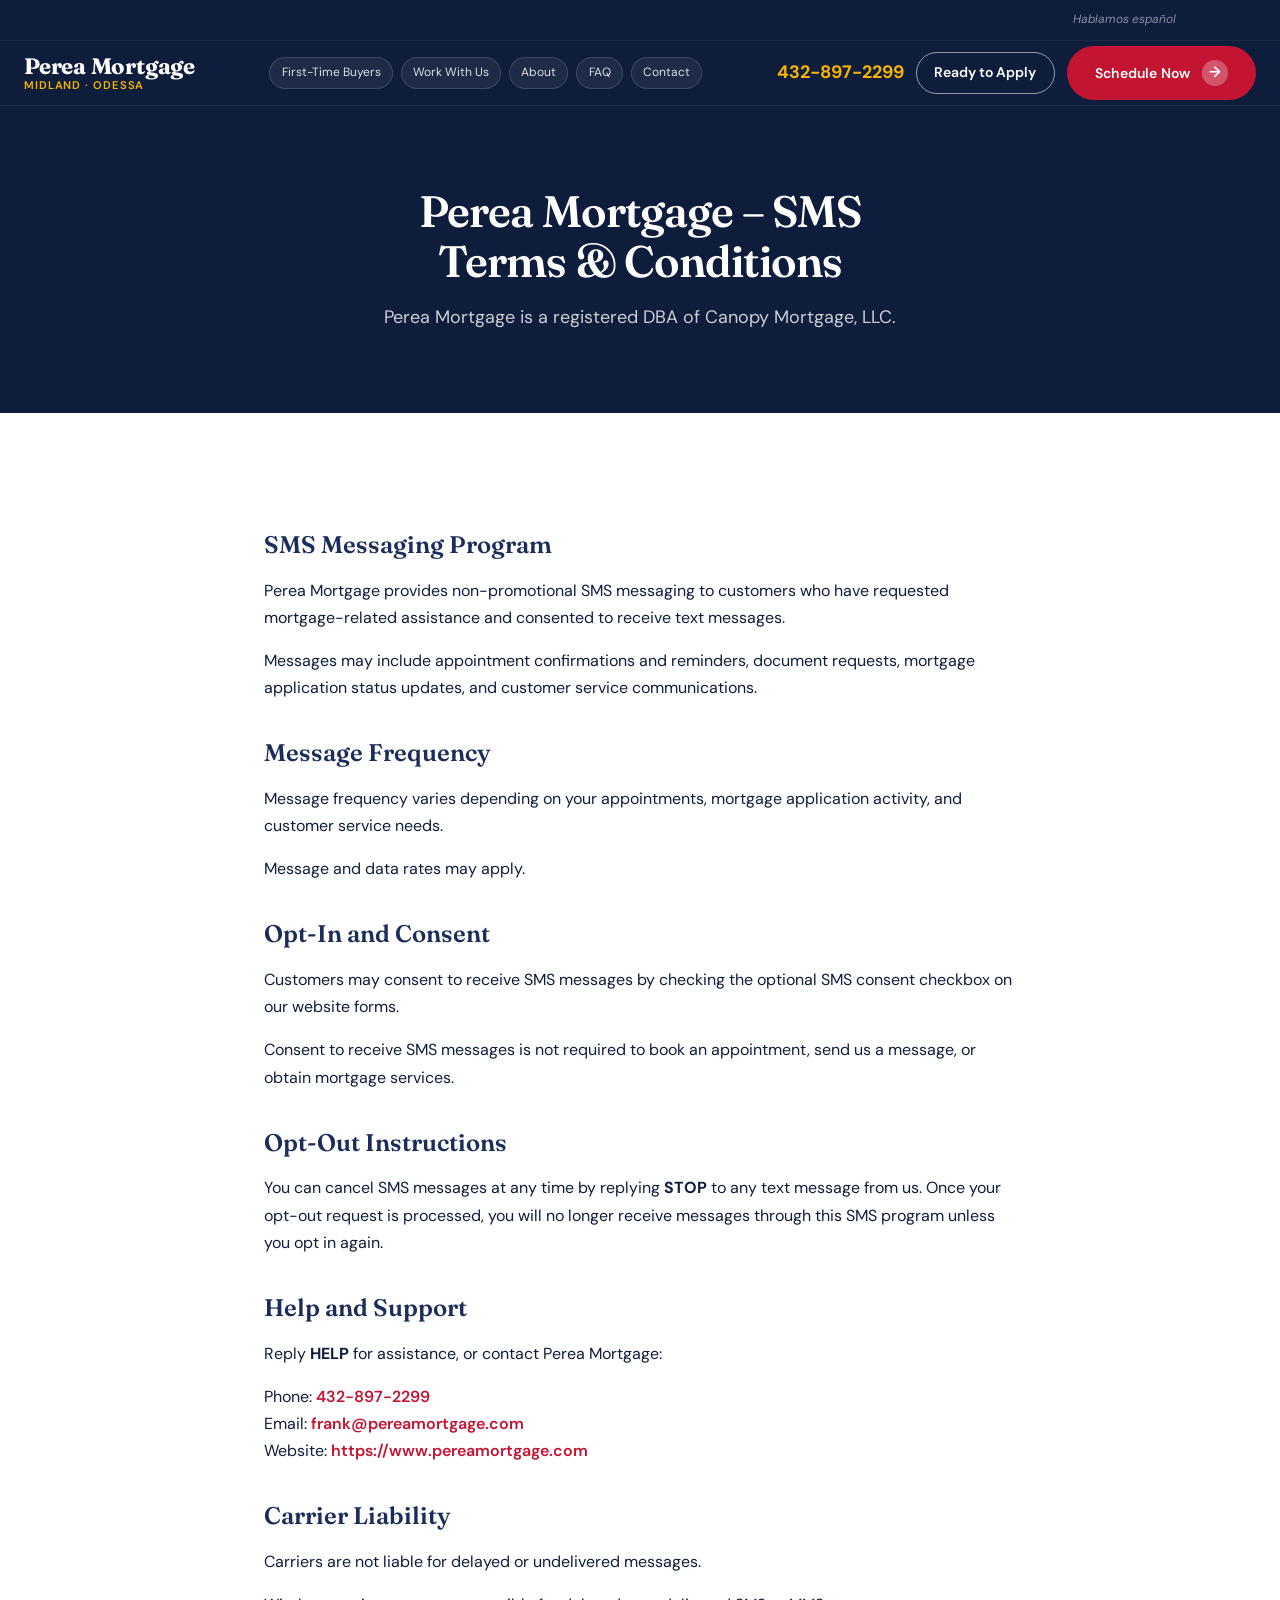
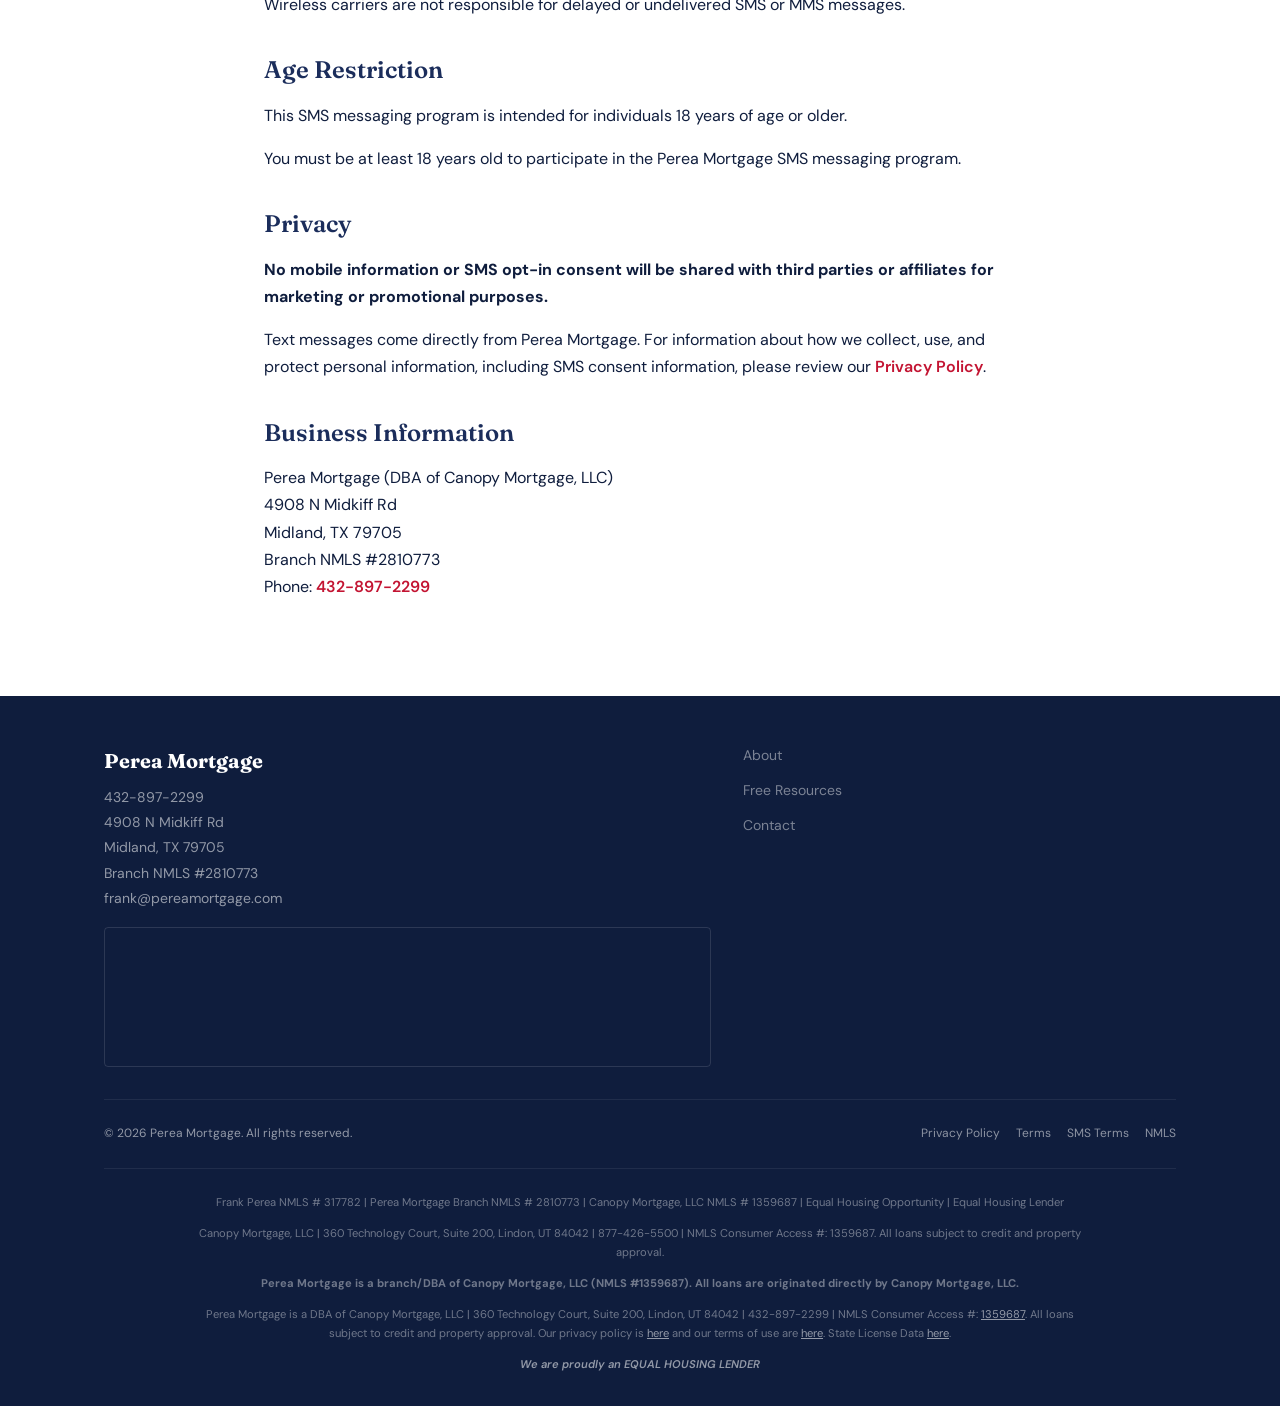
<file: sms-terms.html>
<!DOCTYPE html>
<html lang="en">
<head>
  <meta charset="UTF-8">
  <meta name="viewport" content="width=device-width, initial-scale=1.0">
  <title>SMS Terms &amp; Conditions — Perea Mortgage</title>
  <meta name="description" content="SMS Terms and Conditions for Perea Mortgage, a DBA of Canopy Mortgage, LLC. Message frequency, opt-in, opt-out, and help information.">
  <meta property="og:type" content="website">
  <meta property="og:url" content="https://www.pereamortgage.com/sms-terms">
  <meta property="og:title" content="SMS Terms &amp; Conditions — Perea Mortgage">
  <meta property="og:description" content="SMS Terms and Conditions for Perea Mortgage, a DBA of Canopy Mortgage, LLC.">
  <meta property="og:image" content="https://pereamortgage.com/images/og-image.png">
  <link rel="icon" type="image/svg+xml" href="data:image/svg+xml;utf8,<svg xmlns='http://www.w3.org/2000/svg' viewBox='0 0 100 100'><rect width='100' height='100' rx='18' fill='%230F1D3D'/><text x='50' y='70' font-family='Georgia,serif' font-size='58' font-weight='700' fill='%23F7B500' text-anchor='middle'>P</text></svg>">
  <link rel="preconnect" href="https://fonts.googleapis.com">
  <link rel="preconnect" href="https://fonts.gstatic.com" crossorigin>
  <link href="https://fonts.googleapis.com/css2?family=Fraunces:ital,opsz,wght@0,9..144,400;0,9..144,600;0,9..144,700;1,9..144,300;1,9..144,400;1,9..144,600&family=DM+Sans:ital,opsz,wght@0,9..40,300;0,9..40,400;0,9..40,500;0,9..40,600;1,9..40,300;1,9..40,400&display=swap" rel="stylesheet">
  <link rel="stylesheet" href="styles.css">
  <!-- Google tag (gtag.js) -->
  <script async src="https://www.googletagmanager.com/gtag/js?id=G-0CP8RHRXT9"></script>
  <script>
    window.dataLayer = window.dataLayer || [];
    function gtag(){dataLayer.push(arguments);}
    gtag('js', new Date());

    gtag('config', 'G-0CP8RHRXT9');
  </script>
  <style>
    .legal-body h2 {
      font-family: 'Fraunces', Georgia, serif;
      font-size: var(--fs-xl);
      font-weight: 600;
      color: var(--c-navy);
      margin: var(--sp-8) 0 var(--sp-3);
    }
    .legal-body p { margin-bottom: var(--sp-4); line-height: 1.7; }
    .legal-body a { color: var(--accent); font-weight: 600; word-break: break-word; }
  </style>
</head>
<body>

  <div class="topbar">
    <div class="rail topbar__inner">
      <span class="topbar__note">Hablamos español</span>
    </div>
  </div>

  <nav class="nav">
    <div class="rail">
      <div class="nav__inner">
        <div class="nav__left">
          <button class="nav__toggle" aria-label="Toggle menu" aria-expanded="false">☰</button>
          <a href="/" class="nav__brand">
            <span class="nav__name">Perea Mortgage</span>
            <span class="nav__tag">Midland · Odessa</span>
          </a>
        </div>
        <div class="nav__links">
          <a href="/#first-time" class="nav__link">First-Time Buyers</a>
          <a href="/#offer"      class="nav__link">Work With Us</a>
          <a href="/about"            class="nav__link">About</a>
          <a href="/#faq"        class="nav__link">FAQ</a>
          <a href="/#contact"    class="nav__link">Contact</a>
        </div>
        <div class="nav__right">
          <a href="tel:4328972299" class="nav__phone">432-897-2299</a>
          <a href="https://canopymortgage.nanolos.com/loan-application/#/config/start?organization=FrankPerea2549" class="nav__apply" target="_blank" rel="noopener">Ready to Apply</a>
          <a href="/schedule" class="btn btn--primary"><span class="btn__text-full">Schedule Your Free Numbers Review</span><span class="btn__text-short">Schedule Now</span><span class="btn__arrow">→</span></a>
        </div>
      </div>
    </div>
  </nav>

  <section class="section section--deep">
    <div class="rail rail--narrow" style="text-align:center">
      <h1 class="sec-head sec-head--light">Perea Mortgage – SMS Terms &amp; Conditions</h1>
      <p class="sec-sub sec-sub--light" style="margin-left:auto;margin-right:auto">
        Perea Mortgage is a registered DBA of Canopy Mortgage, LLC.
      </p>
    </div>
  </section>

  <section class="section">
    <div class="rail rail--narrow legal-body">

      <h2>SMS Messaging Program</h2>
      <p>Perea Mortgage provides non-promotional SMS messaging to customers who have requested mortgage-related assistance and consented to receive text messages.</p>
      <p>Messages may include appointment confirmations and reminders, document requests, mortgage application status updates, and customer service communications.</p>

      <h2>Message Frequency</h2>
      <p>Message frequency varies depending on your appointments, mortgage application activity, and customer service needs.</p>
      <p>Message and data rates may apply.</p>

      <h2>Opt-In and Consent</h2>
      <p>Customers may consent to receive SMS messages by checking the optional SMS consent checkbox on our website forms.</p>
      <p>Consent to receive SMS messages is not required to book an appointment, send us a message, or obtain mortgage services.</p>

      <h2>Opt-Out Instructions</h2>
      <p>You can cancel SMS messages at any time by replying <strong>STOP</strong> to any text message from us. Once your opt-out request is processed, you will no longer receive messages through this SMS program unless you opt in again.</p>

      <h2>Help and Support</h2>
      <p>Reply <strong>HELP</strong> for assistance, or contact Perea Mortgage:</p>
      <p>
        Phone: <a href="tel:4328972299">432-897-2299</a><br>
        Email: <a href="mailto:frank@pereamortgage.com">frank@pereamortgage.com</a><br>
        Website: <a href="https://www.pereamortgage.com">https://www.pereamortgage.com</a>
      </p>

      <h2>Carrier Liability</h2>
      <p>Carriers are not liable for delayed or undelivered messages.</p>
      <p>Wireless carriers are not responsible for delayed or undelivered SMS or MMS messages.</p>

      <h2>Age Restriction</h2>
      <p>This SMS messaging program is intended for individuals 18 years of age or older.</p>
      <p>You must be at least 18 years old to participate in the Perea Mortgage SMS messaging program.</p>

      <h2>Privacy</h2>
      <p><strong>No mobile information or SMS opt-in consent will be shared with third parties or affiliates for marketing or promotional purposes.</strong></p>
      <p>Text messages come directly from Perea Mortgage. For information about how we collect, use, and protect personal information, including SMS consent information, please review our <a href="/privacy">Privacy Policy</a>.</p>

      <h2>Business Information</h2>
      <p>
        Perea Mortgage (DBA of Canopy Mortgage, LLC)<br>
        4908 N Midkiff Rd<br>
        Midland, TX 79705<br>
        Branch NMLS #2810773<br>
        Phone: <a href="tel:4328972299">432-897-2299</a>
      </p>

    </div>
  </section>

  <footer class="footer" id="contact">
    <div class="rail">
      <div class="footer__top">
        <div>
          <div class="footer__logo">Perea Mortgage</div>
          <div class="footer__addr">
            <a href="tel:4328972299">432-897-2299</a><br>
            4908 N Midkiff Rd<br>
            Midland, TX 79705<br>
            Branch NMLS #2810773<br>
            <a href="mailto:frank@pereamortgage.com">frank@pereamortgage.com</a>
          </div>
          <div class="footer__map">
            <iframe src="https://www.google.com/maps/embed?pb=!1m18!1m12!1m3!1d3382.100028669285!2d-102.1306237!3d32.0394838!2m3!1f0!2f0!3f0!3m2!1i1024!2i768!4f13.1!3m3!1m2!1s0x86fbd9a359187da5%3A0xdb8682e7aff780e2!2sPerea%20Mortgage!5e0!3m2!1sen!2sus!4v1789484237851!5m2!1sen!2sus" loading="lazy" referrerpolicy="no-referrer-when-downgrade" title="Perea Mortgage office location"></iframe>
          </div>
        </div>
        <div class="footer__links">
          <a href="/about"            class="footer__link">About</a>
          <a href="/#worksheet"  class="footer__link">Free Resources</a>
          <a href="/#contact"    class="footer__link">Contact</a>
        </div>
      </div>
      <div class="footer__bottom">
        <p class="footer__copy">© 2026 Perea Mortgage. All rights reserved.</p>
        <div class="footer__legal">
          <a href="/privacy">Privacy Policy</a>
          <a href="https://canopymortgage.com/terms-of-use/" target="_blank" rel="noopener">Terms</a>
          <a href="/sms-terms">SMS Terms</a>
          <a href="http://www.nmlsconsumeraccess.org/EntityDetails.aspx/COMPANY/1359687" target="_blank" rel="noopener">NMLS</a>
        </div>
      </div>
      <div class="footer__disclosure">
        <p>Frank Perea NMLS # 317782 | Perea Mortgage Branch NMLS # 2810773 | Canopy Mortgage, LLC NMLS # 1359687 | Equal Housing Opportunity | Equal Housing Lender</p>
        <p>Canopy Mortgage, LLC | 360 Technology Court, Suite 200, Lindon, UT 84042 | 877-426-5500 | NMLS Consumer Access #: 1359687. All loans subject to credit and property approval.</p>
        <p><strong>Perea Mortgage is a branch/DBA of Canopy Mortgage, LLC (NMLS #1359687). All loans are originated directly by Canopy Mortgage, LLC.</strong></p>
        <p>Perea Mortgage is a DBA of Canopy Mortgage, LLC | 360 Technology Court, Suite 200, Lindon, UT 84042 | 432-897-2299 | NMLS Consumer Access #: <a href="http://www.nmlsconsumeraccess.org/EntityDetails.aspx/COMPANY/1359687" target="_blank" rel="noopener">1359687</a>. All loans subject to credit and property approval. Our privacy policy is <a href="/privacy">here</a> and our terms of use are <a href="https://canopymortgage.com/terms-of-use/" target="_blank" rel="noopener">here</a>. State License Data <a href="http://www.canopymortgage.com/state-licenses/" target="_blank" rel="noopener">here</a>.</p>
        <p>We are proudly an EQUAL HOUSING LENDER</p>
      </div>
    </div>
  </footer>

  <script src="script.js"></script>

</body>
</html>
</file>
<file: styles.css>
/* =========================================================
   TOKENS
========================================================= */
:root {
  /* palette */
  --c-navy-deep:  #0F1D3D;
  --c-navy:       #1B2D5B;
  --c-navy-mid:   #2A4080;
  --c-red:        #C31432;
  --c-red-hover:  #A8112B;
  --c-gold:       #F7B500;
  --c-gold-dark:  #C99200;
  --c-white:      #FFFFFF;
  --c-ground:     #EFF2FA;   /* cool off-white — chosen */
  --c-ink:        #0F1D3D;
  --c-ink-mid:    #3A5080;
  --c-ink-soft:   #4A6090;

  /* semantic light */
  --bg:           var(--c-white);
  --bg-alt:       var(--c-ground);
  --bg-dark:      var(--c-navy);
  --bg-deep:      var(--c-navy-deep);
  --text:         var(--c-ink);
  --text-mid:     var(--c-ink-mid);
  --text-soft:    var(--c-ink-soft);
  --accent:       var(--c-red);
  --gold:         var(--c-gold);
  --border:       rgba(15, 29, 61, 0.10);

  /* type scale */
  --fs-xs:   0.75rem;
  --fs-sm:   0.875rem;
  --fs-base: 1rem;
  --fs-md:   1.125rem;
  --fs-lg:   1.25rem;
  --fs-xl:   1.5rem;
  --fs-2xl:  2rem;
  --fs-3xl:  clamp(1.85rem, 3.5vw, 2.75rem);
  --fs-4xl:  clamp(2.25rem, 4.5vw, 3.5rem);
  --fs-hero: clamp(3rem, 6vw, 5.25rem);

  /* space */
  --sp-1:  0.25rem;  --sp-2:  0.5rem;   --sp-3:  0.75rem;
  --sp-4:  1rem;     --sp-5:  1.25rem;  --sp-6:  1.5rem;
  --sp-8:  2rem;     --sp-10: 2.5rem;   --sp-12: 3rem;
  --sp-16: 4rem;     --sp-20: 5rem;     --sp-24: 6rem;

  /* layout */
  --rail:        1120px;
  --rail-narrow:  800px;
  --radius:       4px;
  --radius-lg:    8px;
}

/* dark – system */
@media (prefers-color-scheme: dark) {
  :root:not([data-theme="light"]) {
    --bg:        #09142A;
    --bg-alt:    #0F1D3D;
    --bg-dark:   #0A1628;
    --bg-deep:   #060E1F;
    --text:      #DCE6F5;
    --text-mid:  #8FA8CC;
    --text-soft: #7E9CC0;
    --accent:    #FF3355;  /* brighter red for contrast on dark grounds */
    --border:    rgba(180, 210, 255, 0.09);
  }
}

/* dark – explicit toggle */
:root[data-theme="dark"] {
  --bg:        #09142A;
  --bg-alt:    #0F1D3D;
  --bg-dark:   #0A1628;
  --bg-deep:   #060E1F;
  --text:      #DCE6F5;
  --text-mid:  #8FA8CC;
  --text-soft: #7E9CC0;
  --accent:    #FF3355;  /* brighter red for contrast on dark grounds */
  --border:    rgba(180, 210, 255, 0.09);
}

/* =========================================================
   RESET
========================================================= */
*, *::before, *::after { box-sizing: border-box; margin: 0; padding: 0; }
html { scroll-behavior: smooth; }
[id] { scroll-margin-top: 100px; }
body {
  background: var(--bg);
  color: var(--text);
  font-family: 'DM Sans', system-ui, -apple-system, sans-serif;
  font-size: var(--fs-base);
  line-height: 1.65;
  -webkit-font-smoothing: antialiased;
  overflow-x: hidden;
  overflow-anchor: none;
}
img { max-width: 100%; display: block; }
a { color: inherit; text-decoration: none; }
ul { list-style: none; }
button { font-family: inherit; cursor: pointer; }

/* =========================================================
   UTILITIES
========================================================= */
.rail {
  max-width: var(--rail);
  margin: 0 auto;
  padding-inline: var(--sp-6);
}
.rail--narrow { max-width: var(--rail-narrow); }

.eyebrow {
  display: inline-block;
  font-size: var(--fs-xs);
  font-weight: 600;
  letter-spacing: 0.12em;
  text-transform: uppercase;
  color: var(--text-soft);
}
.eyebrow--gold  { color: var(--c-gold); }
.eyebrow--light { color: rgba(255,255,255,0.55); }

/* =========================================================
   BUTTONS
========================================================= */
.btn {
  display: inline-flex;
  align-items: center;
  gap: var(--sp-3);
  padding: 0.875rem 1.75rem;
  border-radius: 100px;
  font-size: var(--fs-sm);
  font-weight: 600;
  letter-spacing: 0.015em;
  line-height: 1;
  border: none;
  white-space: nowrap;
  transition: opacity .15s, transform .15s, background .15s;
}
.btn:hover { opacity: .9; transform: translateY(-1px); }
.btn:active { transform: translateY(0); }

.btn--primary  { background: var(--c-red);   color: #fff; }
.btn--gold     { background: var(--c-gold);  color: var(--c-navy-deep); font-weight: 700; }
.btn--ghost    { background: rgba(255,255,255,.1); color: #fff; border: 1.5px solid rgba(255,255,255,.65); }
.btn--outline  { background: transparent; color: var(--accent); border: 1.5px solid var(--accent); }

.btn__arrow {
  display: inline-flex;
  align-items: center;
  justify-content: center;
  width: 1.6rem;
  height: 1.6rem;
  border-radius: 50%;
  flex-shrink: 0;
  font-size: 0.95rem;
  background: rgba(255,255,255,.28);
}
.btn--gold .btn__arrow { background: rgba(15,29,61,.16); }
.btn__text-short { display: none; }

.btn__icon {
  display: inline-flex;
  align-items: center;
  justify-content: center;
  width: 1.6rem;
  height: 1.6rem;
  border-radius: 50%;
  flex-shrink: 0;
  font-size: 0.85rem;
  background: rgba(255,255,255,.18);
  border: 1px solid rgba(255,255,255,.4);
}
.btn--lg       { padding: 1.05rem 2.1rem; font-size: var(--fs-base); }

/* =========================================================
   TOPBAR
========================================================= */
.topbar {
  background: var(--c-navy-deep);
  border-bottom: 1px solid rgba(255,255,255,.06);
}
.topbar__inner {
  display: flex;
  align-items: center;
  justify-content: flex-end;
  gap: var(--sp-5);
  height: 40px;
}
.topbar__note {
  font-size: var(--fs-xs);
  color: rgba(255,255,255,.5);
  font-style: italic;
}

/* =========================================================
   NAV
========================================================= */
.nav {
  position: sticky;
  top: 0;
  z-index: 100;
  background: var(--c-navy-deep);
  border-bottom: 1px solid rgba(255,255,255,.06);
}
.nav__inner {
  display: flex;
  align-items: center;
  justify-content: space-between;
  gap: var(--sp-8);
  height: 64px;
}
.nav .rail { max-width: 1440px; }
.nav__left { display: flex; align-items: center; gap: var(--sp-4); }
.nav__name, .nav__tag { white-space: nowrap; }
.nav__brand { display: flex; flex-direction: column; line-height: 1; gap: 2px; }
.nav__name  { font-family: 'Fraunces', Georgia, serif; font-size: 1.4rem; font-weight: 700; color: #fff; letter-spacing: -.01em; }
.nav__tag   { font-size: 0.7rem; font-weight: 600; color: var(--c-gold); letter-spacing: .08em; text-transform: uppercase; }

.nav__links {
  display: flex;
  align-items: center;
  gap: var(--sp-2);
  flex-shrink: 0;
}
.nav__link {
  font-size: var(--fs-xs);
  color: rgba(255,255,255,.85);
  padding: .35rem .7rem;
  border: 1px solid rgba(255,255,255,.14);
  background: rgba(255,255,255,.06);
  border-radius: 100px;
  white-space: nowrap;
  transition: color .15s, border-color .15s, background .15s;
}
.nav__link:hover {
  color: var(--c-navy-deep);
  border-color: var(--c-gold);
  background: var(--c-gold);
}
.nav__link[aria-current="page"] {
  color: var(--c-navy-deep);
  border-color: var(--c-gold);
  background: var(--c-gold);
}

.nav__right { display: flex; align-items: center; gap: var(--sp-3); flex-shrink: 0; }
.nav__phone {
  font-size: var(--fs-md);
  font-weight: 700;
  color: var(--c-gold);
  white-space: nowrap;
  margin-left: var(--sp-8);
  transition: color .15s;
}
.nav__phone:hover { color: #fff; }
.nav__apply {
  font-size: var(--fs-sm);
  color: #fff;
  font-weight: 600;
  padding: .5rem 1.1rem;
  border: 1.5px solid rgba(255,255,255,.55);
  background: transparent;
  border-radius: 100px;
  white-space: nowrap;
  transition: color .15s, border-color .15s, background .15s;
}
.nav__apply:hover {
  color: var(--c-navy-deep);
  border-color: var(--c-gold);
  background: var(--c-gold);
}

.nav__toggle {
  display: none;
  align-items: center;
  justify-content: center;
  width: 3rem;
  height: 3rem;
  border-radius: 50%;
  background: rgba(255,255,255,.08);
  border: 1px solid rgba(255,255,255,.18);
  color: #fff;
  font-size: 1.6rem;
  flex-shrink: 0;
  transition: background .15s, border-color .15s;
}
.nav__toggle:hover { background: rgba(255,255,255,.16); }

/* =========================================================
   HERO
========================================================= */
.hero {
  background: var(--c-navy-deep);
  color: #fff;
  padding: var(--sp-20) 0 var(--sp-24);
  position: relative;
  overflow: hidden;
}

.hero__bg {
  position: absolute;
  inset: 0;
  background: url('images/hero-house.jpg') center / cover no-repeat;
  z-index: 0;
}
.hero__overlay {
  position: absolute;
  inset: 0;
  background: linear-gradient(180deg, rgba(15,29,61,.74), rgba(15,29,61,.85));
  z-index: 0;
}

.hero__inner {
  position: relative;
  z-index: 1;
  max-width: 820px;
}

.hero__flag {
  display: inline-flex;
  align-items: center;
  gap: var(--sp-2);
  padding: .5rem 1rem;
  border: 1px solid rgba(247, 181, 0, .45);
  background: rgba(247, 181, 0, .12);
  border-radius: 100px;
  font-size: var(--fs-sm);
  font-weight: 700;
  letter-spacing: .06em;
  text-transform: uppercase;
  color: var(--c-gold);
  text-shadow: 0 1px 8px rgba(0,0,0,.25);
  margin-bottom: var(--sp-8);
}
.hero__flag::before {
  content: '';
  width: 5px; height: 5px;
  border-radius: 50%;
  background: var(--c-gold);
  flex-shrink: 0;
}

.hero__headline {
  font-family: 'Fraunces', Georgia, serif;
  font-size: var(--fs-hero);
  font-weight: 700;
  line-height: 1.04;
  letter-spacing: -.025em;
  text-wrap: balance;
  color: #fff;
  margin-bottom: var(--sp-6);
  text-shadow: 0 2px 16px rgba(0,0,0,.35);
}
.hero__headline em {
  font-style: italic;
  color: var(--c-gold);
}

.hero__sub {
  font-size: var(--fs-md);
  line-height: 1.72;
  color: rgba(255,255,255,.88);
  max-width: 610px;
  margin-bottom: var(--sp-10);
  text-shadow: 0 2px 12px rgba(0,0,0,.3);
}

.hero__ctas {
  display: flex;
  flex-wrap: wrap;
  gap: var(--sp-3);
  margin-bottom: var(--sp-10);
}
.hero__ctas .btn {
  width: 23rem;
  max-width: 100%;
  justify-content: center;
}

.hero__trust {
  display: flex;
  align-items: center;
  gap: var(--sp-4);
}
.stars { display: flex; gap: 2px; color: var(--c-gold); font-size: .95rem; line-height: 1; }
.hero__trust-copy { font-size: var(--fs-sm); color: rgba(255,255,255,.72); }
.hero__trust-copy strong { color: rgba(255,255,255,.92); font-weight: 600; }

/* =========================================================
   SECTION BASE
========================================================= */
.section { padding: var(--sp-20) 0; }
.section--alt  { background: var(--bg-alt); }
.section--dark { background: var(--c-navy);  color: #fff; }
.section--deep { background: var(--c-navy-deep); color: #fff; }

.sec-header { margin-bottom: var(--sp-12); }
.sec-head {
  font-family: 'Fraunces', Georgia, serif;
  font-size: var(--fs-3xl);
  font-weight: 600;
  line-height: 1.14;
  letter-spacing: -.02em;
  text-wrap: balance;
}
.sec-head--light { color: #fff; }
.sec-sub {
  font-size: var(--fs-md);
  color: var(--text-mid);
  margin-top: var(--sp-4);
  max-width: 640px;
  line-height: 1.7;
}
.sec-sub--light { color: rgba(255,255,255,.78); }

/* =========================================================
   REVIEWS
========================================================= */
.reviews-grid {
  display: grid;
  grid-template-columns: repeat(3,1fr);
  gap: var(--sp-5);
}
.review-card {
  background: var(--bg);
  border: 1px solid var(--border);
  border-radius: var(--radius-lg);
  padding: var(--sp-7, 1.75rem);
  display: flex;
  flex-direction: column;
  gap: var(--sp-4);
}
.review-card__quote {
  font-family: 'Fraunces', Georgia, serif;
  font-size: 1.05rem;
  font-style: italic;
  font-weight: 400;
  line-height: 1.6;
  color: var(--text);
  flex: 1;
}
.review-card__name { font-size: var(--fs-sm); font-weight: 600; color: var(--text-mid); }
.review-card__role { font-size: var(--fs-xs); color: var(--text-soft); margin-top: 2px; }

.closings { margin-top: var(--sp-10); }
.closings__top {
  display: flex;
  align-items: center;
  justify-content: space-between;
  gap: var(--sp-4);
  margin-bottom: var(--sp-5);
}
.closings__head {
  font-family: 'Fraunces', Georgia, serif;
  font-size: var(--fs-xl);
  font-weight: 600;
  color: var(--text);
}
.closings__nav { display: flex; gap: var(--sp-2); flex-shrink: 0; }
.closings__btn {
  display: inline-flex;
  align-items: center;
  justify-content: center;
  width: 3rem;
  height: 3rem;
  border-radius: 50%;
  border: none;
  /* the arrow is drawn as a bold icon; the text arrow in the HTML is hidden */
  font-size: 0;
  background: var(--c-gold) url("data:image/svg+xml,%3Csvg xmlns='http://www.w3.org/2000/svg' viewBox='0 0 24 24' fill='none' stroke='%230F1D3D' stroke-width='3' stroke-linecap='round' stroke-linejoin='round'%3E%3Cpath d='M4 12h16M13 5l7 7-7 7'/%3E%3C/svg%3E") center / 1.4rem no-repeat;
  box-shadow: 0 2px 6px rgba(15,29,61,.18);
  cursor: pointer;
  transition: background-color .15s, opacity .15s, transform .15s;
}
.closings__btn[data-dir="-1"] { transform: scaleX(-1); }
.closings__btn:hover:not(:disabled) { background-color: var(--c-gold-dark); }
.closings__btn:disabled { opacity: .35; cursor: default; box-shadow: none; }
.closings-grid {
  display: flex;
  gap: var(--sp-5);
  overflow-x: auto;
  scroll-snap-type: x mandatory;
  scrollbar-width: none;
}
.closings-grid::-webkit-scrollbar { display: none; }
.closings-grid img {
  flex: 0 0 calc((100% - 2 * var(--sp-5)) / 3);
  min-width: 0;
  height: auto;
  aspect-ratio: 4 / 5;
  object-fit: cover;
  border-radius: var(--radius-lg);
  border: 1px solid var(--border);
  scroll-snap-align: start;
}

.reviews-footer {
  display: flex;
  align-items: center;
  gap: var(--sp-4);
  margin-top: var(--sp-8);
  padding-top: var(--sp-8);
  border-top: 1px solid var(--border);
}
.reviews-score {
  font-family: 'Fraunces', Georgia, serif;
  font-size: var(--fs-2xl);
  font-weight: 700;
  color: var(--text);
  line-height: 1;
}
.reviews-label { font-size: var(--fs-sm); color: var(--text-soft); margin-top: 3px; }

/* =========================================================
   PROBLEM
========================================================= */
.problem-grid {
  display: grid;
  grid-template-columns: 1fr 1fr;
  gap: var(--sp-16);
  align-items: start;
}
.problem-pull {
  font-family: 'Fraunces', Georgia, serif;
  font-size: clamp(.95rem, 2.5vw, 1.3rem);
  font-style: italic;
  font-weight: 400;
  color: var(--text-mid);
  line-height: 1.55;
  margin-bottom: var(--sp-6);
}
.problem-body {
  font-size: var(--fs-md);
  color: var(--text);
  line-height: 1.72;
  margin-bottom: var(--sp-6);
}
.problem-close {
  font-size: var(--fs-base);
  color: var(--text);
  line-height: 1.72;
}
.problem-close strong { color: var(--accent); }

.questions {
  display: flex;
  flex-direction: column;
  gap: var(--sp-2);
}
.question {
  display: flex;
  gap: var(--sp-3);
  align-items: flex-start;
  padding: var(--sp-4) var(--sp-5);
  background: var(--bg-alt);
  border-radius: var(--radius);
  font-size: var(--fs-md);
  font-weight: 600;
  line-height: 1.55;
  color: var(--text);
}
.question::before {
  content: '→';
  color: var(--accent);
  font-size: .85rem;
  font-weight: 700;
  flex-shrink: 0;
  margin-top: 1px;
}

.pull-testimonial {
  margin-top: var(--sp-8);
  padding: var(--sp-7, 1.75rem);
  background: var(--c-navy);
  border-radius: var(--radius-lg);
  color: #fff;
}
.pull-testimonial__q {
  font-family: 'Fraunces', Georgia, serif;
  font-size: var(--fs-lg);
  font-style: italic;
  font-weight: 400;
  line-height: 1.5;
  margin-bottom: var(--sp-3);
}
.pull-testimonial__name { font-size: var(--fs-sm); font-weight: 600; color: var(--c-gold); }
.pull-testimonial__role { font-size: var(--fs-xs); color: rgba(255,255,255,.65); }

/* =========================================================
   OFFER
========================================================= */
.offer-cards {
  display: grid;
  grid-template-columns: repeat(3,1fr);
  gap: var(--sp-5);
  margin-bottom: var(--sp-10);
}
.offer-card {
  background: rgba(255,255,255,.055);
  border: 1px solid rgba(255,255,255,.1);
  border-radius: var(--radius-lg);
  padding: var(--sp-8);
  display: flex;
  flex-direction: column;
  gap: var(--sp-4);
}
.offer-card--hi { border-color: rgba(247,181,0,.4); background: rgba(247,181,0,.045); }

.offer-card__icon {
  width: 42px; height: 42px;
  border-radius: var(--radius);
  background: var(--c-gold);
  display: flex; align-items: center; justify-content: center;
  font-size: 1.25rem;
}
.offer-card__title {
  font-family: 'Fraunces', Georgia, serif;
  font-size: var(--fs-xl);
  font-weight: 600;
  color: #fff;
  line-height: 1.2;
}
.offer-card__body {
  font-size: var(--fs-sm);
  color: rgba(255,255,255,.6);
  line-height: 1.65;
  flex: 1;
}

.section-cta { text-align: center; padding-top: var(--sp-4); }
.section-cta .note {
  font-size: var(--fs-sm);
  color: rgba(255,255,255,.62);
  margin-top: var(--sp-3);
}

/* =========================================================
   INLINE TESTIMONIAL
========================================================= */
.inline-t {
  display: flex;
  gap: var(--sp-5);
  align-items: flex-start;
  background: var(--bg-alt);
  border-radius: var(--radius-lg);
  padding: var(--sp-8);
}
.inline-t__mark {
  font-family: 'Fraunces', Georgia, serif;
  font-size: 3.5rem;
  color: var(--accent);
  line-height: .75;
  flex-shrink: 0;
  margin-top: .2rem;
}
.inline-t__q {
  font-family: 'Fraunces', Georgia, serif;
  font-size: var(--fs-lg);
  font-style: italic;
  font-weight: 400;
  line-height: 1.5;
  color: var(--text);
  margin-bottom: var(--sp-3);
}
.inline-t__by { font-size: var(--fs-sm); font-weight: 600; color: var(--text-mid); }

/* =========================================================
   BENEFITS
========================================================= */
.benefits-grid {
  display: grid;
  grid-template-columns: repeat(3,1fr);
  gap: 1px;
  background: var(--border);
  border: 1px solid var(--border);
  border-radius: var(--radius-lg);
  overflow: hidden;
}
.benefits-grid--4 { grid-template-columns: repeat(4,1fr); }
.benefit {
  background: var(--bg);
  padding: var(--sp-8);
}
.benefit__num {
  font-family: 'Fraunces', Georgia, serif;
  font-size: clamp(2rem, 4vw, 3rem);
  font-weight: 700;
  color: var(--c-gold);
  line-height: 1;
  margin-bottom: var(--sp-4);
}
.benefit__title { font-size: var(--fs-base); font-weight: 600; color: var(--text); margin-bottom: var(--sp-2); }
.benefit__body  { font-size: var(--fs-sm); color: var(--text-mid); line-height: 1.6; }

/* =========================================================
   USP
========================================================= */
.usp-grid {
  display: grid;
  grid-template-columns: 1fr 1fr;
  gap: var(--sp-16);
  align-items: center;
}
.usp-text .sec-head { margin-bottom: var(--sp-6); }
.usp-text p { font-size: var(--fs-md); color: var(--text-mid); line-height: 1.72; margin-bottom: var(--sp-5); }

.usp-stages { display: flex; flex-direction: column; gap: 2px; }
.usp-stage {
  display: flex;
  gap: var(--sp-4);
  align-items: flex-start;
  padding: var(--sp-5) var(--sp-6);
  border-radius: var(--radius);
  background: var(--bg-alt);
  transition: background .2s;
}
.usp-stage:hover { background: var(--c-ground, #dde3f0); }
.usp-stage__n {
  font-family: 'Fraunces', Georgia, serif;
  font-size: var(--fs-xl);
  font-weight: 700;
  color: var(--accent);
  line-height: 1;
  flex-shrink: 0;
  min-width: 26px;
}
.usp-stage__title { font-size: var(--fs-sm); font-weight: 600; color: var(--text); margin-bottom: 2px; }
.usp-stage__desc  { font-size: var(--fs-base); color: var(--text-mid); line-height: 1.6; }

/* =========================================================
   GUARANTEE
========================================================= */
.guarantee-grid {
  display: grid;
  grid-template-columns: 1fr 1fr;
  gap: var(--sp-6);
}
.gblock {
  background: rgba(255,255,255,.055);
  border: 1px solid rgba(255,255,255,.1);
  border-radius: var(--radius-lg);
  padding: var(--sp-8);
}
.gblock--hi { border-color: rgba(247,181,0,.45); background: rgba(247,181,0,.05); }
.gblock__title {
  font-family: 'Fraunces', Georgia, serif;
  font-size: var(--fs-xl);
  font-weight: 600;
  color: #fff;
  margin-bottom: var(--sp-6);
  padding-bottom: var(--sp-4);
  border-bottom: 1px solid rgba(255,255,255,.1);
}
.gitems { display: flex; flex-direction: column; gap: var(--sp-5); }
.gitem { display: flex; gap: var(--sp-3); align-items: flex-start; }
.gitem__dot { width: 6px; height: 6px; border-radius: 50%; background: var(--c-gold); margin-top: 7px; flex-shrink: 0; }
.gitem__text { font-size: var(--fs-base); color: rgba(255,255,255,.7); line-height: 1.65; }
.gitem__text strong { color: #fff; font-weight: 600; }

/* =========================================================
   ABOUT
========================================================= */
.about-grid {
  display: grid;
  grid-template-columns: minmax(0, 1fr) minmax(0, 1fr);
  gap: var(--sp-16);
  align-items: center;
}
.about-grid > * { min-width: 0; }
.about-photo {
  background: var(--c-navy);
  border-radius: var(--radius-lg);
  aspect-ratio: 4/3;
  display: flex;
  align-items: center;
  justify-content: center;
  flex-direction: column;
  gap: var(--sp-3);
  color: rgba(255,255,255,.25);
  overflow: hidden;
}
.about-photo__label { font-size: var(--fs-sm); text-align: center; }
.about-photo img { width: 100%; height: 100%; object-fit: cover; object-position: center 15%; display: block; }
.about-photo--split { display: grid; grid-template-columns: repeat(3, 1fr); gap: 2px; }
.about-photo--split .about-photo__cell { width: 100%; height: 100%; overflow: hidden; }
.about-photo--split .about-photo__cell img { width: 100%; height: 100%; object-fit: cover; object-position: center 15%; display: block; }

.calendar-box { background: var(--bg-alt); border-radius: var(--radius-lg); padding: var(--sp-5); }

.about-text .sec-head { margin-bottom: var(--sp-5); }
.about-text p { font-size: var(--fs-base); color: var(--text-mid); line-height: 1.75; margin-bottom: var(--sp-4); }

.chips { display: flex; flex-wrap: wrap; gap: var(--sp-2); margin: var(--sp-4) 0 var(--sp-6); }
.chip {
  padding: .35rem .875rem;
  background: var(--bg-alt);
  border-radius: 100px;
  font-size: var(--fs-sm);
  font-weight: 600;
  color: var(--text);
  border: 1px solid var(--border);
}

/* =========================================================
   VALUES LIST
========================================================= */
.value-list { display: flex; flex-direction: column; gap: var(--sp-6); margin-top: var(--sp-8); }
.value-item { display: flex; gap: var(--sp-4); align-items: flex-start; }
.value-item__dot { width: 8px; height: 8px; border-radius: 50%; background: var(--accent); margin-top: 9px; flex-shrink: 0; }
.value-item__title { font-size: var(--fs-md); font-weight: 700; color: var(--text); margin-bottom: 4px; }
.value-item__body { font-size: var(--fs-base); color: var(--text-mid); line-height: 1.72; }

/* =========================================================
   TEAM
========================================================= */
.team-grid {
  display: grid;
  grid-template-columns: repeat(3,1fr);
  gap: var(--sp-5);
}
.team-card {
  background: var(--bg);
  border: 1px solid var(--border);
  border-radius: var(--radius-lg);
  padding: var(--sp-8);
  display: flex;
  flex-direction: column;
  gap: var(--sp-4);
}
.team-avatar {
  width: 60px;
  height: 60px;
  border-radius: 50%;
  background: var(--bg-alt);
  display: flex;
  align-items: center;
  justify-content: center;
  color: var(--text-soft);
  font-family: 'Fraunces', Georgia, serif;
  font-size: 1.3rem;
  font-weight: 700;
  overflow: hidden;
}
.team-avatar img { width: 100%; height: 100%; object-fit: cover; object-position: center 15%; }
.team-card__name { font-family: 'Fraunces', Georgia, serif; font-size: var(--fs-lg); font-weight: 600; color: var(--text); }
.team-card__role { font-size: var(--fs-xs); font-weight: 700; color: var(--accent); text-transform: uppercase; letter-spacing: .04em; margin-top: 2px; }
.team-card__bio { font-size: var(--fs-sm); color: var(--text-mid); line-height: 1.65; }
.team-card__bio + .team-card__bio { margin-top: var(--sp-3); }

/* =========================================================
   PROCESS
========================================================= */
.process-row {
  display: grid;
  grid-template-columns: repeat(4,1fr);
  gap: 0;
  position: relative;
  margin-bottom: var(--sp-12);
}
.process-row::before {
  content: '';
  position: absolute;
  top: 23px;
  left: calc(12.5% + 23px);
  right: calc(12.5% + 23px);
  height: 2px;
  background: rgba(255,255,255,.15);
}
.process-step { position: relative; padding: 0 var(--sp-4); text-align: center; }
.process-step__num {
  width: 46px; height: 46px;
  border-radius: 50%;
  background: var(--c-red);
  color: #fff;
  font-family: 'Fraunces', Georgia, serif;
  font-size: var(--fs-lg);
  font-weight: 700;
  display: flex;
  align-items: center;
  justify-content: center;
  margin: 0 auto var(--sp-5);
  position: relative;
  z-index: 1;
}
.process-step__title { font-size: var(--fs-base); font-weight: 600; color: #fff; margin-bottom: var(--sp-2); }
.process-step__desc  { font-size: var(--fs-base); color: rgba(255,255,255,.6); line-height: 1.6; }

/* =========================================================
   FAQ
========================================================= */
.faq { display: flex; flex-direction: column; }
.faq-item { border-bottom: 1px solid var(--border); }
.faq-item:first-child { border-top: 1px solid var(--border); }
.faq-q {
  display: flex;
  justify-content: space-between;
  align-items: center;
  gap: var(--sp-4);
  padding: var(--sp-5) 0;
  font-size: var(--fs-base);
  font-weight: 500;
  color: var(--text);
  cursor: pointer;
  user-select: none;
  transition: color .15s;
}
.faq-q:hover { color: var(--accent); }
.faq-toggle {
  width: 24px; height: 24px;
  border-radius: 50%;
  background: var(--bg-alt);
  display: flex; align-items: center; justify-content: center;
  flex-shrink: 0;
  font-size: 1.1rem;
  color: var(--text-soft);
  transition: transform .2s, background .2s, color .2s;
}
.faq-item.open .faq-toggle { transform: rotate(45deg); background: var(--accent); color: #fff; }
.faq-a {
  display: grid;
  grid-template-rows: 0fr;
  transition: grid-template-rows .3s ease;
}
.faq-item.open .faq-a { grid-template-rows: 1fr; }
.faq-a__body {
  overflow: hidden;
  font-size: var(--fs-sm);
  color: var(--text-mid);
  line-height: 1.7;
  padding-bottom: 0;
  transition: padding-bottom .3s;
}
.faq-item.open .faq-a__body { padding-bottom: var(--sp-5); }

/* =========================================================
   LEAD MAGNET
========================================================= */
.lead-grid {
  display: grid;
  grid-template-columns: 1fr auto;
  gap: var(--sp-12);
  align-items: center;
}
.lead-head {
  font-family: 'Fraunces', Georgia, serif;
  font-size: var(--fs-3xl);
  font-weight: 600;
  color: #fff;
  line-height: 1.18;
  margin-bottom: var(--sp-3);
}
.lead-sub { font-size: var(--fs-md); color: rgba(255,255,255,.6); }
.lead-form { display: flex; gap: var(--sp-2); flex-shrink: 0; }
.lead-input {
  padding: .875rem 1.2rem;
  border: 1px solid rgba(255,255,255,.2);
  border-radius: var(--radius);
  background: rgba(255,255,255,.08);
  color: #fff;
  font-family: 'DM Sans', sans-serif;
  font-size: var(--fs-sm);
  width: 270px;
  outline: none;
  transition: border-color .2s;
}
.lead-input::placeholder { color: rgba(255,255,255,.32); }
.lead-input:focus { border-color: var(--c-gold); }

/* =========================================================
   FINAL CTA
========================================================= */
.final-cta { padding: var(--sp-24) 0; text-align: center; background: var(--bg); }
.final-cta__head {
  font-family: 'Fraunces', Georgia, serif;
  font-size: var(--fs-4xl);
  font-weight: 700;
  color: var(--text);
  line-height: 1.1;
  letter-spacing: -.025em;
  text-wrap: balance;
  max-width: 680px;
  margin: 0 auto var(--sp-4);
}
.final-cta__sub { font-size: var(--fs-md); color: var(--text-mid); margin-bottom: var(--sp-8); }
.final-cta__note { font-size: var(--fs-sm); color: var(--text-soft); margin-top: var(--sp-4); }
.final-cta__phone { font-size: var(--fs-lg); font-weight: 600; color: var(--text); margin-top: var(--sp-2); display: block; }
.final-cta__es { font-size: var(--fs-sm); color: var(--text-soft); font-style: italic; margin-top: var(--sp-2); }

/* =========================================================
   FOOTER
========================================================= */
.footer {
  background: var(--c-navy-deep);
  padding: var(--sp-12) 0 var(--sp-8);
  color: rgba(255,255,255,.55);
}
.footer__top {
  display: grid;
  grid-template-columns: 1.4fr 1fr;
  gap: var(--sp-8);
  padding-bottom: var(--sp-8);
  border-bottom: 1px solid rgba(255,255,255,.07);
  margin-bottom: var(--sp-6);
}
.footer__logo { font-family: 'Fraunces', Georgia, serif; font-size: var(--fs-lg); font-weight: 700; color: #fff; margin-bottom: var(--sp-2); }
.footer__addr { font-size: var(--fs-sm); line-height: 1.8; }
.footer__map {
  width: 100%;
  height: 140px;
  margin-top: var(--sp-4);
  border: 1px solid rgba(255,255,255,.12);
  border-radius: var(--radius);
  overflow: hidden;
}
.footer__map iframe { width: 100%; height: 100%; border: 0; display: block; }
.footer__links { display: flex; flex-direction: column; gap: var(--sp-3); }
.footer__link { font-size: var(--fs-sm); color: rgba(255,255,255,.45); transition: color .15s; }
.footer__link:hover { color: #fff; }
.footer__contact { font-size: var(--fs-sm); line-height: 2; }
.footer__contact a { color: rgba(255,255,255,.65); transition: color .15s; }
.footer__contact a:hover { color: #fff; }
.footer__bottom {
  display: flex;
  justify-content: space-between;
  align-items: center;
  flex-wrap: wrap;
  gap: var(--sp-3);
}
.footer__copy { font-size: var(--fs-xs); }
.footer__legal { display: flex; gap: var(--sp-4); flex-wrap: wrap; }
.footer__legal a { font-size: var(--fs-xs); color: rgba(255,255,255,.52); }
.footer__legal a:hover { color: rgba(255,255,255,.8); }

.footer__disclosure {
  margin-top: var(--sp-6);
  padding-top: var(--sp-6);
  border-top: 1px solid rgba(255,255,255,.07);
  text-align: center;
}
.footer__disclosure p {
  font-size: 0.7rem;
  line-height: 1.7;
  color: rgba(255,255,255,.4);
  max-width: 900px;
  margin: 0 auto var(--sp-3);
}
.footer__disclosure p:last-child { margin-bottom: 0; font-style: italic; font-weight: 600; color: rgba(255,255,255,.55); }
.footer__disclosure a { color: rgba(255,255,255,.55); text-decoration: underline; }
.footer__disclosure a:hover { color: #fff; }

/* =========================================================
   BLOG
========================================================= */
.blog-grid {
  display: grid;
  grid-template-columns: repeat(3,1fr);
  gap: var(--sp-6);
}
.blog-card {
  background: var(--bg);
  border: 1px solid var(--border);
  border-radius: var(--radius-lg);
  overflow: hidden;
  display: flex;
  flex-direction: column;
  transition: transform .15s, box-shadow .15s;
}
.blog-card:hover { transform: translateY(-2px); box-shadow: 0 8px 24px rgba(15,29,61,.08); }
.blog-card__image {
  aspect-ratio: 16/10;
  background: var(--bg-alt);
  display: flex;
  align-items: center;
  justify-content: center;
}
.blog-card__image-label { font-size: var(--fs-xs); color: var(--text-soft); }
.blog-card__body {
  padding: var(--sp-6);
  display: flex;
  flex-direction: column;
  gap: var(--sp-2);
  flex: 1;
}
.blog-card__category {
  font-size: var(--fs-xs);
  font-weight: 700;
  color: var(--accent);
  text-transform: uppercase;
  letter-spacing: .04em;
}
.blog-card__title {
  font-family: 'Fraunces', Georgia, serif;
  font-size: var(--fs-lg);
  font-weight: 600;
  color: var(--text);
  line-height: 1.3;
  margin-bottom: var(--sp-1);
}
.blog-card__excerpt {
  font-size: var(--fs-sm);
  color: var(--text-mid);
  line-height: 1.6;
  flex: 1;
}
.blog-card__meta {
  font-size: var(--fs-xs);
  color: var(--text-soft);
  margin-top: var(--sp-3);
  padding-top: var(--sp-3);
  border-top: 1px solid var(--border);
}

/* =========================================================
   CONTACT FORM
========================================================= */
.contact-form__row {
  display: grid;
  grid-template-columns: 1fr 1fr;
  gap: var(--sp-5);
}
.form-field {
  display: flex;
  flex-direction: column;
  gap: .4rem;
  margin-bottom: var(--sp-5);
}
.form-field label {
  font-size: var(--fs-sm);
  font-weight: 600;
  color: var(--text);
}
.form-field input,
.form-field textarea {
  padding: .75rem 1rem;
  border: 1px solid var(--border);
  border-radius: var(--radius);
  background: var(--bg);
  color: var(--text);
  font-family: 'DM Sans', sans-serif;
  font-size: var(--fs-sm);
  outline: none;
  transition: border-color .15s;
}
.form-field input:focus,
.form-field textarea:focus { border-color: var(--accent); }
.form-field textarea { resize: vertical; }

/* =========================================================
   DIVIDER RULE
========================================================= */
.rule { border: none; border-top: 1px solid var(--border); margin: 0; }

/* =========================================================
   RESPONSIVE
========================================================= */
/* Nav: drop items in steps so the bar always fits its row */
@media (max-width: 1440px) {
  .nav__inner { gap: var(--sp-5); }
  .nav__phone { margin-left: 0; }
  .nav__right .btn__text-full  { display: none; }
  .nav__right .btn__text-short { display: inline; }
}
@media (max-width: 1240px) {
  .nav__apply { display: none; }
}
@media (min-width: 901px) and (max-width: 1080px) {
  .nav__phone { display: none; }
  .nav__link  { padding: .35rem .55rem; }
}
@media (max-width: 680px) {
  .nav__phone { display: none; }
}

@media (max-width: 900px) {
  .nav__toggle { display: inline-flex; }
  .nav__name, .nav__tag { white-space: normal; }
  .nav__links {
    display: none;
    position: absolute;
    top: 100%;
    left: 0;
    right: 0;
    flex-direction: column;
    align-items: stretch;
    gap: var(--sp-2);
    background: var(--c-navy-deep);
    padding: var(--sp-4) var(--sp-6) var(--sp-6);
    border-top: 1px solid rgba(255,255,255,.08);
    border-bottom: 1px solid rgba(255,255,255,.08);
  }
  .nav__links.open { display: flex; }
  .nav__link { text-align: center; padding: .75rem 1rem; font-size: var(--fs-sm); }
  .nav__apply { display: none; }
  .contact-form__row { grid-template-columns: 1fr; }
  .reviews-grid   { grid-template-columns: 1fr; }
  .closings-grid  { gap: var(--sp-3); }
  .closings-grid img { flex-basis: calc((100% - var(--sp-3)) / 2); }
  .problem-grid   { grid-template-columns: 1fr; gap: var(--sp-10); }
  .offer-cards    { grid-template-columns: 1fr; }
  .benefits-grid  { grid-template-columns: 1fr 1fr; }
  .benefits-grid--4 { grid-template-columns: 1fr 1fr; }
  .usp-grid       { grid-template-columns: 1fr; }
  .guarantee-grid { grid-template-columns: 1fr; }
  .about-grid     { grid-template-columns: 1fr; }
  .calendar-iframe { min-height: 500px !important; }
  .team-grid      { grid-template-columns: 1fr; }
  .blog-grid      { grid-template-columns: 1fr 1fr; }
  .process-row    { grid-template-columns: 1fr 1fr; }
  .process-row::before { display: none; }
  .lead-grid      { grid-template-columns: 1fr; }
  .lead-form      { flex-direction: column; }
  .lead-input     { width: 100%; }
  .footer__top    { grid-template-columns: 1fr; }
  .footer__bottom { flex-direction: column; text-align: center; }
}

@media (max-width: 540px) {
  .benefits-grid    { grid-template-columns: 1fr; }
  .benefits-grid--4 { grid-template-columns: 1fr; }
  .blog-grid        { grid-template-columns: 1fr; }
  .process-row      { grid-template-columns: 1fr; }
  .hero__ctas       { flex-direction: column; }
  /* the booking calendar needs about 310px of width to show all seven days */
  .calendar-box     { padding: var(--sp-2) var(--sp-1); }
  .btn              { white-space: normal; text-align: center; }
  .nav__inner       { height: auto; padding-block: var(--sp-3); flex-wrap: wrap; row-gap: var(--sp-3); }
  .nav__right       { margin-left: auto; }
  .nav__phone       { display: none; }
  .nav__right .btn  {
    font-size: var(--fs-sm);
    padding: .5rem .8rem;
    white-space: nowrap;
    border-radius: var(--radius);
  }
  .nav__right .btn__text-full  { display: none; }
  .nav__right .btn__text-short { display: inline; }
  .nav__links.open .nav__link {
    font-size: var(--fs-base);
    padding: 1rem 1.25rem;
  }
}

/* =========================================================
   ACCESSIBILITY
========================================================= */
:focus-visible { outline: 2px solid var(--c-gold); outline-offset: 3px; }

@media (prefers-reduced-motion: reduce) {
  *, *::before, *::after { transition: none !important; animation: none !important; }
}

/* "Send Us a Message" form on the schedule page. GHL doesn't report this
   form's height, so give the frame enough room to show it all without a
   scroll bar. The form gets taller as the screen gets narrower. */
.message-form-iframe { width: 100%; height: 800px !important; border: none; border-radius: 8px; }
@media (max-width: 760px) { .message-form-iframe { height: 900px !important; } }
@media (max-width: 480px) { .message-form-iframe { height: 1010px !important; } }
@media (max-width: 360px) { .message-form-iframe { height: 1060px !important; } }
</file>
